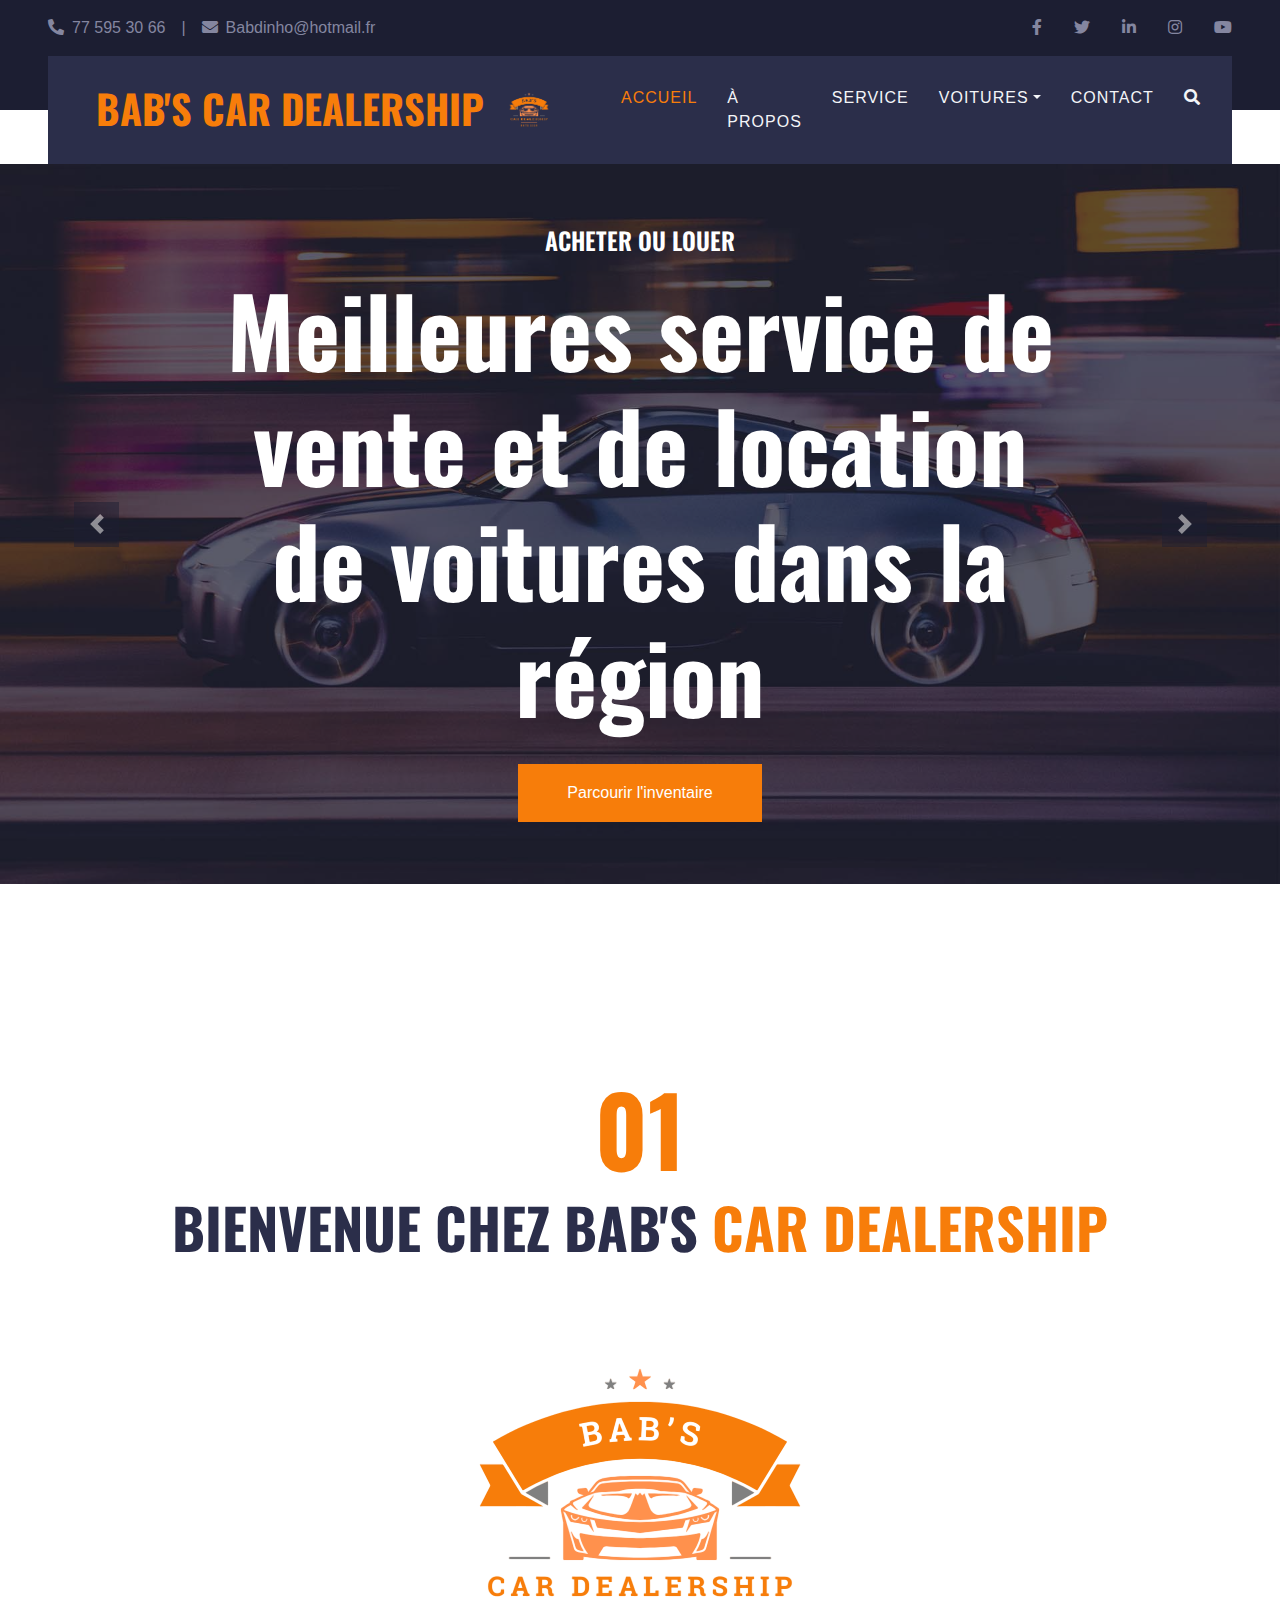
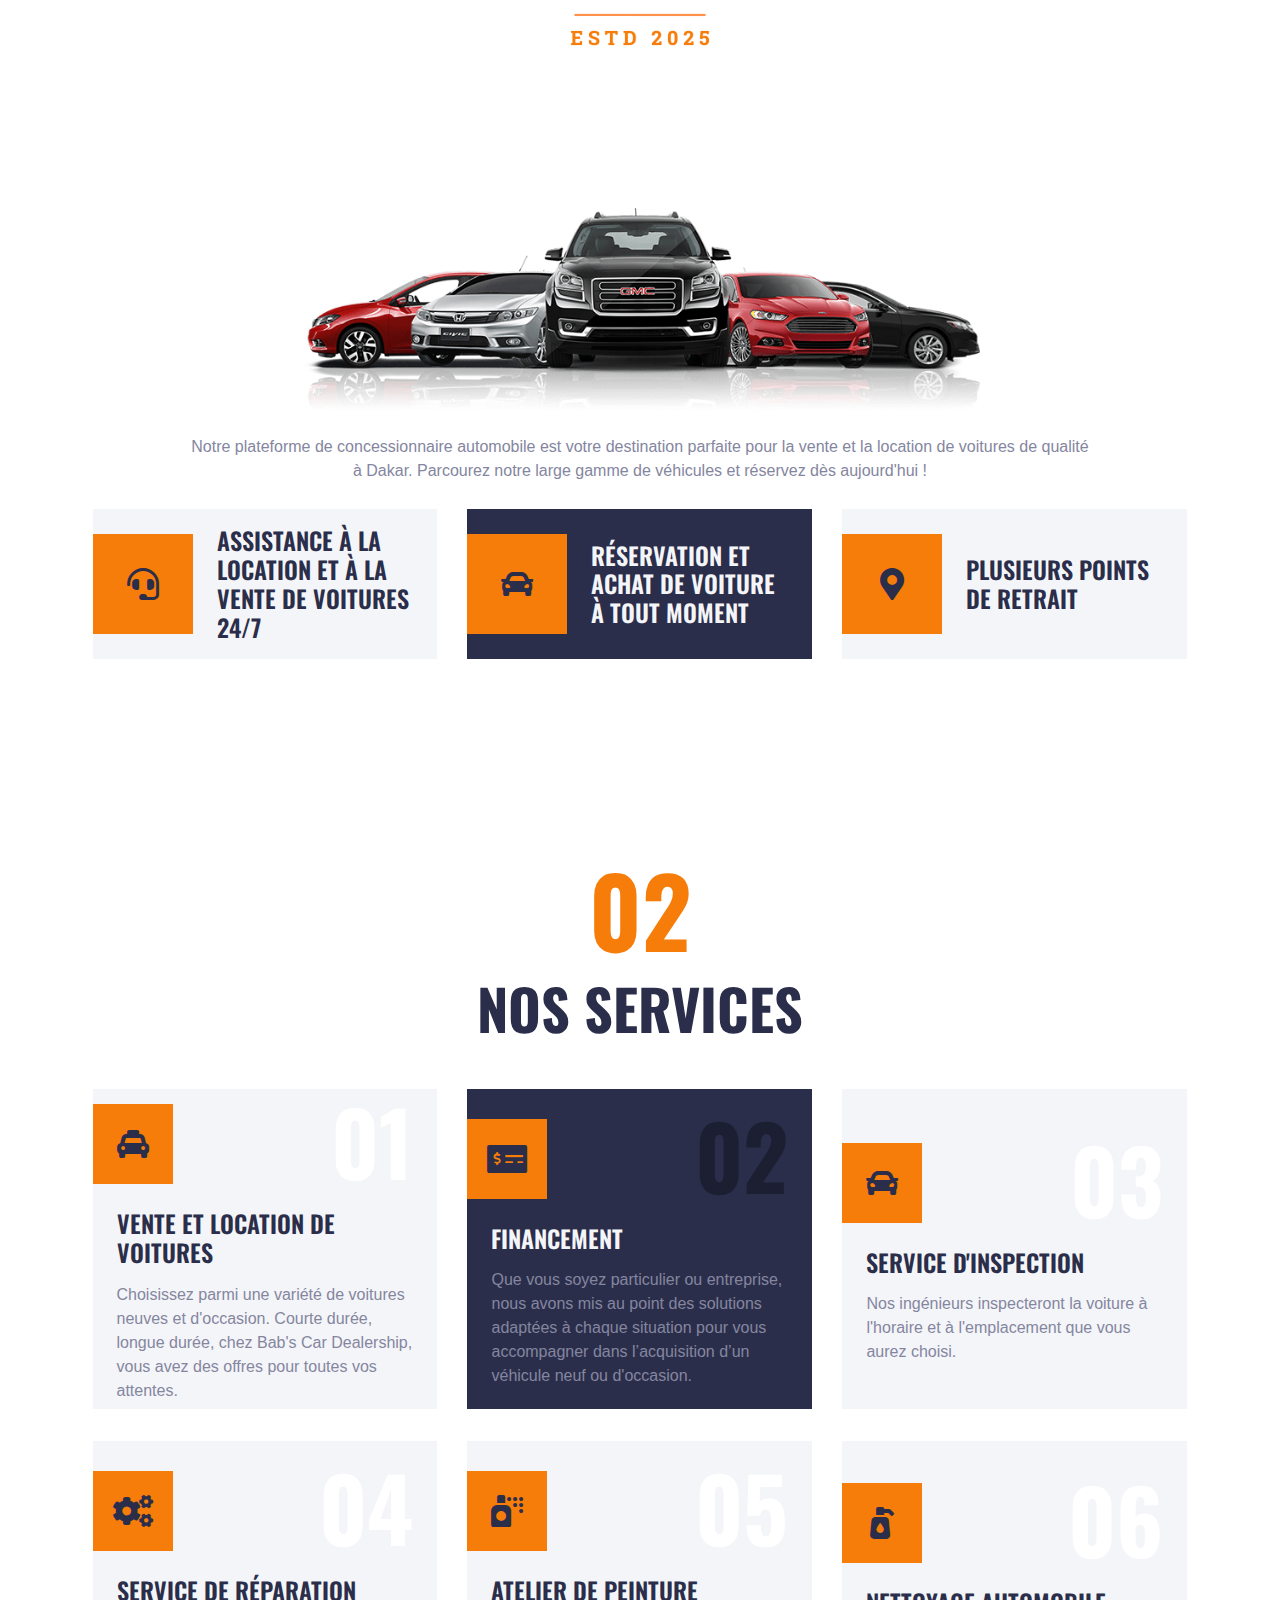
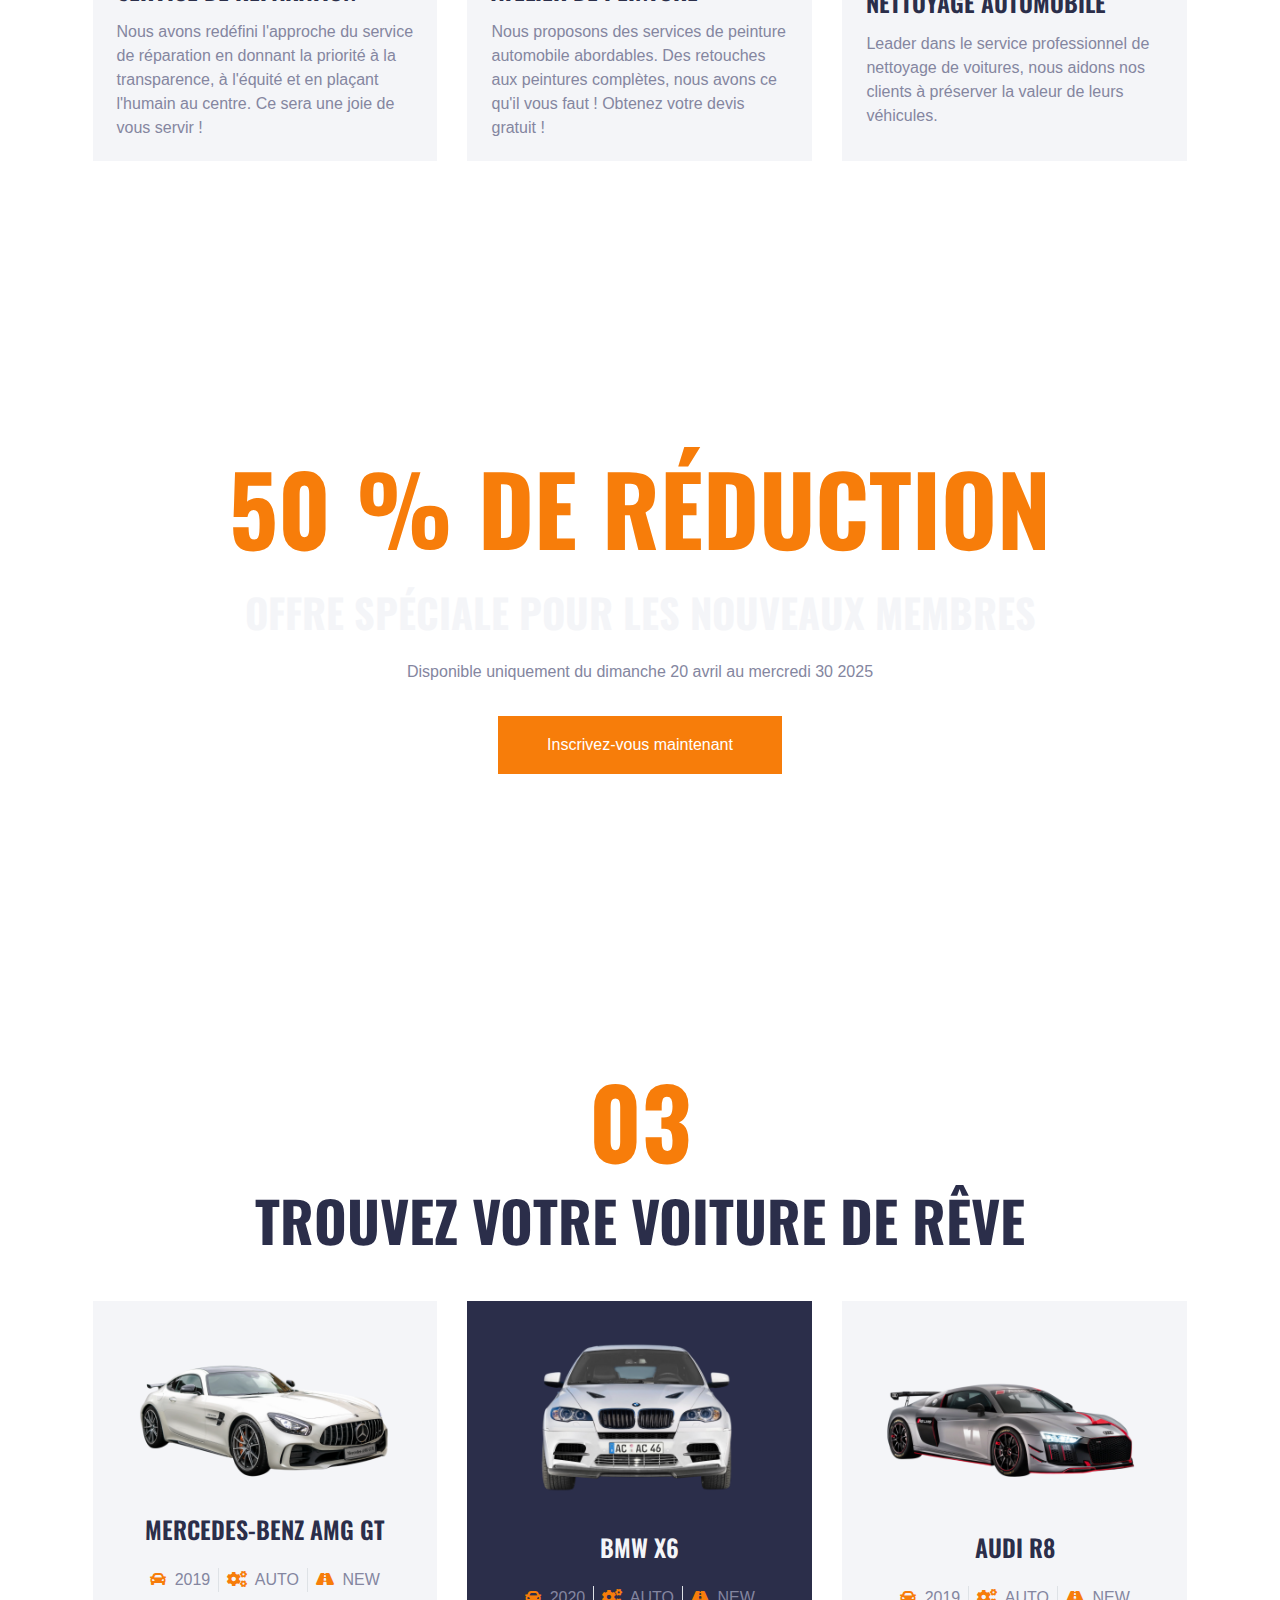
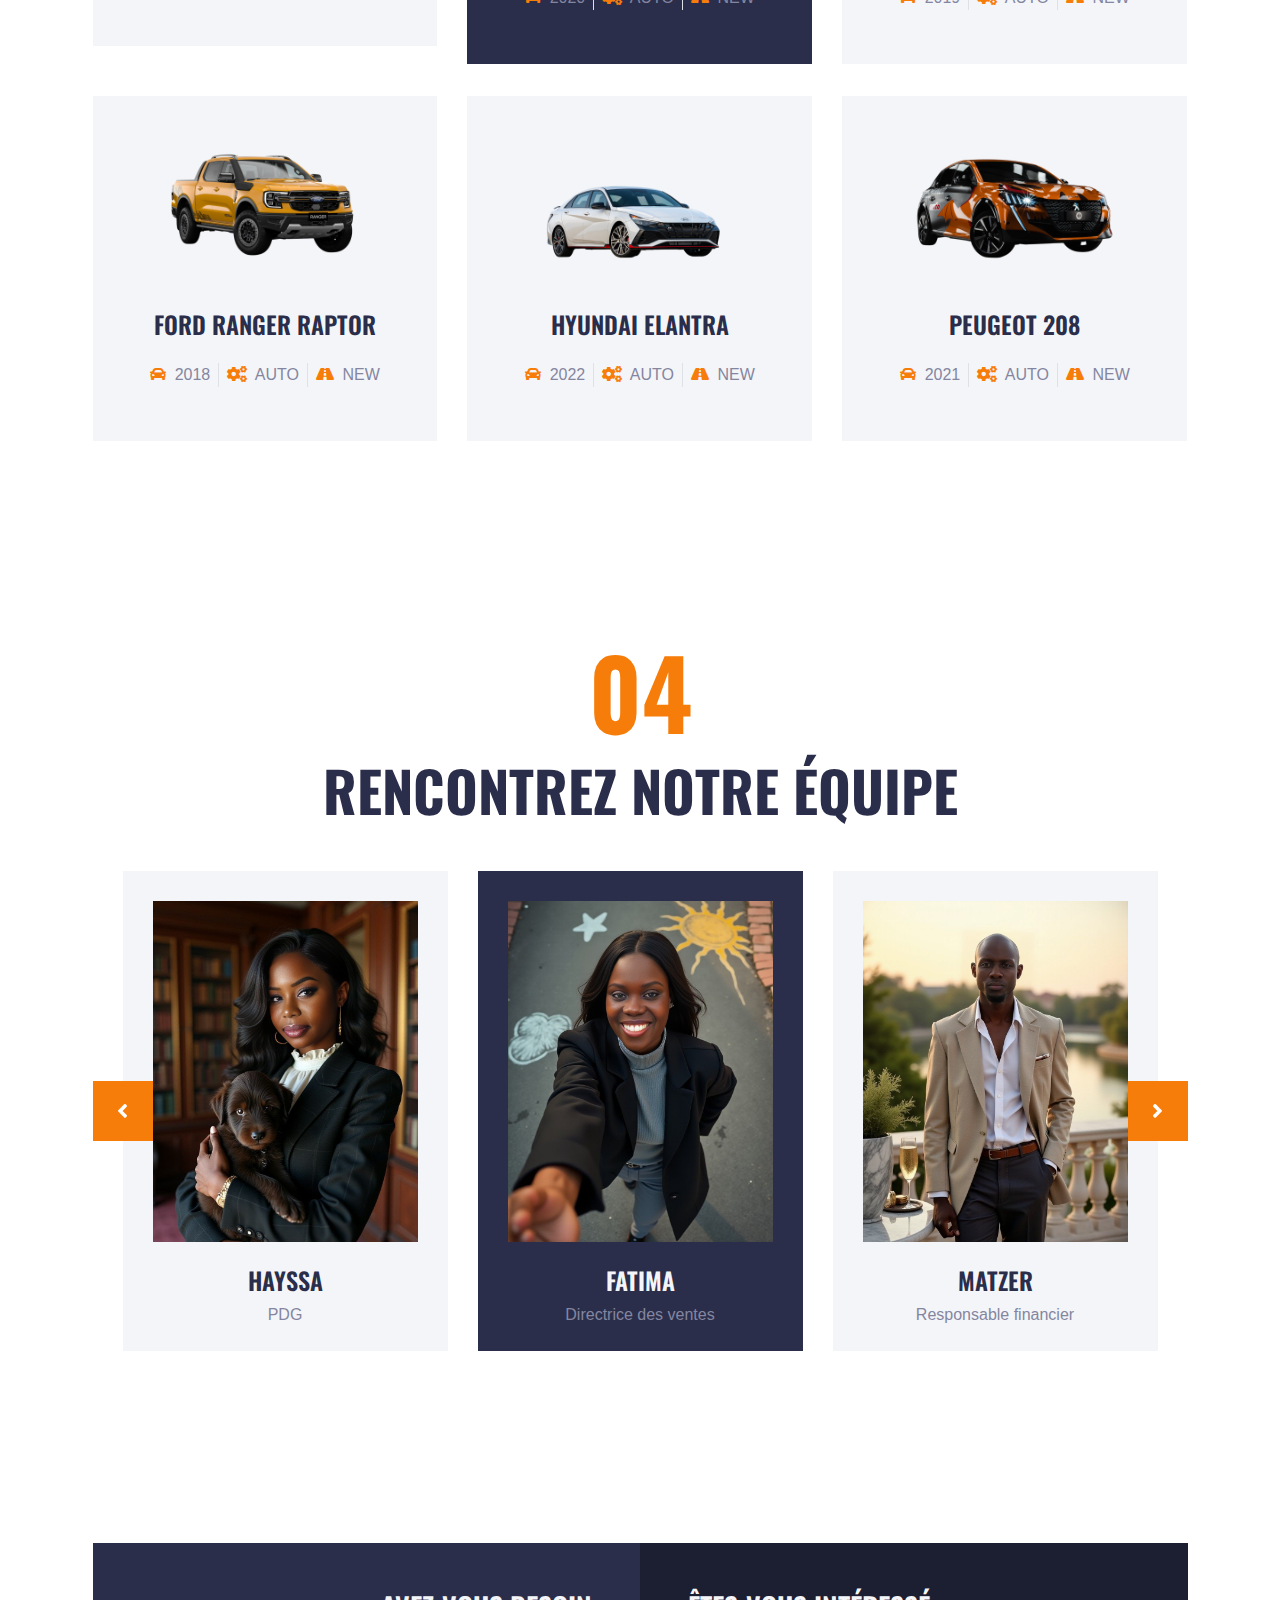
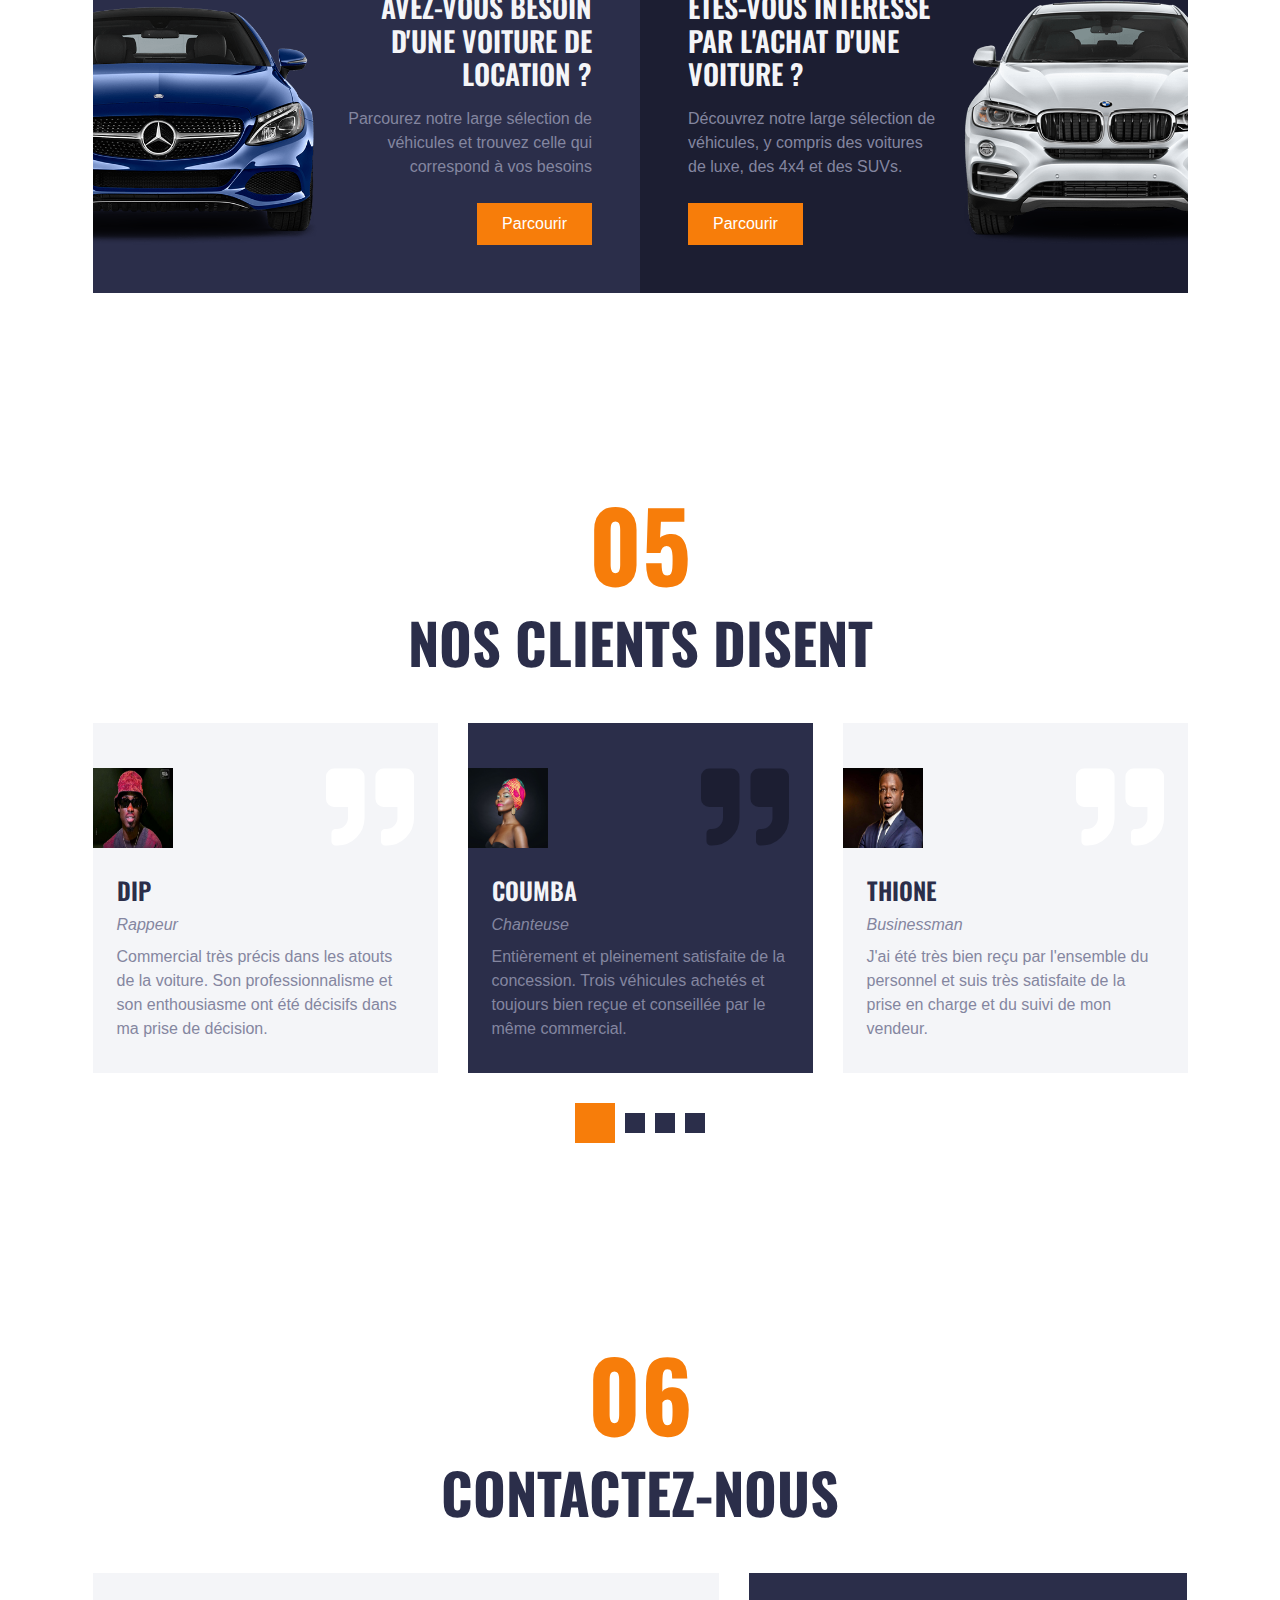
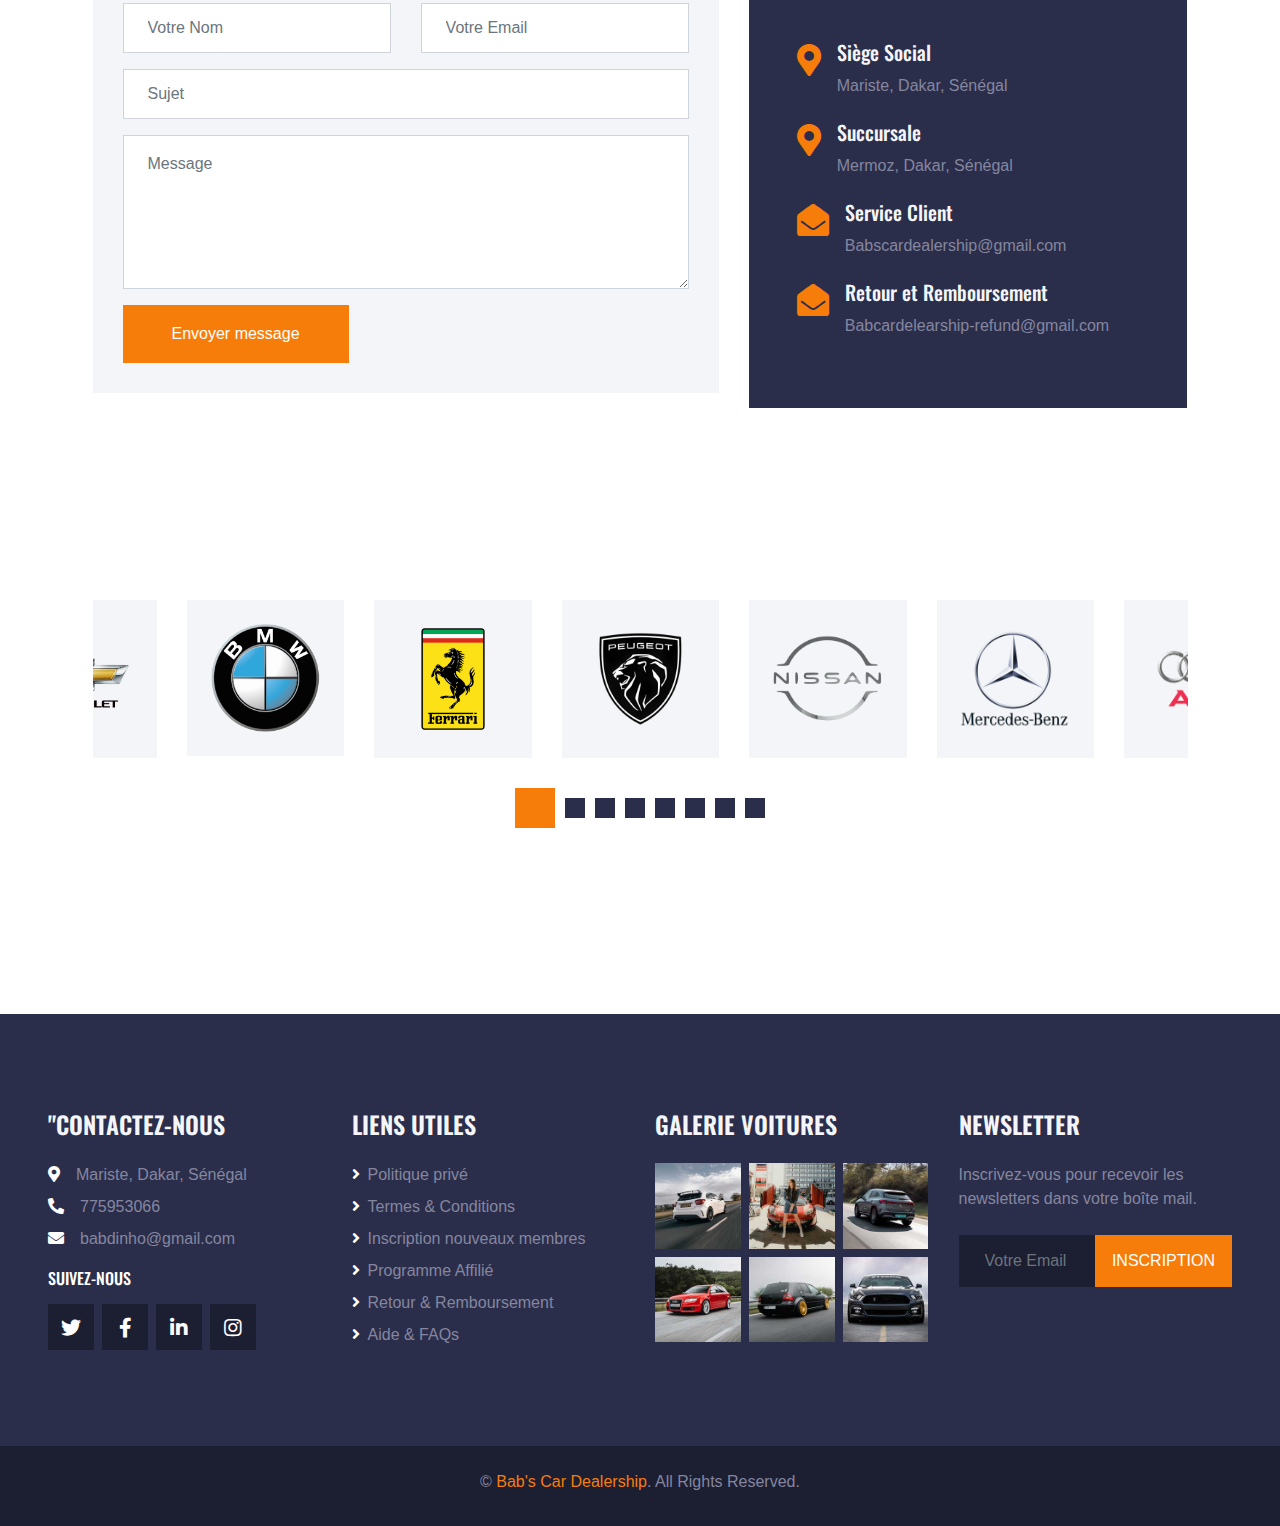
<file: src/main/resources/static/index.html>
<!DOCTYPE html>
<html lang="en">

<head>
    <meta charset="utf-8">
    <title>Bab's Car Dealership</title>
    <meta content="width=device-width, initial-scale=1.0" name="viewport">
    <meta content="Free HTML Templates" name="keywords">
    <meta content="Free HTML Templates" name="description">

    <!-- Favicon -->
    <link href="images/favicon.png" rel="icon">

    <!-- Google Web Fonts -->
    <link rel="preconnect" href="https://fonts.gstatic.com">
    <link href="https://fonts.googleapis.com/css2?family=Oswald:wght@400;500;600;700&family=Rubik&display=swap" rel="stylesheet"> 

    <!-- Font Awesome -->
    <link href="https://cdnjs.cloudflare.com/ajax/libs/font-awesome/5.15.0/css/all.min.css" rel="stylesheet">

    <!-- Libraries Stylesheet -->
    <link href="lib/owlcarousel/assets/owl.carousel.min.css" rel="stylesheet">
    <link href="lib/tempusdominus/css/tempusdominus-bootstrap-4.min.css" rel="stylesheet" />

    <!-- Customized Bootstrap Stylesheet -->
    <link href="css/bootstrap.min.css" rel="stylesheet">

    <!-- Template Stylesheet -->
    <link href="css/style.css" rel="stylesheet">
</head>

<body>
    <!-- Topbar Start -->
    <div class="container-fluid bg-dark py-3 px-lg-5 d-none d-lg-block">
        <div class="row">
            <div class="col-md-6 text-center text-lg-left mb-2 mb-lg-0">
                <div class="d-inline-flex align-items-center">
                    <a class="text-body pr-3" href=""><i class="fa fa-phone-alt mr-2"></i>77 595 30 66</a>
                    <span class="text-body">|</span>
                    <a class="text-body px-3" href=""><i class="fa fa-envelope mr-2"></i>Babdinho@hotmail.fr</a>
                </div>
            </div>
            <div class="col-md-6 text-center text-lg-right">
                <div class="d-inline-flex align-items-center">
                    <a class="text-body px-3" href="https://www.facebook.com/Babdinho/about">
                        <i class="fab fa-facebook-f"></i>
                    </a>
                    <a class="text-body px-3" href="https://x.com/babdinho?t=13I2G4j6tKeGU0a-EnBRMA&s=09">
                        <i class="fab fa-twitter"></i>
                    </a>
                    <a class="text-body px-3" href="https://sn.linkedin.com/in/babacar-mbaye-5043301b5">
                        <i class="fab fa-linkedin-in"></i>
                    </a>
                    <a class="text-body px-3" href="https://www.instagram.com/bab_mbaye/">
                        <i class="fab fa-instagram"></i>
                    </a>
                    <a class="text-body pl-3" href="https://youtube.com/@babdinhombaye">
                        <i class="fab fa-youtube"></i>
                    </a>
                </div>
            </div>
        </div>
    </div>
    <!-- Topbar End -->


    <!-- Navbar Start -->
    <div class="container-fluid position-relative nav-bar p-0">
        <div class="position-relative px-lg-5" style="z-index: 9;">
            <nav class="navbar navbar-expand-lg bg-secondary navbar-dark py-3 py-lg-0 pl-3 pl-lg-5">
                <a href="index.html" class="navbar-brand d-flex align-items-center">
                    <h1 class="text-uppercase text-primary mb-1">Bab's Car Dealership</h1>
                    <img id="logo" src="images/Car-Dealership-logo.png" alt="Car-Dealership-logo">
                </a>
                <button type="button" class="navbar-toggler" data-toggle="collapse" data-target="#navbarCollapse">
                    <span class="navbar-toggler-icon"></span>
                </button>
                <div class="collapse navbar-collapse justify-content-between px-3" id="navbarCollapse">
                    <div class="navbar-nav ml-auto py-0">
                        <a href="index.html" class="nav-item nav-link active">ACCUEIL</a>
                        <a href="about.html" class="nav-item nav-link">À PROPOS</a>
                        <a href="service.html" class="nav-item nav-link">SERVICE</a>
                        <div class="nav-item dropdown">
                            <a href="cars.html" class="nav-link dropdown-toggle" data-toggle="dropdown">VOITURES</a>
                            <div class="dropdown-menu rounded-0 m-0">
                                <a href="new-cars.html" class="dropdown-item">Voitures Neuves</a>
                                <a href="used-cars.html" class="dropdown-item">Voitures D'occasion</a>
                                <a href="rental-cars.html" class="dropdown-item">Voitures de Location</a>
                            </div>
                        </div>
                        <a href="contact.html" class="nav-item nav-link">Contact</a>
                        <!-- 🔍 Search Icon -->
                        <div class="nav-item">
                            <a href="#" class="nav-link" id="search-icon">
                                <i class="fas fa-search"></i>
                            </a>
                        </div>
                    </div>

                    <!-- 🔍 Hidden Search Form -->
                    <form id="search-form" class="search-form ml-3">
                        <input type="text" placeholder="Rechercher..." name="search">
                    </form>

                </div>
            </nav>
        </div>
    </div>
    <!-- Navbar End -->

    <!-- Carousel Start -->
    <div class="container-fluid p-0" style="margin-bottom: 90px;">
        <div id="header-carousel" class="carousel slide" data-ride="carousel">
            <div class="carousel-inner">
                <div class="carousel-item active">
                    <img class="w-100" src="images/carousel-1.jpg" alt="Image">
                    <div class="carousel-caption d-flex flex-column align-items-center justify-content-center">
                        <div class="p-3" style="max-width: 900px;">
                            <h4 class="text-white text-uppercase mb-md-3">Acheter ou louer</h4>
                            <h1 class="display-1 text-white mb-md-4">Meilleures service de vente et de location de voitures dans la région </h1>
                            <a href="new-cars.html" class="btn btn-primary py-md-3 px-md-5 mt-2">Parcourir l'inventaire</a>
                        </div>
                    </div>
                </div>
                <div class="carousel-item">
                    <img class="w-100" src="images/carousel-2.jpg" alt="Image">
                    <div class="carousel-caption d-flex flex-column align-items-center justify-content-center">
                        <div class="p-3" style="max-width: 900px;">
                            <h4 class="text-white text-uppercase mb-md-3">Acheter ou louer</h4>
                            <h1 class="display-1 text-white mb-md-4">Voitures de qualité avec kilométrage illimité</h1>
                            <a href="booking.html" class="btn btn-primary py-md-3 px-md-5 mt-2">Réserver maintenant</a>
                        </div>
                    </div>
                </div>
            </div>
            <a class="carousel-control-prev" href="#header-carousel" data-slide="prev">
                <div class="btn btn-dark" style="width: 45px; height: 45px;">
                    <span class="carousel-control-prev-icon mb-n2"></span>
                </div>
            </a>
            <a class="carousel-control-next" href="#header-carousel" data-slide="next">
                <div class="btn btn-dark" style="width: 45px; height: 45px;">
                    <span class="carousel-control-next-icon mb-n2"></span>
                </div>
            </a>
        </div>
    </div>
    <!-- Carousel End -->


    <!-- About Start -->
    <div class="container-fluid py-5">
        <div class="container pt-5 pb-3">
            <h1 class="display-1 text-primary text-center">01</h1>
            <h1 class="display-4 text-uppercase text-center mb-5">Bienvenue chez Bab's <span class="text-primary">Car Dealership</span><img src="images/Car-Dealership-logo.png" alt="Car-Dealership-logo"></h1>
            <div class="row justify-content-center">
                <div class="col-lg-10 text-center">
                    <img class="w-75 mb-4" src="images/about.png" alt="">
                    <p> Notre plateforme de concessionnaire automobile est votre destination parfaite pour la vente et la location de voitures de qualité à Dakar. Parcourez notre large gamme de véhicules et réservez dès aujourd'hui !</p>
                </div>
            </div>
            <div class="row mt-3">
                <div class="col-lg-4 mb-2">
                    <div class="d-flex align-items-center bg-light p-4 mb-4" style="height: 150px;">
                        <div class="d-flex align-items-center justify-content-center flex-shrink-0 bg-primary ml-n4 mr-4" style="width: 100px; height: 100px">
                            <i class="fa fa-2x fa-headset text-secondary"></i>
                        </div>
                        <h4 class="text-uppercase m-0">Assistance à la location et à la vente de voitures 24/7 </h4>
                    </div>
                </div>
                <div class="col-lg-4 mb-2">
                    <div class="d-flex align-items-center bg-secondary p-4 mb-4" style="height: 150px;">
                        <div class="d-flex align-items-center justify-content-center flex-shrink-0 bg-primary ml-n4 mr-4" style="width: 100px; height: 100px;">
                            <i class="fa fa-2x fa-car text-secondary"></i>
                        </div>
                        <h4 class="text-light text-uppercase m-0">Réservation et achat de voiture à tout moment</h4>
                    </div>
                </div>
                <div class="col-lg-4 mb-2">
                    <div class="d-flex align-items-center bg-light p-4 mb-4" style="height: 150px;">
                        <div class="d-flex align-items-center justify-content-center flex-shrink-0 bg-primary ml-n4 mr-4" style="width: 100px; height: 100px;">
                            <i class="fa fa-2x fa-map-marker-alt text-secondary"></i>
                        </div>
                        <h4 class="text-uppercase m-0">Plusieurs points de retrait</h4>
                    </div>
                </div>
            </div>
        </div>
    </div>
    <!-- About End -->
    

    <!-- Services Start -->
    <div class="container-fluid py-5">
        <div class="container pt-5 pb-3">
            <h1 class="display-1 text-primary text-center">02</h1>
            <h1 class="display-4 text-uppercase text-center mb-5">Nos services</h1>
            <div class="row">
                <div class="col-lg-4 col-md-6 mb-2">
                    <div class="service-item d-flex flex-column justify-content-center px-4 mb-4">
                        <div class="d-flex align-items-center justify-content-between mb-3">
                            <div class="d-flex align-items-center justify-content-center bg-primary ml-n4" style="width: 80px; height: 80px;">
                                <i class="fa fa-2x fa-taxi text-secondary"></i>
                            </div>
                            <h1 class="display-2 text-white mt-n2 m-0">01</h1>
                        </div>
                        <h4 class="text-uppercase mb-3">Vente et location de voitures</h4>
                        <p class="m-0">Choisissez parmi une variété de voitures neuves et d'occasion. Courte durée, longue durée, chez Bab's Car Dealership, vous avez des offres pour toutes vos attentes.</p>
                    </div>
                </div>
                <div class="col-lg-4 col-md-6 mb-2">
                    <div class="service-item active d-flex flex-column justify-content-center px-4 mb-4">
                        <div class="d-flex align-items-center justify-content-between mb-3">
                            <div class="d-flex align-items-center justify-content-center bg-primary ml-n4" style="width: 80px; height: 80px;">
                                <i class="fa fa-2x fa-money-check-alt text-secondary"></i>
                            </div>
                            <h1 class="display-2 text-white mt-n2 m-0">02</h1>
                        </div>
                        <h4 class="text-uppercase mb-3">Financement</h4>
                        <p class="m-0">Que vous soyez particulier ou entreprise, nous avons mis au point des solutions adaptées à chaque situation pour vous accompagner dans l’acquisition d’un véhicule neuf ou d'occasion.</p>
                    </div>
                </div>
                <div class="col-lg-4 col-md-6 mb-2">
                    <div class="service-item d-flex flex-column justify-content-center px-4 mb-4">
                        <div class="d-flex align-items-center justify-content-between mb-3">
                            <div class="d-flex align-items-center justify-content-center bg-primary ml-n4" style="width: 80px; height: 80px;">
                                <i class="fa fa-2x fa-car text-secondary"></i>
                            </div>
                            <h1 class="display-2 text-white mt-n2 m-0">03</h1>
                        </div>
                        <h4 class="text-uppercase mb-3">Service d'inspection</h4>
                        <p class="m-0">Nos ingénieurs inspecteront la voiture à l'horaire et à l'emplacement que vous aurez choisi.</p>
                    </div>
                </div>
                <div class="col-lg-4 col-md-6 mb-2">
                    <div class="service-item d-flex flex-column justify-content-center px-4 mb-4">
                        <div class="d-flex align-items-center justify-content-between mb-3">
                            <div class="d-flex align-items-center justify-content-center bg-primary ml-n4" style="width: 80px; height: 80px;">
                                <i class="fa fa-2x fa-cogs text-secondary"></i>
                            </div>
                            <h1 class="display-2 text-white mt-n2 m-0">04</h1>
                        </div>
                        <h4 class="text-uppercase mb-3">Service de réparation</h4>
                        <p class="m-0">Nous avons redéfini l'approche du service de réparation en donnant la priorité à la transparence, à l'équité et en plaçant l'humain au centre. Ce sera une joie de vous servir !</p>
                    </div>
                </div>
                <div class="col-lg-4 col-md-6 mb-2">
                    <div class="service-item d-flex flex-column justify-content-center px-4 mb-4">
                        <div class="d-flex align-items-center justify-content-between mb-3">
                            <div class="d-flex align-items-center justify-content-center bg-primary ml-n4" style="width: 80px; height: 80px;">
                                <i class="fa fa-2x fa-spray-can text-secondary"></i>
                            </div>
                            <h1 class="display-2 text-white mt-n2 m-0">05</h1>
                        </div>
                        <h4 class="text-uppercase mb-3">Atelier de peinture</h4>
                        <p class="m-0">Nous proposons des services de peinture automobile abordables. Des retouches aux peintures complètes, nous avons ce qu'il vous faut ! Obtenez votre devis gratuit !</p>
                    </div>
                </div>
                <div class="col-lg-4 col-md-6 mb-2">
                    <div class="service-item d-flex flex-column justify-content-center px-4 mb-4">
                        <div class="d-flex align-items-center justify-content-between mb-3">
                            <div class="d-flex align-items-center justify-content-center bg-primary ml-n4" style="width: 80px; height: 80px;">
                                <i class="fa fa-2x fa-pump-soap text-secondary"></i>
                            </div>
                            <h1 class="display-2 text-white mt-n2 m-0">06</h1>
                        </div>
                        <h4 class="text-uppercase mb-3">Nettoyage automobile</h4>
                        <p class="m-0">Leader dans le service professionnel de nettoyage de voitures, nous aidons nos clients à préserver la valeur de leurs véhicules.</p>
                    </div>
                </div>
            </div>
        </div>
    </div>
    <!-- Services End -->


    <!-- Banner Start -->
    <div class="container-fluid py-5">
        <div class="container py-5">
            <div class="bg-banner py-5 px-4 text-center">
                <div class="py-5">
                    <h1 class="display-1 text-uppercase text-primary mb-4">50 % de réduction</h1>
                    <h1 class="text-uppercase text-light mb-4">Offre spéciale pour les nouveaux membres</h1>
                    <p class="mb-4">Disponible uniquement du dimanche 20 avril au mercredi 30 2025</p>
                    <a class="btn btn-primary mt-2 py-3 px-5" href="#newsletter">Inscrivez-vous maintenant</a>
                </div>
            </div>
        </div>
    </div>
    <!-- Banner End -->


    <!-- Rent or buy a Car Start -->
    <div class="container-fluid py-5">
        <div class="container pt-5 pb-3">
            <h1 class="display-1 text-primary text-center">03</h1>
            <h1 class="display-4 text-uppercase text-center mb-5">Trouvez votre voiture de rêve</h1>
            <div class="row">
                <div class="col-lg-4 col-md-6 mb-2">
                    <div class="rent-item mb-4">
                        <img class="img-fluid mb-4" src="images/Mercedes-Benz AMG GT.png" alt="">
                        <h4 class="text-uppercase mb-4">Mercedes-Benz AMG GT</h4>
                        <div class="d-flex justify-content-center mb-4">
                            <div class="px-2">
                                <i class="fa fa-car text-primary mr-1"></i>
                                <span>2019</span>
                            </div>
                            <div class="px-2 border-left border-right">
                                <i class="fa fa-cogs text-primary mr-1"></i>
                                <span>AUTO</span>
                            </div>
                            <div class="px-2">
                                <i class="fa fa-road text-primary mr-1"></i>
                                <span>NEW</span>
                            </div>
                        </div>

                    </div>
                </div>
                <div class="col-lg-4 col-md-6 mb-2">
                    <div class="rent-item active mb-4">
                        <img class="img-fluid mb-4" src="images/BMW X6.png" alt="">
                        <h4 class="text-uppercase mb-4">BMW X6</h4>
                        <div class="d-flex justify-content-center mb-4">
                            <div class="px-2">
                                <i class="fa fa-car text-primary mr-1"></i>
                                <span>2020</span>
                            </div>
                            <div class="px-2 border-left border-right">
                                <i class="fa fa-cogs text-primary mr-1"></i>
                                <span>AUTO</span>
                            </div>
                            <div class="px-2">
                                <i class="fa fa-road text-primary mr-1"></i>
                                <span>NEW</span>
                            </div>
                        </div>

                    </div>
                </div>
                <div class="col-lg-4 col-md-6 mb-2">
                    <div class="rent-item mb-4">
                        <img class="img-fluid mb-4" src="images/Audi r8.png" alt="">
                        <h4 class="text-uppercase mb-4">Audi r8</h4>
                        <div class="d-flex justify-content-center mb-4">
                            <div class="px-2">
                                <i class="fa fa-car text-primary mr-1"></i>
                                <span>2019</span>
                            </div>
                            <div class="px-2 border-left border-right">
                                <i class="fa fa-cogs text-primary mr-1"></i>
                                <span>AUTO</span>
                            </div>
                            <div class="px-2">
                                <i class="fa fa-road text-primary mr-1"></i>
                                <span>NEW</span>
                            </div>
                        </div>

                    </div>
                </div>
                <div class="col-lg-4 col-md-6 mb-2">
                    <div class="rent-item mb-4">
                        <img class="img-fluid mb-4" src="images/Ford Ranger Raptor.png" alt="">
                        <h4 class="text-uppercase mb-4">Ford Ranger Raptor</h4>
                        <div class="d-flex justify-content-center mb-4">
                            <div class="px-2">
                                <i class="fa fa-car text-primary mr-1"></i>
                                <span>2018</span>
                            </div>
                            <div class="px-2 border-left border-right">
                                <i class="fa fa-cogs text-primary mr-1"></i>
                                <span>AUTO</span>
                            </div>
                            <div class="px-2">
                                <i class="fa fa-road text-primary mr-1"></i>
                                <span>NEW</span>
                            </div>
                        </div>

                    </div>
                </div>
                <div class="col-lg-4 col-md-6 mb-2">
                    <div class="rent-item mb-4">
                        <img class="img-fluid mb-4" src="images/Hyundai Elantra.png" alt="">
                        <h4 class="text-uppercase mb-4">Hyundai Elantra</h4>
                        <div class="d-flex justify-content-center mb-4">
                            <div class="px-2">
                                <i class="fa fa-car text-primary mr-1"></i>
                                <span>2022</span>
                            </div>
                            <div class="px-2 border-left border-right">
                                <i class="fa fa-cogs text-primary mr-1"></i>
                                <span>AUTO</span>
                            </div>
                            <div class="px-2">
                                <i class="fa fa-road text-primary mr-1"></i>
                                <span>NEW</span>
                            </div>
                        </div>

                    </div>
                </div>
                <div class="col-lg-4 col-md-6 mb-2">
                    <div class="rent-item mb-4">
                        <img class="img-fluid mb-4" src="images/Peugeot 208.png" alt="">
                        <h4 class="text-uppercase mb-4">Peugeot 208</h4>
                        <div class="d-flex justify-content-center mb-4">
                            <div class="px-2">
                                <i class="fa fa-car text-primary mr-1"></i>
                                <span>2021</span>
                            </div>
                            <div class="px-2 border-left border-right">
                                <i class="fa fa-cogs text-primary mr-1"></i>
                                <span>AUTO</span>
                            </div>
                            <div class="px-2">
                                <i class="fa fa-road text-primary mr-1"></i>
                                <span>NEW</span>
                            </div>
                        </div>

                    </div>
                </div>
            </div>
        </div>
    </div>
    <!-- Rent or buy a Car End -->


    <!-- Team Start -->
    <div class="container-fluid py-5">
        <div class="container py-5">
            <h1 class="display-1 text-primary text-center">04</h1>
            <h1 class="display-4 text-uppercase text-center mb-5">Rencontrez notre équipe</h1>
            <div class="owl-carousel team-carousel position-relative" style="padding: 0 30px;">
                <div class="team-item">
                    <img class="img-fluid w-100" src="images/team-1.jpg" alt="">
                    <div class="position-relative py-4">
                        <h4 class="text-uppercase">Fatima</h4>
                        <p class="m-0">Directrice des ventes</p>
                        <div class="team-social position-absolute w-100 h-100 d-flex align-items-center justify-content-center">
                            <a class="btn btn-lg btn-primary btn-lg-square mx-1" href="#"><i class="fab fa-twitter"></i></a>
                            <a class="btn btn-lg btn-primary btn-lg-square mx-1" href="#"><i class="fab fa-facebook-f"></i></a>
                            <a class="btn btn-lg btn-primary btn-lg-square mx-1" href="#"><i class="fab fa-linkedin-in"></i></a>
                        </div>
                    </div>
                </div>
                <div class="team-item">
                    <img class="img-fluid w-100" src="images/team-2.jpg" alt="">
                    <div class="position-relative py-4">
                        <h4 class="text-uppercase">Matzer</h4>
                        <p class="m-0">Responsable financier</p>
                        <div class="team-social position-absolute w-100 h-100 d-flex align-items-center justify-content-center">
                            <a class="btn btn-lg btn-primary btn-lg-square mx-1" href="#"><i class="fab fa-twitter"></i></a>
                            <a class="btn btn-lg btn-primary btn-lg-square mx-1" href="#"><i class="fab fa-facebook-f"></i></a>
                            <a class="btn btn-lg btn-primary btn-lg-square mx-1" href="#"><i class="fab fa-linkedin-in"></i></a>
                        </div>
                    </div>
                </div>
                <div class="team-item">
                    <img class="img-fluid w-100" src="images/team-3.jpg" alt="">
                    <div class="position-relative py-4">
                        <h4 class="text-uppercase">Zayn Zoubi</h4>
                        <p class="m-0">Responsable administratif</p>
                        <div class="team-social position-absolute w-100 h-100 d-flex align-items-center justify-content-center">
                            <a class="btn btn-lg btn-primary btn-lg-square mx-1" href="#"><i class="fab fa-twitter"></i></a>
                            <a class="btn btn-lg btn-primary btn-lg-square mx-1" href="#"><i class="fab fa-facebook-f"></i></a>
                            <a class="btn btn-lg btn-primary btn-lg-square mx-1" href="#"><i class="fab fa-linkedin-in"></i></a>
                        </div>
                    </div>
                </div>
                <div class="team-item">
                    <img class="img-fluid w-100" src="images/team-4.jpg" alt="">
                    <div class="position-relative py-4">
                        <h4 class="text-uppercase">Hayssa</h4>
                        <p class="m-0">PDG</p>
                        <div class="team-social position-absolute w-100 h-100 d-flex align-items-center justify-content-center">
                            <a class="btn btn-lg btn-primary btn-lg-square mx-1" href="#"><i class="fab fa-twitter"></i></a>
                            <a class="btn btn-lg btn-primary btn-lg-square mx-1" href="#"><i class="fab fa-facebook-f"></i></a>
                            <a class="btn btn-lg btn-primary btn-lg-square mx-1" href="#"><i class="fab fa-linkedin-in"></i></a>
                        </div>
                    </div>
                </div>
            </div>
        </div>
    </div>
    <!-- Team End -->


    <!-- Banner Start -->
    <div class="container-fluid py-5">
        <div class="container py-5">
            <div class="row mx-0">
                <div class="col-lg-6 px-0">
                    <div class="px-5 bg-secondary d-flex align-items-center justify-content-between" style="height: 350px;">
                        <img class="img-fluid flex-shrink-0 ml-n5 w-50 mr-4" src="images/banner-left.png" alt="">
                        <div class="text-right">
                            <h3 class="text-uppercase text-light mb-3">Avez-vous besoin d'une voiture de location ?</h3>
                            <p class="mb-4">Parcourez notre large sélection de véhicules et trouvez celle qui correspond à vos besoins </p>
                            <a class="btn btn-primary py-2 px-4" href="rental-cars.html">Parcourir</a>
                        </div>
                    </div>
                </div>
                <div class="col-lg-6 px-0">
                    <div class="px-5 bg-dark d-flex align-items-center justify-content-between" style="height: 350px;">
                        <div class="text-left">
                            <h3 class="text-uppercase text-light mb-3">Êtes-vous intéressé par l'achat d'une voiture ?</h3>
                            <p class="mb-4">Découvrez notre large sélection de véhicules, y compris des voitures de luxe, des 4x4 et des SUVs.</p>
                            <a class="btn btn-primary py-2 px-4" href="new-cars.html">Parcourir</a>
                        </div>
                        <img class="img-fluid flex-shrink-0 mr-n5 w-50 ml-4" src="images/banner-right.png" alt="">
                    </div>
                </div>
            </div>
        </div>
    </div>
    <!-- Banner End -->


    <!-- Testimonial Start -->
    <div class="container-fluid py-5">
        <div class="container py-5">
            <h1 class="display-1 text-primary text-center">05</h1>
            <h1 class="display-4 text-uppercase text-center mb-5">Nos clients disent</h1>
            <div class="owl-carousel testimonial-carousel">
                <div class="testimonial-item d-flex flex-column justify-content-center px-4">
                    <div class="d-flex align-items-center justify-content-between mb-3">
                        <img class="img-fluid ml-n4" src="images/testimonial-1.jpg" alt="">
                        <h1 class="display-2 text-white m-0 fa fa-quote-right"></h1>
                    </div>
                    <h4 class="text-uppercase mb-2">Coumba</h4>
                    <i class="mb-2">Chanteuse</i>
                    <p class="m-0">Entièrement et pleinement satisfaite de la concession. Trois véhicules achetés et toujours bien reçue et conseillée par le même commercial.</p>
                </div>
                <div class="testimonial-item d-flex flex-column justify-content-center px-4">
                    <div class="d-flex align-items-center justify-content-between mb-3">
                        <img class="img-fluid ml-n4" src="images/testimonial-2.jpg" alt="">
                        <h1 class="display-2 text-white m-0 fa fa-quote-right"></h1>
                    </div>
                    <h4 class="text-uppercase mb-2">Thione</h4>
                    <i class="mb-2">Businessman</i>
                    <p class="m-0">J'ai été très bien reçu par l'ensemble du personnel et suis très satisfaite de la prise en charge et du suivi de mon vendeur.</p>
                </div>
                <div class="testimonial-item d-flex flex-column justify-content-center px-4">
                    <div class="d-flex align-items-center justify-content-between mb-3">
                        <img class="img-fluid ml-n4" src="images/testimonial-3.jpg" alt="">
                        <h1 class="display-2 text-white m-0 fa fa-quote-right"></h1>
                    </div>
                    <h4 class="text-uppercase mb-2">Akon</h4>
                    <i class="mb-2">Chanteur</i>
                    <p class="m-0">J'ai attribué 5 étoiles, car cela est mérité à tout niveau. Je remercie le commercial pour sa cordialité, son accueil et surtout sa compétence.</p>
                </div>
                <div class="testimonial-item d-flex flex-column justify-content-center px-4">
                    <div class="d-flex align-items-center justify-content-between mb-3">
                        <img class="img-fluid ml-n4" src="images/testimonial-4.jpg" alt="">
                        <h1 class="display-2 text-white m-0 fa fa-quote-right"></h1>
                    </div>
                    <h4 class="text-uppercase mb-2">Dip</h4>
                    <i class="mb-2">Rappeur</i>
                    <p class="m-0">Commercial très précis dans les atouts de la voiture. Son professionnalisme et son enthousiasme ont été décisifs dans ma prise de décision.</p>
                </div>
            </div>
        </div>
    </div>
    <!-- Testimonial End -->


    <!-- Contact Start -->
    <div class="container-fluid py-5">
        <div class="container pt-5 pb-3">
            <h1 class="display-1 text-primary text-center">06</h1>
            <h1 class="display-4 text-uppercase text-center mb-5">Contactez-nous</h1>
            <div class="row">
                <div class="col-lg-7 mb-2">
                    <div class="contact-form bg-light mb-4" style="padding: 30px;">
                        <form>
                            <div class="row">
                                <div class="col-6 form-group">
                                    <input type="text" class="form-control p-4" placeholder="Votre Nom" required="required">
                                </div>
                                <div class="col-6 form-group">
                                    <input type="email" class="form-control p-4" placeholder="Votre Email" required="required">
                                </div>
                            </div>
                            <div class="form-group">
                                <input type="text" class="form-control p-4" placeholder="Sujet" required="required">
                            </div>
                            <div class="form-group">
                                <textarea class="form-control py-3 px-4" rows="5" placeholder="Message" required="required"></textarea>
                            </div>
                            <div>
                                <button class="btn btn-primary py-3 px-5" type="submit">Envoyer message</button>
                            </div>
                        </form>
                    </div>
                </div>
                <div class="col-lg-5 mb-2">
                    <div class="bg-secondary d-flex flex-column justify-content-center px-5 mb-4" style="height: 435px;">
                        <div class="d-flex mb-3">
                            <i class="fa fa-2x fa-map-marker-alt text-primary flex-shrink-0 mr-3"></i>
                            <div class="mt-n1">
                                <h5 class="text-light">Siège Social </h5>
                                <p>Mariste, Dakar, Sénégal</p>
                            </div>
                        </div>
                        <div class="d-flex mb-3">
                            <i class="fa fa-2x fa-map-marker-alt text-primary flex-shrink-0 mr-3"></i>
                            <div class="mt-n1">
                                <h5 class="text-light">Succursale</h5>
                                <p>Mermoz, Dakar, Sénégal</p>
                            </div>
                        </div>
                        <div class="d-flex mb-3">
                            <i class="fa fa-2x fa-envelope-open text-primary flex-shrink-0 mr-3"></i>
                            <div class="mt-n1">
                                <h5 class="text-light">Service Client</h5>
                                <p>Babscardealership@gmail.com</p>
                            </div>
                        </div>
                        <div class="d-flex">
                            <i class="fa fa-2x fa-envelope-open text-primary flex-shrink-0 mr-3"></i>
                            <div class="mt-n1">
                                <h5 class="text-light">Retour et Remboursement</h5>
                                <p class="m-0">Babcardelearship-refund@gmail.com</p>
                            </div>
                        </div>
                    </div>
                </div>
            </div>
        </div>
    </div>
    <!-- Contact End -->


    <!-- Vendor Start -->
    <div class="container-fluid py-5">
        <div class="container py-5">
            <div class="owl-carousel vendor-carousel">
                <div class="bg-light p-4">
                    <img src="images/vendor-1.png" alt="">
                </div>
                <div class="bg-light p-4">
                    <img src="images/vendor-2.png" alt="">
                </div>
                <div class="bg-light p-4">
                    <img src="images/vendor-3.png" alt="">
                </div>
                <div class="bg-light p-4">
                    <img src="images/vendor-4.png" alt="">
                </div>
                <div class="bg-light p-4">
                    <img src="images/vendor-5.png" alt="">
                </div>
                <div class="bg-light p-4">
                    <img src="images/vendor-6.png" alt="">
                </div>
                <div class="bg-light p-4">
                    <img src="images/vendor-7.png" alt="">
                </div>
                <div class="bg-light p-4">
                    <img src="images/vendor-8.png" alt="">
                </div>
            </div>
        </div>
    </div>
    <!-- Vendor End -->


    <!-- Footer Start -->
    <div class="container-fluid bg-secondary py-5 px-sm-3 px-md-5" style="margin-top: 90px;">
        <div class="row pt-5">
            <div class="col-lg-3 col-md-6 mb-5">
                <h4 class="text-uppercase text-light mb-4">"Contactez-nous</h4>
                <p class="mb-2"><i class="fa fa-map-marker-alt text-white mr-3"></i>Mariste, Dakar, Sénégal</p>
                <p class="mb-2"><i class="fa fa-phone-alt text-white mr-3"></i>775953066</p>
                <p><i class="fa fa-envelope text-white mr-3"></i>babdinho@gmail.com</p>
                <h6 class="text-uppercase text-white py-2">Suivez-nous</h6>
                <div class="d-flex justify-content-start">
                    <a class="btn btn-lg btn-dark btn-lg-square mr-2" href="#"><i class="fab fa-twitter"></i></a>
                    <a class="btn btn-lg btn-dark btn-lg-square mr-2" href="#"><i class="fab fa-facebook-f"></i></a>
                    <a class="btn btn-lg btn-dark btn-lg-square mr-2" href="#"><i class="fab fa-linkedin-in"></i></a>
                    <a class="btn btn-lg btn-dark btn-lg-square" href="#"><i class="fab fa-instagram"></i></a>
                </div>
            </div>
            <div class="col-lg-3 col-md-6 mb-5">
                <h4 class="text-uppercase text-light mb-4">Liens utiles</h4>
                <div class="d-flex flex-column justify-content-start">
                    <a class="text-body mb-2" href="#"><i class="fa fa-angle-right text-white mr-2"></i>Politique privé</a>
                    <a class="text-body mb-2" href="#"><i class="fa fa-angle-right text-white mr-2"></i>Termes & Conditions</a>
                    <a class="text-body mb-2" href="#"><i class="fa fa-angle-right text-white mr-2"></i>Inscription nouveaux membres</a>
                    <a class="text-body mb-2" href="#"><i class="fa fa-angle-right text-white mr-2"></i>Programme Affilié</a>
                    <a class="text-body mb-2" href="#"><i class="fa fa-angle-right text-white mr-2"></i>Retour & Remboursement</a>
                    <a class="text-body" href="#"><i class="fa fa-angle-right text-white mr-2"></i>Aide & FAQs</a>
                </div>
            </div>
            <div class="col-lg-3 col-md-6 mb-5">
                <h4 class="text-uppercase text-light mb-4">Galerie Voitures</h4>
                <div class="row mx-n1">
                    <div class="col-4 px-1 mb-2">
                        <a href=""><img class="w-100" src="images/gallery-1.jpg" alt=""></a>
                    </div>
                    <div class="col-4 px-1 mb-2">
                        <a href=""><img class="w-100" src="images/gallery-2.jpg" alt=""></a>
                    </div>
                    <div class="col-4 px-1 mb-2">
                        <a href=""><img class="w-100" src="images/gallery-3.jpg" alt=""></a>
                    </div>
                    <div class="col-4 px-1 mb-2">
                        <a href=""><img class="w-100" src="images/gallery-4.jpg" alt=""></a>
                    </div>
                    <div class="col-4 px-1 mb-2">
                        <a href=""><img class="w-100" src="images/gallery-5.jpg" alt=""></a>
                    </div>
                    <div class="col-4 px-1 mb-2">
                        <a href=""><img class="w-100" src="images/gallery-6.jpg" alt=""></a>
                    </div>
                </div>
            </div>
            <div class="col-lg-3 col-md-6 mb-5" id="newsletter">
                <h4 class="text-uppercase text-light mb-4">Newsletter</h4>
                <p class="mb-4">Inscrivez-vous pour recevoir les newsletters dans votre boîte mail.</p>
                <div class="w-100 mb-3">
                    <div class="input-group">
                        <input type="text" class="form-control bg-dark border-dark" style="padding: 25px;" placeholder="Votre Email">
                        <div class="input-group-append">
                            <button class="btn btn-primary text-uppercase px-3">Inscription</button>
                        </div>
                    </div>
                </div>
            </div>
        </div>
    </div>
    <div class="container-fluid bg-dark py-4 px-sm-3 px-md-5">
        <p class="mb-2 text-center text-body">&copy; <a href="#">Bab's Car Dealership</a>. All Rights Reserved.</p>
    </div>
    <!-- Footer End -->


    <!-- Back to Top -->
    <a href="#" class="btn btn-lg btn-primary btn-lg-square back-to-top"><i class="fa fa-angle-double-up"></i></a>


    <!-- JavaScript Libraries -->
    <script src="https://code.jquery.com/jquery-3.4.1.min.js"></script>
    <script src="https://stackpath.bootstrapcdn.com/bootstrap/4.4.1/js/bootstrap.bundle.min.js"></script>
    <script src="lib/easing/easing.min.js"></script>
    <script src="lib/waypoints/waypoints.min.js"></script>
    <script src="lib/owlcarousel/owl.carousel.min.js"></script>
    <script src="lib/tempusdominus/js/moment.min.js"></script>
    <script src="lib/tempusdominus/js/moment-timezone.min.js"></script>
    <script src="lib/tempusdominus/js/tempusdominus-bootstrap-4.min.js"></script>

    <!-- Template Javascript -->
    <script src="js/main.js"></script>
</body>

</html>
</file>
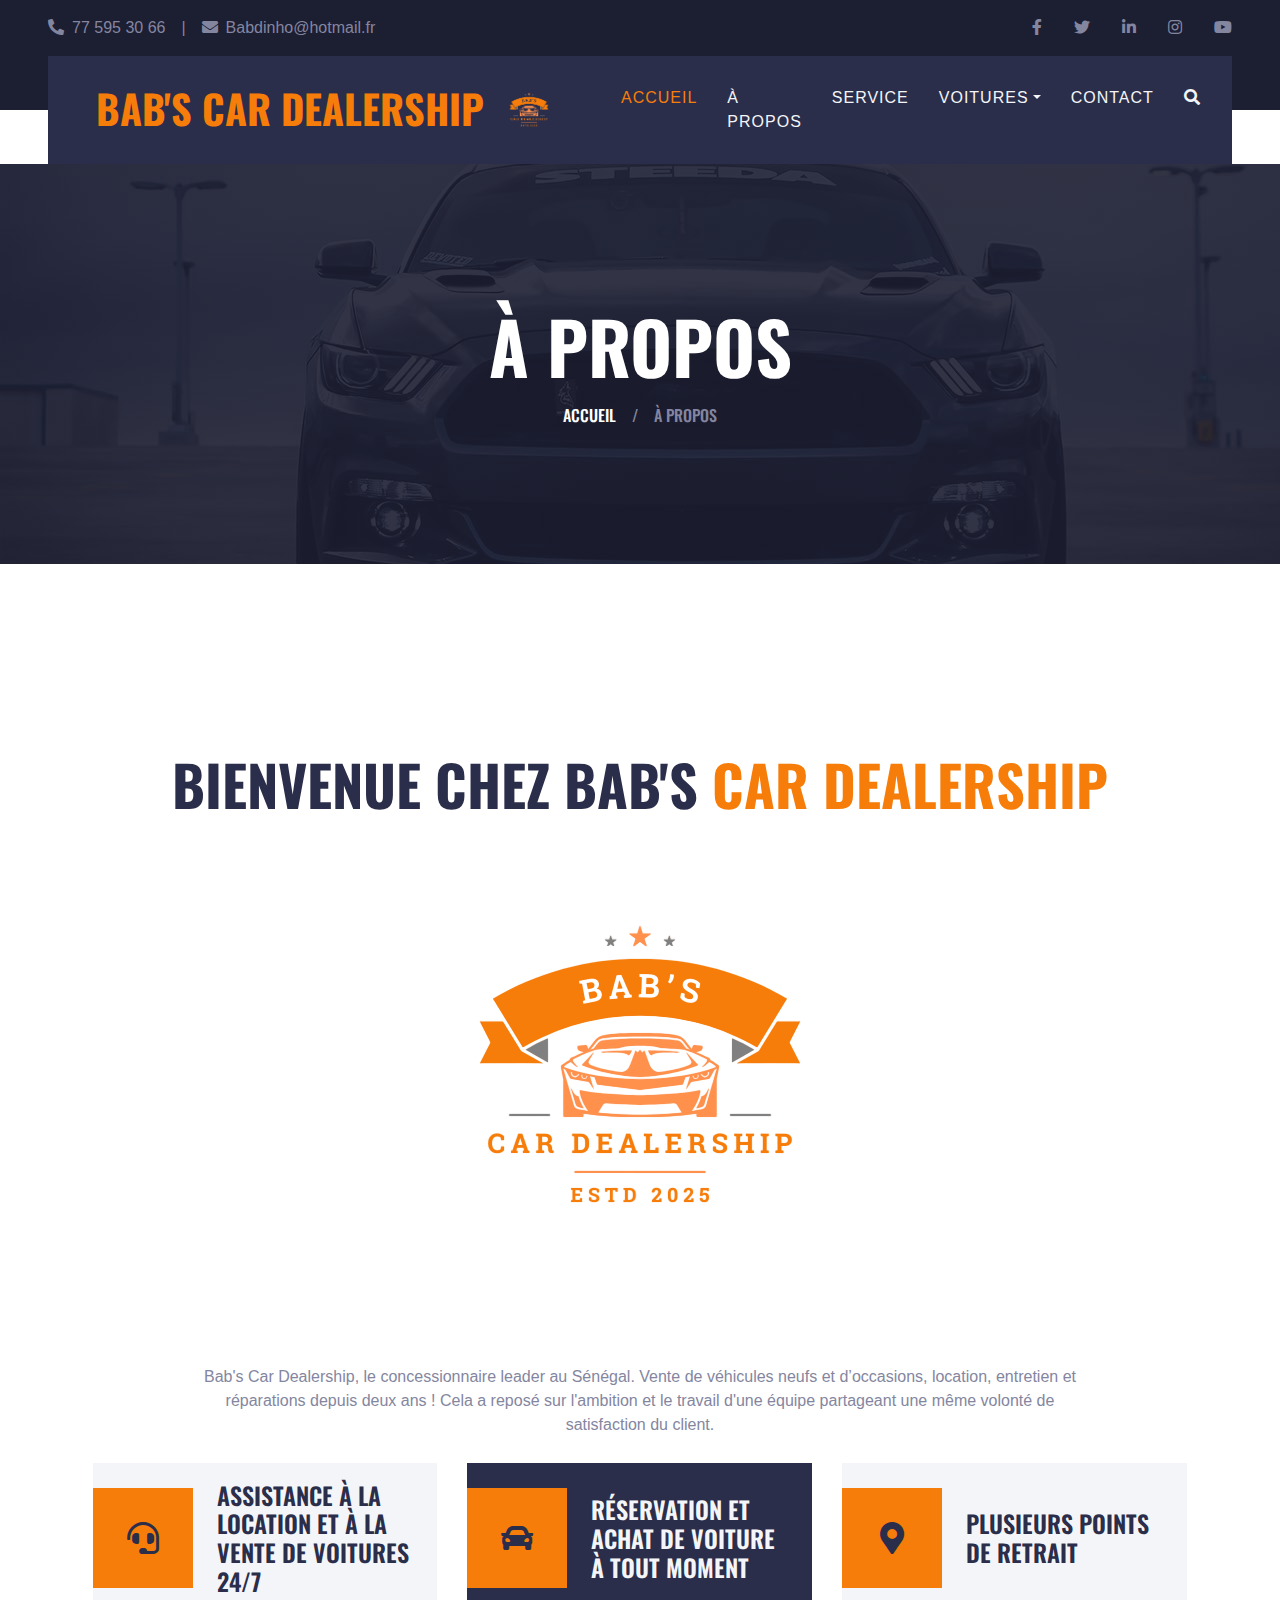
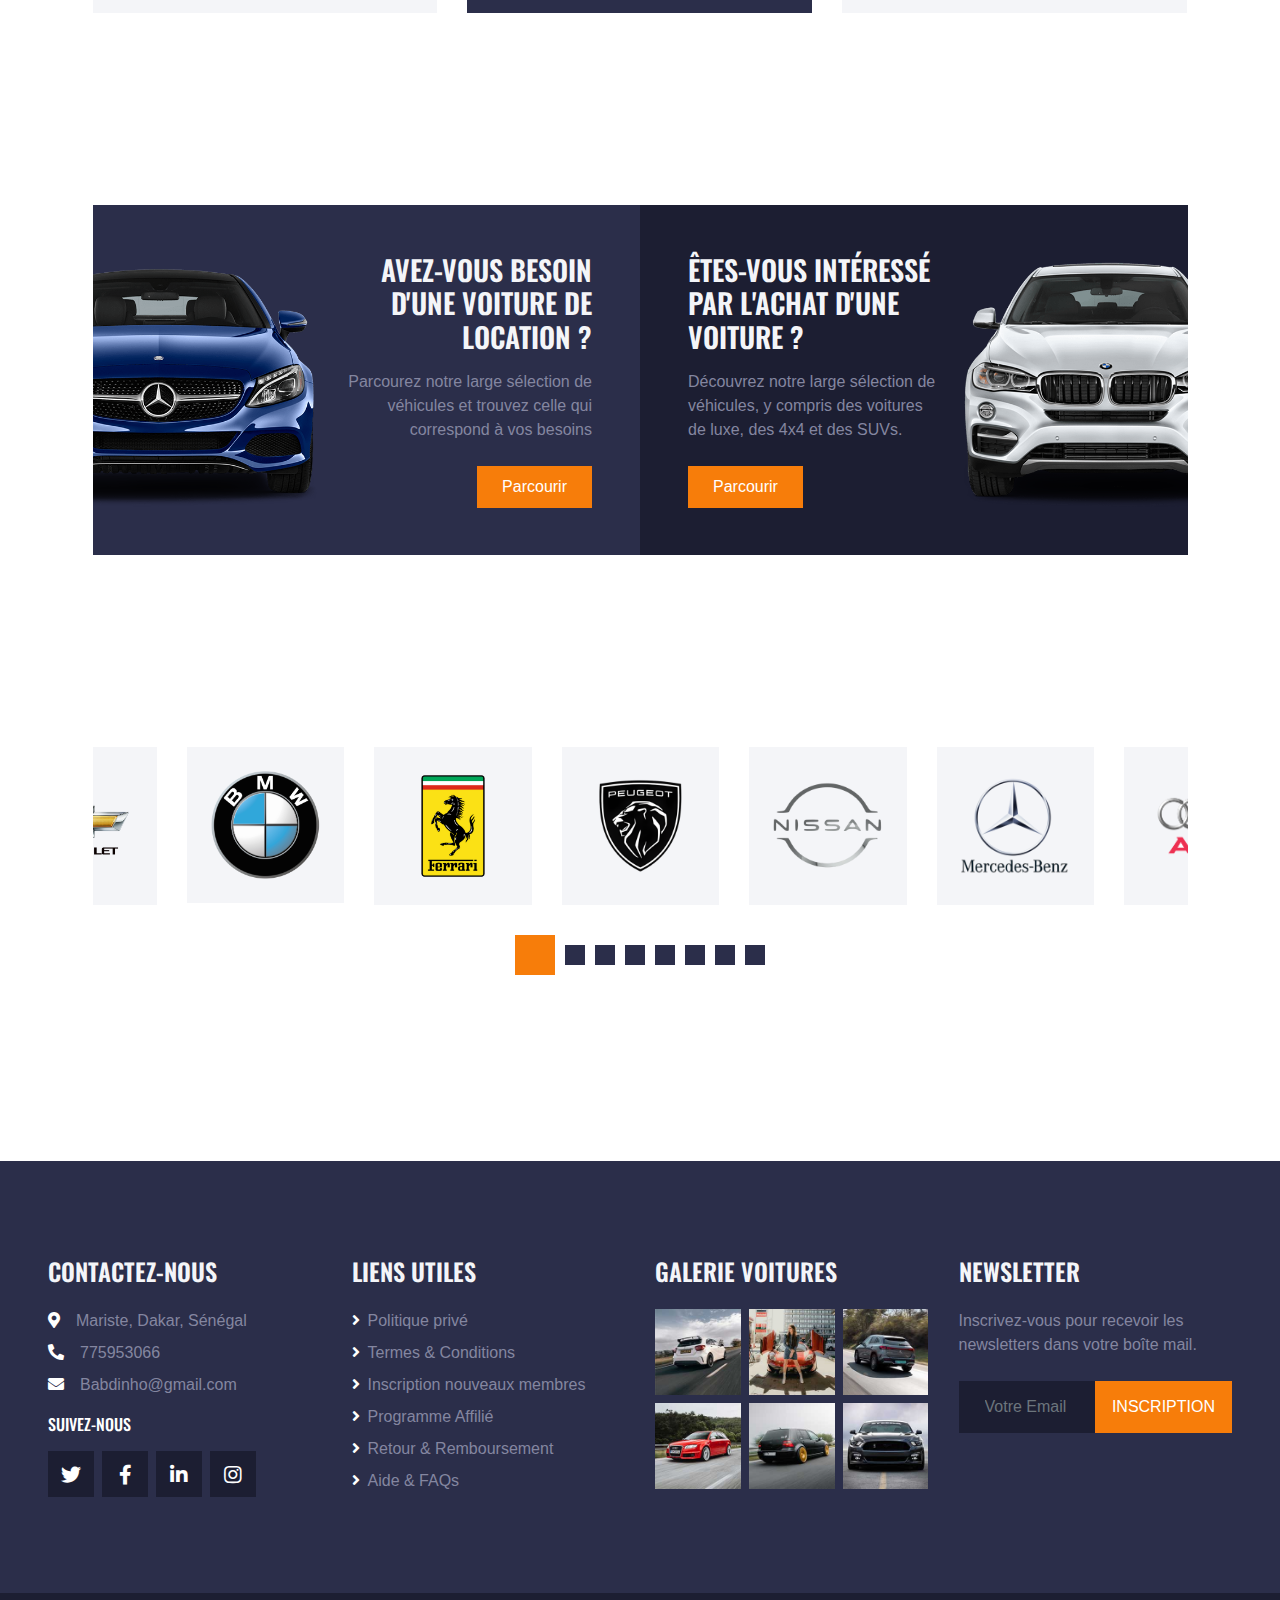
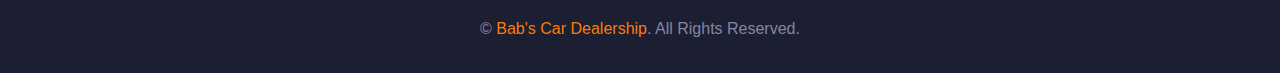
<file: src/main/resources/static/about.html>
<!DOCTYPE html>
<html lang="en">

<head>
    <meta charset="utf-8">
    <title>Bab's Car Dealership</title>
    <meta content="width=device-width, initial-scale=1.0" name="viewport">
    <meta content="Free HTML Templates" name="keywords">
    <meta content="Free HTML Templates" name="description">

    <!-- Favicon -->
    <link href="images/favicon.png" rel="icon">

    <!-- Google Web Fonts -->
    <link rel="preconnect" href="https://fonts.gstatic.com">
    <link href="https://fonts.googleapis.com/css2?family=Oswald:wght@400;500;600;700&family=Rubik&display=swap" rel="stylesheet"> 

    <!-- Font Awesome -->
    <link href="https://cdnjs.cloudflare.com/ajax/libs/font-awesome/5.15.0/css/all.min.css" rel="stylesheet">

    <!-- Libraries Stylesheet -->
    <link href="lib/owlcarousel/assets/owl.carousel.min.css" rel="stylesheet">
    <link href="lib/tempusdominus/css/tempusdominus-bootstrap-4.min.css" rel="stylesheet" />

    <!-- Customized Bootstrap Stylesheet -->
    <link href="css/bootstrap.min.css" rel="stylesheet">

    <!-- Template Stylesheet -->
    <link href="css/style.css" rel="stylesheet">
</head>

<body>
<!-- Topbar Start -->
<div class="container-fluid bg-dark py-3 px-lg-5 d-none d-lg-block">
    <div class="row">
        <div class="col-md-6 text-center text-lg-left mb-2 mb-lg-0">
            <div class="d-inline-flex align-items-center">
                <a class="text-body pr-3" href=""><i class="fa fa-phone-alt mr-2"></i>77 595 30 66</a>
                <span class="text-body">|</span>
                <a class="text-body px-3" href=""><i class="fa fa-envelope mr-2"></i>Babdinho@hotmail.fr</a>
            </div>
        </div>
        <div class="col-md-6 text-center text-lg-right">
            <div class="d-inline-flex align-items-center">
                <a class="text-body px-3" href="https://www.facebook.com/Babdinho/about">
                    <i class="fab fa-facebook-f"></i>
                </a>
                <a class="text-body px-3" href="https://x.com/babdinho?t=13I2G4j6tKeGU0a-EnBRMA&s=09">
                    <i class="fab fa-twitter"></i>
                </a>
                <a class="text-body px-3" href="https://sn.linkedin.com/in/babacar-mbaye-5043301b5">
                    <i class="fab fa-linkedin-in"></i>
                </a>
                <a class="text-body px-3" href="https://www.instagram.com/bab_mbaye/">
                    <i class="fab fa-instagram"></i>
                </a>
                <a class="text-body pl-3" href="https://youtube.com/@babdinhombaye">
                    <i class="fab fa-youtube"></i>
                </a>
            </div>
        </div>
    </div>
</div>
<!-- Topbar End -->


<!-- Navbar Start -->
<div class="container-fluid position-relative nav-bar p-0">
    <div class="position-relative px-lg-5" style="z-index: 9;">
        <nav class="navbar navbar-expand-lg bg-secondary navbar-dark py-3 py-lg-0 pl-3 pl-lg-5">
            <a href="index.html" class="navbar-brand d-flex align-items-center">
                <h1 class="text-uppercase text-primary mb-1">Bab's Car Dealership</h1>
                <img id="logo" src="images/Car-Dealership-logo.png" alt="Car-Dealership-logo">
            </a>
            <button type="button" class="navbar-toggler" data-toggle="collapse" data-target="#navbarCollapse">
                <span class="navbar-toggler-icon"></span>
            </button>
            <div class="collapse navbar-collapse justify-content-between px-3" id="navbarCollapse">
                <div class="navbar-nav ml-auto py-0">
                    <a href="index.html" class="nav-item nav-link active">ACCUEIL</a>
                    <a href="about.html" class="nav-item nav-link">À PROPOS</a>
                    <a href="service.html" class="nav-item nav-link">SERVICE</a>
                    <div class="nav-item dropdown">
                        <a href="cars.html" class="nav-link dropdown-toggle" data-toggle="dropdown">VOITURES</a>
                        <div class="dropdown-menu rounded-0 m-0">
                            <a href="new-cars.html" class="dropdown-item">Voitures Neuves</a>
                            <a href="used-cars.html" class="dropdown-item">Voitures D'occasion</a>
                            <a href="rental-cars.html" class="dropdown-item">Voitures de Location</a>
                        </div>
                    </div>
                    <a href="contact.html" class="nav-item nav-link">Contact</a>
                    <!-- 🔍 Search Icon -->
                    <div class="nav-item">
                        <a href="#" class="nav-link" id="search-icon">
                            <i class="fas fa-search"></i>
                        </a>
                    </div>
                </div>

                <!-- 🔍 Hidden Search Form -->
                <form id="search-form" class="search-form ml-3">
                    <input type="text" placeholder="Rechercher..." name="search">
                </form>

            </div>
        </nav>
    </div>
</div>
<!-- Navbar End -->

    <!-- Page Header Start -->
    <div class="container-fluid page-header">
        <h1 class="display-3 text-uppercase text-white mb-3">À Propos</h1>
        <div class="d-inline-flex text-white">
            <h6 class="text-uppercase m-0"><a class="text-white" href="index.html">Accueil</a></h6>
            <h6 class="text-body m-0 px-3">/</h6>
            <h6 class="text-uppercase text-body m-0">À Propos</h6>
        </div>
    </div>
    <!-- Page Header Start -->


    <!-- About Start -->
    <div class="container-fluid py-5">
        <div class="container pt-5 pb-3">
            <h1 class="display-4 text-uppercase text-center mb-5">Bienvenue chez Bab's <span class="text-primary">Car Dealership</span><img src="images/Car-Dealership-logo.png" alt="Car-Dealership-logo"></h1>
            <div class="row justify-content-center">
                <div class="col-lg-10 text-center">
                    <p> Bab's Car Dealership, le concessionnaire leader au Sénégal. Vente de véhicules neufs et d’occasions, location, entretien et réparations depuis deux ans ! Cela a reposé sur l'ambition et le travail d'une équipe partageant une même volonté de satisfaction du client.</p>
                </div>
            </div>
            <div class="row mt-3">
                <div class="col-lg-4 mb-2">
                    <div class="d-flex align-items-center bg-light p-4 mb-4" style="height: 150px;">
                        <div class="d-flex align-items-center justify-content-center flex-shrink-0 bg-primary ml-n4 mr-4" style="width: 100px; height: 100px;">
                            <i class="fa fa-2x fa-headset text-secondary"></i>
                        </div>
                        <h4 class="text-uppercase m-0">Assistance à la location et à la vente de voitures 24/7</h4>
                    </div>
                </div>
                <div class="col-lg-4 mb-2">
                    <div class="d-flex align-items-center bg-secondary p-4 mb-4" style="height: 150px;">
                        <div class="d-flex align-items-center justify-content-center flex-shrink-0 bg-primary ml-n4 mr-4" style="width: 100px; height: 100px;">
                            <i class="fa fa-2x fa-car text-secondary"></i>
                        </div>
                        <h4 class="text-light text-uppercase m-0">Réservation et achat de voiture à tout moment</h4>
                    </div>
                </div>
                <div class="col-lg-4 mb-2">
                    <div class="d-flex align-items-center bg-light p-4 mb-4" style="height: 150px;">
                        <div class="d-flex align-items-center justify-content-center flex-shrink-0 bg-primary ml-n4 mr-4" style="width: 100px; height: 100px;">
                            <i class="fa fa-2x fa-map-marker-alt text-secondary"></i>
                        </div>
                        <h4 class="text-uppercase m-0">Plusieurs points de retrait</h4>
                    </div>
                </div>
            </div>
        </div>
    </div>
    <!-- About End -->


<!-- Banner Start -->
<div class="container-fluid py-5">
    <div class="container py-5">
        <div class="row mx-0">
            <div class="col-lg-6 px-0">
                <div class="px-5 bg-secondary d-flex align-items-center justify-content-between" style="height: 350px;">
                    <img class="img-fluid flex-shrink-0 ml-n5 w-50 mr-4" src="images/banner-left.png" alt="">
                    <div class="text-right">
                        <h3 class="text-uppercase text-light mb-3">Avez-vous besoin d'une voiture de location ?</h3>
                        <p class="mb-4">Parcourez notre large sélection de véhicules et trouvez celle qui correspond à vos besoins </p>
                        <a class="btn btn-primary py-2 px-4" href="rental-cars.html">Parcourir</a>
                    </div>
                </div>
            </div>
            <div class="col-lg-6 px-0">
                <div class="px-5 bg-dark d-flex align-items-center justify-content-between" style="height: 350px;">
                    <div class="text-left">
                        <h3 class="text-uppercase text-light mb-3">Êtes-vous intéressé par l'achat d'une voiture ?</h3>
                        <p class="mb-4">Découvrez notre large sélection de véhicules, y compris des voitures de luxe, des 4x4 et des SUVs.</p>
                        <a class="btn btn-primary py-2 px-4" href="new-cars.html">Parcourir</a>
                    </div>
                    <img class="img-fluid flex-shrink-0 mr-n5 w-50 ml-4" src="images/banner-right.png" alt="">
                </div>
            </div>
        </div>
    </div>
</div>
<!-- Banner End -->

<!-- Vendor Start -->
<div class="container-fluid py-5">
    <div class="container py-5">
        <div class="owl-carousel vendor-carousel">
            <div class="bg-light p-4">
                <img src="images/vendor-1.png" alt="">
            </div>
            <div class="bg-light p-4">
                <img src="images/vendor-2.png" alt="">
            </div>
            <div class="bg-light p-4">
                <img src="images/vendor-3.png" alt="">
            </div>
            <div class="bg-light p-4">
                <img src="images/vendor-4.png" alt="">
            </div>
            <div class="bg-light p-4">
                <img src="images/vendor-5.png" alt="">
            </div>
            <div class="bg-light p-4">
                <img src="images/vendor-6.png" alt="">
            </div>
            <div class="bg-light p-4">
                <img src="images/vendor-7.png" alt="">
            </div>
            <div class="bg-light p-4">
                <img src="images/vendor-8.png" alt="">
            </div>
        </div>
    </div>
</div>
<!-- Vendor End -->


<!-- Footer Start -->
<div class="container-fluid bg-secondary py-5 px-sm-3 px-md-5" style="margin-top: 90px;">
    <div class="row pt-5">
        <div class="col-lg-3 col-md-6 mb-5">
            <h4 class="text-uppercase text-light mb-4">Contactez-nous</h4>
            <p class="mb-2"><i class="fa fa-map-marker-alt text-white mr-3"></i>Mariste, Dakar, Sénégal</p>
            <p class="mb-2"><i class="fa fa-phone-alt text-white mr-3"></i>775953066</p>
            <p><i class="fa fa-envelope text-white mr-3"></i>Babdinho@gmail.com</p>
            <h6 class="text-uppercase text-white py-2">Suivez-nous</h6>
            <div class="d-flex justify-content-start">
                <a class="btn btn-lg btn-dark btn-lg-square mr-2" href="#"><i class="fab fa-twitter"></i></a>
                <a class="btn btn-lg btn-dark btn-lg-square mr-2" href="#"><i class="fab fa-facebook-f"></i></a>
                <a class="btn btn-lg btn-dark btn-lg-square mr-2" href="#"><i class="fab fa-linkedin-in"></i></a>
                <a class="btn btn-lg btn-dark btn-lg-square" href="#"><i class="fab fa-instagram"></i></a>
            </div>
        </div>
        <div class="col-lg-3 col-md-6 mb-5">
            <h4 class="text-uppercase text-light mb-4">Liens utiles</h4>
            <div class="d-flex flex-column justify-content-start">
                <a class="text-body mb-2" href="#"><i class="fa fa-angle-right text-white mr-2"></i>Politique privé</a>
                <a class="text-body mb-2" href="#"><i class="fa fa-angle-right text-white mr-2"></i>Termes & Conditions</a>
                <a class="text-body mb-2" href="#"><i class="fa fa-angle-right text-white mr-2"></i>Inscription nouveaux membres</a>
                <a class="text-body mb-2" href="#"><i class="fa fa-angle-right text-white mr-2"></i>Programme Affilié</a>
                <a class="text-body mb-2" href="#"><i class="fa fa-angle-right text-white mr-2"></i>Retour & Remboursement</a>
                <a class="text-body" href="#"><i class="fa fa-angle-right text-white mr-2"></i>Aide & FAQs</a>
            </div>
        </div>
        <div class="col-lg-3 col-md-6 mb-5">
            <h4 class="text-uppercase text-light mb-4">Galerie Voitures</h4>
            <div class="row mx-n1">
                <div class="col-4 px-1 mb-2">
                    <a href=""><img class="w-100" src="images/gallery-1.jpg" alt=""></a>
                </div>
                <div class="col-4 px-1 mb-2">
                    <a href=""><img class="w-100" src="images/gallery-2.jpg" alt=""></a>
                </div>
                <div class="col-4 px-1 mb-2">
                    <a href=""><img class="w-100" src="images/gallery-3.jpg" alt=""></a>
                </div>
                <div class="col-4 px-1 mb-2">
                    <a href=""><img class="w-100" src="images/gallery-4.jpg" alt=""></a>
                </div>
                <div class="col-4 px-1 mb-2">
                    <a href=""><img class="w-100" src="images/gallery-5.jpg" alt=""></a>
                </div>
                <div class="col-4 px-1 mb-2">
                    <a href=""><img class="w-100" src="images/gallery-6.jpg" alt=""></a>
                </div>
            </div>
        </div>
        <div class="col-lg-3 col-md-6 mb-5">
            <h4 class="text-uppercase text-light mb-4">Newsletter</h4>
            <p class="mb-4">Inscrivez-vous pour recevoir les newsletters dans votre boîte mail.</p>
            <div class="w-100 mb-3">
                <div class="input-group">
                    <input type="text" class="form-control bg-dark border-dark" style="padding: 25px;" placeholder="Votre Email">
                    <div class="input-group-append">
                        <button class="btn btn-primary text-uppercase px-3">Inscription</button>
                    </div>
                </div>
            </div>
        </div>
    </div>
</div>
<div class="container-fluid bg-dark py-4 px-sm-3 px-md-5">
    <p class="mb-2 text-center text-body">&copy; <a href="#">Bab's Car Dealership</a>. All Rights Reserved.</p>
</div>
<!-- Footer End -->


<!-- Back to Top -->
    <a href="#" class="btn btn-lg btn-primary btn-lg-square back-to-top"><i class="fa fa-angle-double-up"></i></a>


    <!-- JavaScript Libraries -->
    <script src="https://code.jquery.com/jquery-3.4.1.min.js"></script>
    <script src="https://stackpath.bootstrapcdn.com/bootstrap/4.4.1/js/bootstrap.bundle.min.js"></script>
    <script src="lib/easing/easing.min.js"></script>
    <script src="lib/waypoints/waypoints.min.js"></script>
    <script src="lib/owlcarousel/owl.carousel.min.js"></script>
    <script src="lib/tempusdominus/js/moment.min.js"></script>
    <script src="lib/tempusdominus/js/moment-timezone.min.js"></script>
    <script src="lib/tempusdominus/js/tempusdominus-bootstrap-4.min.js"></script>

    <!-- Template Javascript -->
    <script src="js/main.js"></script>
</body>

</html>
</file>
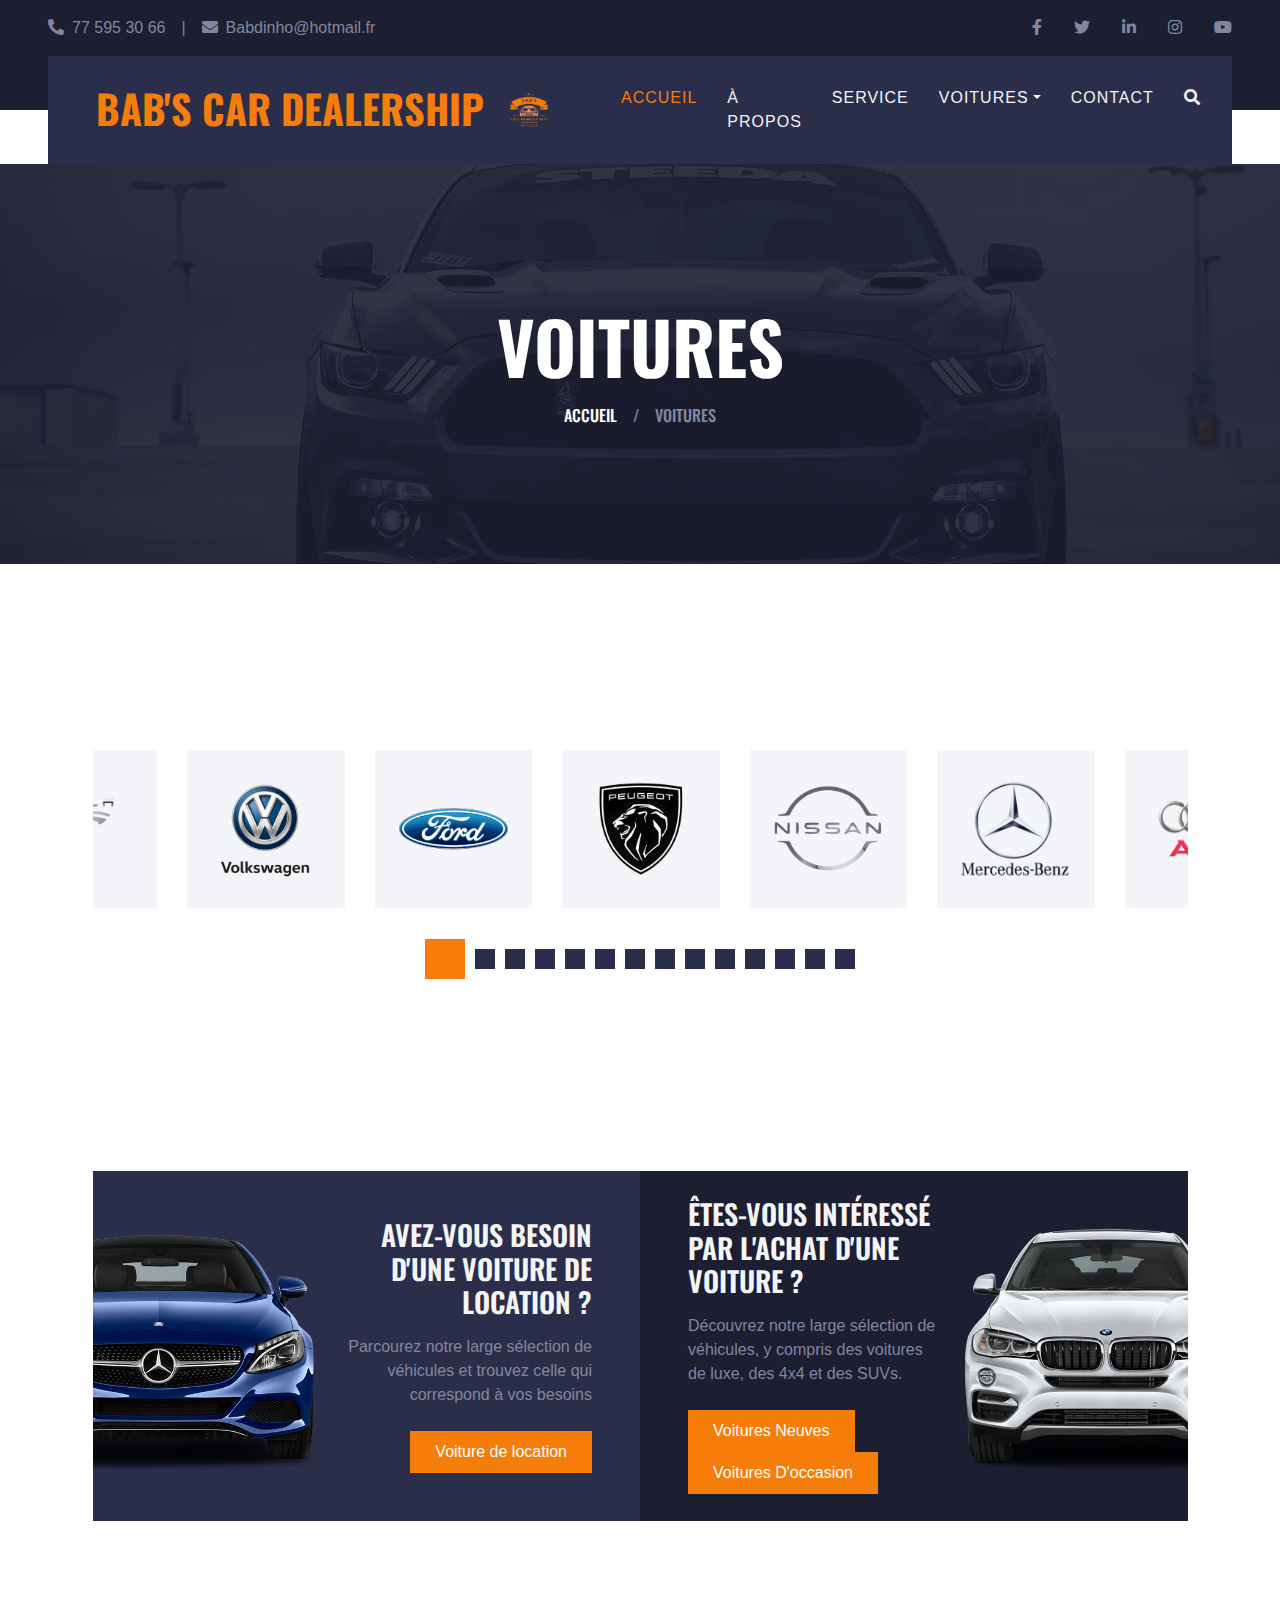
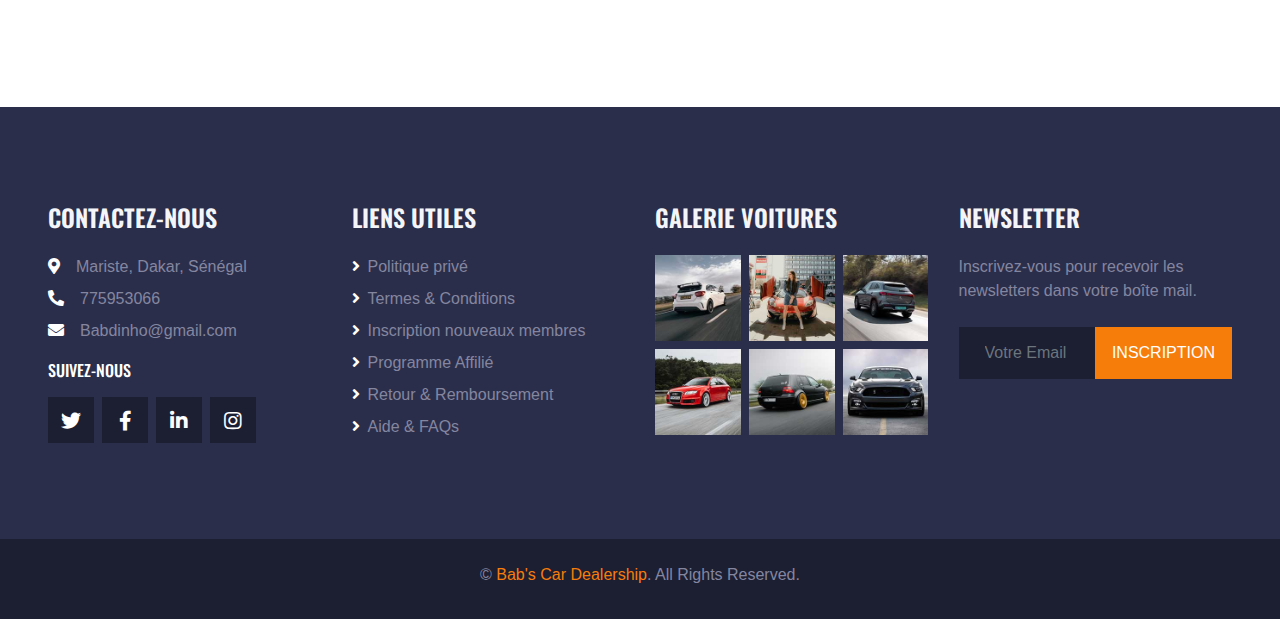
<file: src/main/resources/static/cars.html>
<!DOCTYPE html>
<html lang="en">

<head>
    <meta charset="utf-8">
    <title>Bab's Car Dealership</title>
    <meta content="width=device-width, initial-scale=1.0" name="viewport">
    <meta content="Free HTML Templates" name="keywords">
    <meta content="Free HTML Templates" name="description">

    <!-- Favicon -->
    <link href="images/favicon.png" rel="icon">

    <!-- Google Web Fonts -->
    <link rel="preconnect" href="https://fonts.gstatic.com">
    <link href="https://fonts.googleapis.com/css2?family=Oswald:wght@400;500;600;700&family=Rubik&display=swap" rel="stylesheet">

    <!-- Font Awesome -->
    <link href="https://cdnjs.cloudflare.com/ajax/libs/font-awesome/5.15.0/css/all.min.css" rel="stylesheet">

    <!-- Libraries Stylesheet -->
    <link href="lib/owlcarousel/assets/owl.carousel.min.css" rel="stylesheet">
    <link href="lib/tempusdominus/css/tempusdominus-bootstrap-4.min.css" rel="stylesheet" />

    <!-- Customized Bootstrap Stylesheet -->
    <link href="css/bootstrap.min.css" rel="stylesheet">

    <!-- Template Stylesheet -->
    <link href="css/style.css" rel="stylesheet">
</head>

<body>
<!-- Topbar Start -->
<div class="container-fluid bg-dark py-3 px-lg-5 d-none d-lg-block">
    <div class="row">
        <div class="col-md-6 text-center text-lg-left mb-2 mb-lg-0">
            <div class="d-inline-flex align-items-center">
                <a class="text-body pr-3" href=""><i class="fa fa-phone-alt mr-2"></i>77 595 30 66</a>
                <span class="text-body">|</span>
                <a class="text-body px-3" href=""><i class="fa fa-envelope mr-2"></i>Babdinho@hotmail.fr</a>
            </div>
        </div>
        <div class="col-md-6 text-center text-lg-right">
            <div class="d-inline-flex align-items-center">
                <a class="text-body px-3" href="https://www.facebook.com/Babdinho/about">
                    <i class="fab fa-facebook-f"></i>
                </a>
                <a class="text-body px-3" href="https://x.com/babdinho?t=13I2G4j6tKeGU0a-EnBRMA&s=09">
                    <i class="fab fa-twitter"></i>
                </a>
                <a class="text-body px-3" href="https://sn.linkedin.com/in/babacar-mbaye-5043301b5">
                    <i class="fab fa-linkedin-in"></i>
                </a>
                <a class="text-body px-3" href="https://www.instagram.com/bab_mbaye/">
                    <i class="fab fa-instagram"></i>
                </a>
                <a class="text-body pl-3" href="https://youtube.com/@babdinhombaye">
                    <i class="fab fa-youtube"></i>
                </a>
            </div>
        </div>
    </div>
</div>
<!-- Topbar End -->


<!-- Navbar Start -->
<div class="container-fluid position-relative nav-bar p-0">
    <div class="position-relative px-lg-5" style="z-index: 9;">
        <nav class="navbar navbar-expand-lg bg-secondary navbar-dark py-3 py-lg-0 pl-3 pl-lg-5">
            <a href="index.html" class="navbar-brand d-flex align-items-center">
                <h1 class="text-uppercase text-primary mb-1">Bab's Car Dealership</h1>
                <img id="logo" src="images/Car-Dealership-logo.png" alt="Car-Dealership-logo">
            </a>
            <button type="button" class="navbar-toggler" data-toggle="collapse" data-target="#navbarCollapse">
                <span class="navbar-toggler-icon"></span>
            </button>
            <div class="collapse navbar-collapse justify-content-between px-3" id="navbarCollapse">
                <div class="navbar-nav ml-auto py-0">
                    <a href="index.html" class="nav-item nav-link active">ACCUEIL</a>
                    <a href="about.html" class="nav-item nav-link">À PROPOS</a>
                    <a href="service.html" class="nav-item nav-link">SERVICE</a>
                    <div class="nav-item dropdown">
                        <a href="cars.html" class="nav-link dropdown-toggle" data-toggle="dropdown">VOITURES</a>
                        <div class="dropdown-menu rounded-0 m-0">
                            <a href="new-cars.html" class="dropdown-item">Voitures Neuves</a>
                            <a href="detail.html" class="dropdown-item">Détail voitures</a>
                            <a href="booking.html" class="dropdown-item">Réservation de voitures</a>
                        </div>
                    </div>
                    <a href="contact.html" class="nav-item nav-link">Contact</a>
                    <!-- 🔍 Search Icon -->
                    <div class="nav-item">
                        <a href="#" class="nav-link" id="search-icon">
                            <i class="fas fa-search"></i>
                        </a>
                    </div>
                </div>

                <!-- 🔍 Hidden Search Form -->
                <form id="search-form" class="search-form ml-3">
                    <input type="text" placeholder="Rechercher..." name="search">
                </form>

            </div>
        </nav>
    </div>
</div>
<!-- Navbar End -->



<!-- Page Header Start -->
    <div class="container-fluid page-header">
        <h1 class="display-3 text-uppercase text-white mb-3">Voitures</h1>
        <div class="d-inline-flex text-white">
            <h6 class="text-uppercase m-0"><a class="text-white" href="index.html">Accueil</a></h6>
            <h6 class="text-body m-0 px-3">/</h6>
            <h6 class="text-uppercase text-body m-0">Voitures</h6>
        </div>
    </div>
    <!-- Page Header Start -->

<!-- Vendor Start -->
<div class="container-fluid py-5">
    <div class="container py-5">
        <div class="owl-carousel vendor-carousel">
            <div class="bg-light p-4 vendor-logo" data-brand="peugeot">
                <img src="images/vendor-1.png" alt="Peugeot">
            </div>
            <div class="bg-light p-4 vendor-logo" data-brand="nissan">
                <img src="images/vendor-2.png" alt="Nissan">
            </div>
            <div class="bg-light p-4 vendor-logo" data-brand="mercedes">
                <img src="images/vendor-3.png" alt="Mercedes">
            </div>
            <div class="bg-light p-4 vendor-logo" data-brand="audi">
                <img src="images/vendor-4.png" alt="Audi">
            </div>
            <div class="bg-light p-4 vendor-logo" data-brand="porsche">
                <img src="images/vendor-5.png" alt="Porsche">
            </div>
            <div class="bg-light p-4 vendor-logo" data-brand="chevrolet">
                <img src="images/vendor-6.png" alt="Chevrolet">
            </div>
            <div class="bg-light p-4 vendor-logo" data-brand="bmw">
                <img src="images/vendor-7.png" alt="BMW">
            </div>
            <div class="bg-light p-4 vendor-logo" data-brand="ferrari">
                <img src="images/vendor-8.png" alt="Ferrari">
            </div>
            <div class="bg-light p-4 vendor-logo" data-brand="renault">
                <img src="images/vendor-9.png" alt="Renault">
            </div>
            <div class="bg-light p-4 vendor-logo" data-brand="hyundai">
                <img src="images/vendor-10.png" alt="Hyundai">
            </div>
            <div class="bg-light p-4 vendor-logo" data-brand="toyota">
                <img src="images/vendor-11.png" alt="Toyota">
            </div>
            <div class="bg-light p-4 vendor-logo" data-brand="tesla">
                <img src="images/vendor-12.png" alt="Tesla">
            </div>
            <div class="bg-light p-4 vendor-logo" data-brand="volkswagen">
                <img src="images/vendor-13.png" alt="Volkswagen">
            </div>
            <div class="bg-light p-4 vendor-logo" data-brand="ford">
                <img src="images/vendor-14.png" alt="Ford">
            </div>
        </div>
    </div>
</div>
<!-- Vendor End -->

<div id="car-list" class="row">
    <!-- Les voitures viendront ici via JS -->
</div>


<!-- Banner Start -->
<div class="container-fluid py-5">
    <div class="container py-5">
        <div class="row mx-0">
            <div class="col-lg-6 px-0">
                <div class="px-5 bg-secondary d-flex align-items-center justify-content-between" style="height: 350px;">
                    <img class="img-fluid flex-shrink-0 ml-n5 w-50 mr-4" src="images/banner-left.png" alt="">
                    <div class="text-right">
                        <h3 class="text-uppercase text-light mb-3">Avez-vous besoin d'une voiture de location ?</h3>
                        <p class="mb-4">Parcourez notre large sélection de véhicules et trouvez celle qui correspond à vos besoins </p>
                        <a class="btn btn-primary py-2 px-4" href="">Voiture de location</a>
                    </div>
                </div>
            </div>
            <div class="col-lg-6 px-0">
                <div class="px-5 bg-dark d-flex align-items-center justify-content-between" style="height: 350px;">
                    <div class="text-left">
                        <h3 class="text-uppercase text-light mb-3">Êtes-vous intéressé par l'achat d'une voiture ?</h3>
                        <p class="mb-4">Découvrez notre large sélection de véhicules, y compris des voitures de luxe, des 4x4 et des SUVs.</p>
                        <a class="btn btn-primary py-2 px-4" href="new-cars.html">Voitures Neuves</a>
                        <a class="btn btn-primary py-2 px-4" href="new-cars.html">Voitures D'occasion</a>
                    </div>
                    <img class="img-fluid flex-shrink-0 mr-n5 w-50 ml-4" src="images/banner-right.png" alt="">
                </div>
            </div>
        </div>
    </div>
</div>
<!-- Banner End -->


<!-- Footer Start -->
<div class="container-fluid bg-secondary py-5 px-sm-3 px-md-5" style="margin-top: 90px;">
    <div class="row pt-5">
        <div class="col-lg-3 col-md-6 mb-5">
            <h4 class="text-uppercase text-light mb-4">Contactez-nous</h4>
            <p class="mb-2"><i class="fa fa-map-marker-alt text-white mr-3"></i>Mariste, Dakar, Sénégal</p>
            <p class="mb-2"><i class="fa fa-phone-alt text-white mr-3"></i>775953066</p>
            <p><i class="fa fa-envelope text-white mr-3"></i>Babdinho@gmail.com</p>
            <h6 class="text-uppercase text-white py-2">Suivez-nous</h6>
            <div class="d-flex justify-content-start">
                <a class="btn btn-lg btn-dark btn-lg-square mr-2" href="#"><i class="fab fa-twitter"></i></a>
                <a class="btn btn-lg btn-dark btn-lg-square mr-2" href="#"><i class="fab fa-facebook-f"></i></a>
                <a class="btn btn-lg btn-dark btn-lg-square mr-2" href="#"><i class="fab fa-linkedin-in"></i></a>
                <a class="btn btn-lg btn-dark btn-lg-square" href="#"><i class="fab fa-instagram"></i></a>
            </div>
        </div>
        <div class="col-lg-3 col-md-6 mb-5">
            <h4 class="text-uppercase text-light mb-4">Liens utiles</h4>
            <div class="d-flex flex-column justify-content-start">
                <a class="text-body mb-2" href="#"><i class="fa fa-angle-right text-white mr-2"></i>Politique privé</a>
                <a class="text-body mb-2" href="#"><i class="fa fa-angle-right text-white mr-2"></i>Termes & Conditions</a>
                <a class="text-body mb-2" href="#"><i class="fa fa-angle-right text-white mr-2"></i>Inscription nouveaux membres</a>
                <a class="text-body mb-2" href="#"><i class="fa fa-angle-right text-white mr-2"></i>Programme Affilié</a>
                <a class="text-body mb-2" href="#"><i class="fa fa-angle-right text-white mr-2"></i>Retour & Remboursement</a>
                <a class="text-body" href="#"><i class="fa fa-angle-right text-white mr-2"></i>Aide & FAQs</a>
            </div>
        </div>
        <div class="col-lg-3 col-md-6 mb-5">
            <h4 class="text-uppercase text-light mb-4">Galerie Voitures</h4>
            <div class="row mx-n1">
                <div class="col-4 px-1 mb-2">
                    <a href=""><img class="w-100" src="images/gallery-1.jpg" alt=""></a>
                </div>
                <div class="col-4 px-1 mb-2">
                    <a href=""><img class="w-100" src="images/gallery-2.jpg" alt=""></a>
                </div>
                <div class="col-4 px-1 mb-2">
                    <a href=""><img class="w-100" src="images/gallery-3.jpg" alt=""></a>
                </div>
                <div class="col-4 px-1 mb-2">
                    <a href=""><img class="w-100" src="images/gallery-4.jpg" alt=""></a>
                </div>
                <div class="col-4 px-1 mb-2">
                    <a href=""><img class="w-100" src="images/gallery-5.jpg" alt=""></a>
                </div>
                <div class="col-4 px-1 mb-2">
                    <a href=""><img class="w-100" src="images/gallery-6.jpg" alt=""></a>
                </div>
            </div>
        </div>
        <div class="col-lg-3 col-md-6 mb-5">
            <h4 class="text-uppercase text-light mb-4">Newsletter</h4>
            <p class="mb-4">Inscrivez-vous pour recevoir les newsletters dans votre boîte mail.</p>
            <div class="w-100 mb-3">
                <div class="input-group">
                    <input type="text" class="form-control bg-dark border-dark" style="padding: 25px;" placeholder="Votre Email">
                    <div class="input-group-append">
                        <button class="btn btn-primary text-uppercase px-3">Inscription</button>
                    </div>
                </div>
            </div>
        </div>
    </div>
</div>
<div class="container-fluid bg-dark py-4 px-sm-3 px-md-5">
    <p class="mb-2 text-center text-body">&copy; <a href="#">Bab's Car Dealership</a>. All Rights Reserved.</p>
</div>
<!-- Footer End -->

    <!-- Back to Top -->
    <a href="#" class="btn btn-lg btn-primary btn-lg-square back-to-top"><i class="fa fa-angle-double-up"></i></a>


    <!-- JavaScript Libraries -->
    <script src="https://code.jquery.com/jquery-3.4.1.min.js"></script>
    <script src="https://stackpath.bootstrapcdn.com/bootstrap/4.4.1/js/bootstrap.bundle.min.js"></script>
    <script src="lib/easing/easing.min.js"></script>
    <script src="lib/waypoints/waypoints.min.js"></script>
    <script src="lib/owlcarousel/owl.carousel.min.js"></script>
    <script src="lib/tempusdominus/js/moment.min.js"></script>
    <script src="lib/tempusdominus/js/moment-timezone.min.js"></script>
    <script src="lib/tempusdominus/js/tempusdominus-bootstrap-4.min.js"></script>

    <!-- Template Javascript -->
    <script src="js/main.js"></script>
<script src="js/fetch-cars.js"></script>
</body>

</html>
</file>
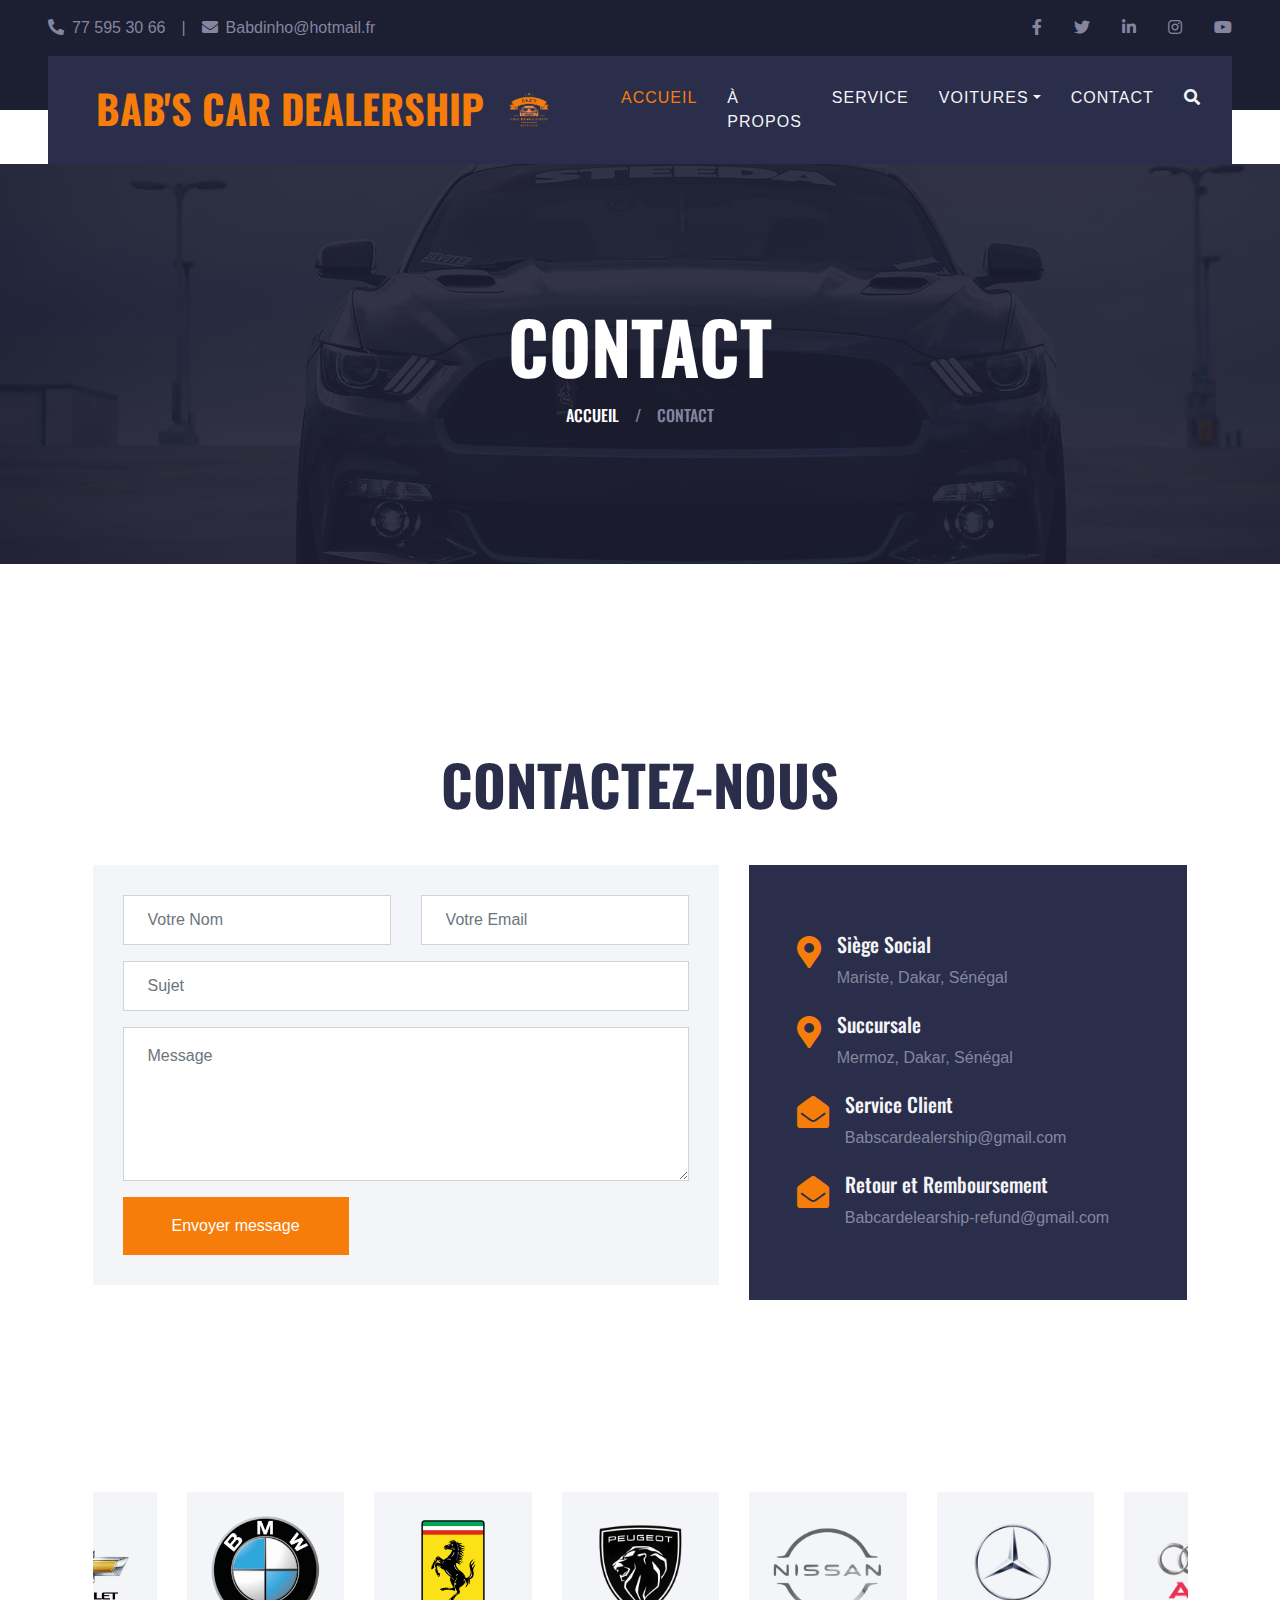
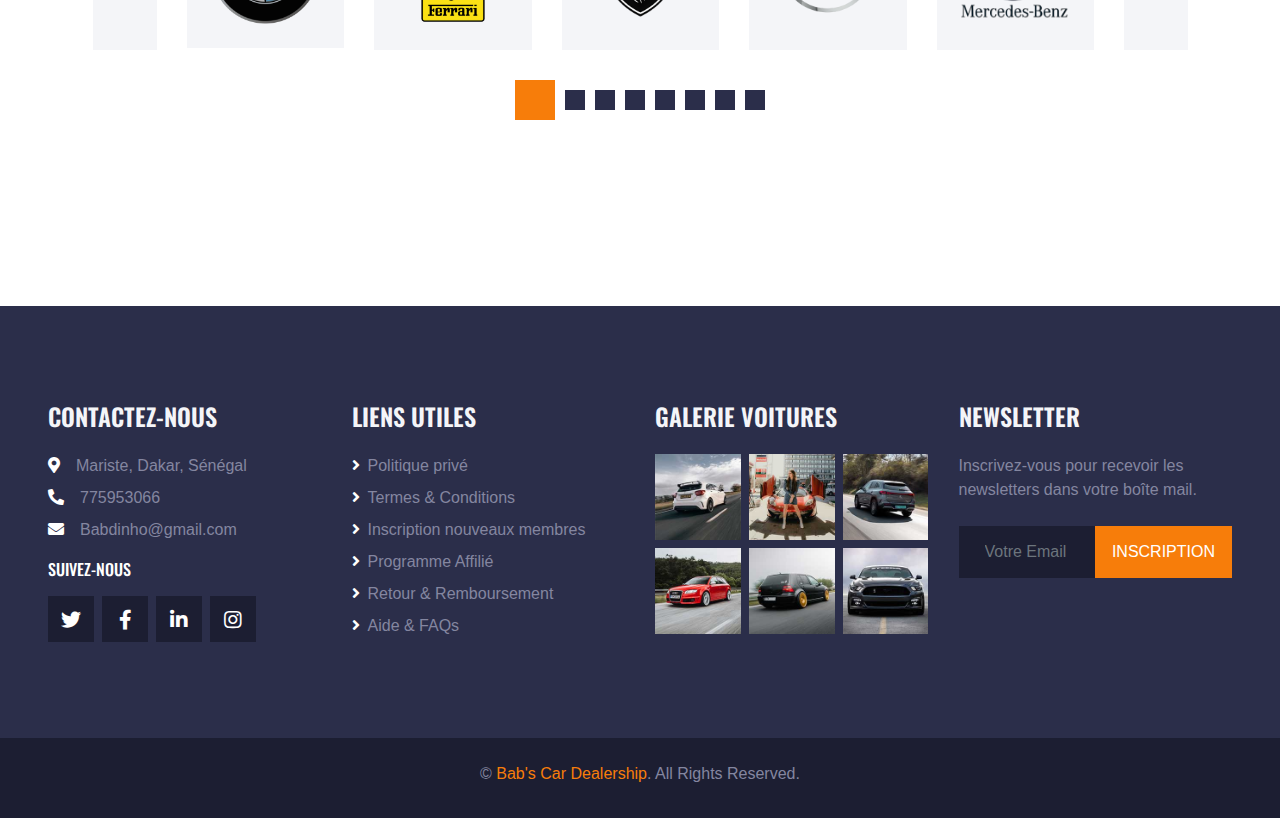
<file: src/main/resources/static/contact.html>
<!DOCTYPE html>
<html lang="en">

<head>
    <meta charset="utf-8">
    <title>Bab's Car Dealership</title>
    <meta content="width=device-width, initial-scale=1.0" name="viewport">
    <meta content="Free HTML Templates" name="keywords">
    <meta content="Free HTML Templates" name="description">

    <!-- Favicon -->
    <link href="images/favicon.png" rel="icon">

    <!-- Google Web Fonts -->
    <link rel="preconnect" href="https://fonts.gstatic.com">
    <link href="https://fonts.googleapis.com/css2?family=Oswald:wght@400;500;600;700&family=Rubik&display=swap" rel="stylesheet"> 

    <!-- Font Awesome -->
    <link href="https://cdnjs.cloudflare.com/ajax/libs/font-awesome/5.15.0/css/all.min.css" rel="stylesheet">

    <!-- Libraries Stylesheet -->
    <link href="lib/owlcarousel/assets/owl.carousel.min.css" rel="stylesheet">
    <link href="lib/tempusdominus/css/tempusdominus-bootstrap-4.min.css" rel="stylesheet" />

    <!-- Customized Bootstrap Stylesheet -->
    <link href="css/bootstrap.min.css" rel="stylesheet">

    <!-- Template Stylesheet -->
    <link href="css/style.css" rel="stylesheet">
</head>

<body>
<!-- Topbar Start -->
<div class="container-fluid bg-dark py-3 px-lg-5 d-none d-lg-block">
    <div class="row">
        <div class="col-md-6 text-center text-lg-left mb-2 mb-lg-0">
            <div class="d-inline-flex align-items-center">
                <a class="text-body pr-3" href=""><i class="fa fa-phone-alt mr-2"></i>77 595 30 66</a>
                <span class="text-body">|</span>
                <a class="text-body px-3" href=""><i class="fa fa-envelope mr-2"></i>Babdinho@hotmail.fr</a>
            </div>
        </div>
        <div class="col-md-6 text-center text-lg-right">
            <div class="d-inline-flex align-items-center">
                <a class="text-body px-3" href="https://www.facebook.com/Babdinho/about">
                    <i class="fab fa-facebook-f"></i>
                </a>
                <a class="text-body px-3" href="https://x.com/babdinho?t=13I2G4j6tKeGU0a-EnBRMA&s=09">
                    <i class="fab fa-twitter"></i>
                </a>
                <a class="text-body px-3" href="https://sn.linkedin.com/in/babacar-mbaye-5043301b5">
                    <i class="fab fa-linkedin-in"></i>
                </a>
                <a class="text-body px-3" href="https://www.instagram.com/bab_mbaye/">
                    <i class="fab fa-instagram"></i>
                </a>
                <a class="text-body pl-3" href="https://youtube.com/@babdinhombaye">
                    <i class="fab fa-youtube"></i>
                </a>
            </div>
        </div>
    </div>
</div>
<!-- Topbar End -->


<!-- Navbar Start -->
<div class="container-fluid position-relative nav-bar p-0">
    <div class="position-relative px-lg-5" style="z-index: 9;">
        <nav class="navbar navbar-expand-lg bg-secondary navbar-dark py-3 py-lg-0 pl-3 pl-lg-5">
            <a href="index.html" class="navbar-brand d-flex align-items-center">
                <h1 class="text-uppercase text-primary mb-1">Bab's Car Dealership</h1>
                <img id="logo" src="images/Car-Dealership-logo.png" alt="Car-Dealership-logo">
            </a>
            <button type="button" class="navbar-toggler" data-toggle="collapse" data-target="#navbarCollapse">
                <span class="navbar-toggler-icon"></span>
            </button>
            <div class="collapse navbar-collapse justify-content-between px-3" id="navbarCollapse">
                <div class="navbar-nav ml-auto py-0">
                    <a href="index.html" class="nav-item nav-link active">ACCUEIL</a>
                    <a href="about.html" class="nav-item nav-link">À PROPOS</a>
                    <a href="service.html" class="nav-item nav-link">SERVICE</a>
                    <div class="nav-item dropdown">
                        <a href="cars.html" class="nav-link dropdown-toggle" data-toggle="dropdown">VOITURES</a>
                        <div class="dropdown-menu rounded-0 m-0">
                            <a href="new-cars.html" class="dropdown-item">Voitures Neuves</a>
                            <a href="used-cars.html" class="dropdown-item">Voitures D'occasion</a>
                            <a href="rental-cars.html" class="dropdown-item">Voitures de Location</a>
                        </div>
                    </div>
                    <a href="contact.html" class="nav-item nav-link">Contact</a>
                    <!-- 🔍 Search Icon -->
                    <div class="nav-item">
                        <a href="#" class="nav-link" id="search-icon">
                            <i class="fas fa-search"></i>
                        </a>
                    </div>
                </div>

                <!-- 🔍 Hidden Search Form -->
                <form id="search-form" class="search-form ml-3">
                    <input type="text" placeholder="Rechercher..." name="search">
                </form>

            </div>
        </nav>
    </div>
</div>
<!-- Navbar End -->

    <!-- Page Header Start -->
    <div class="container-fluid page-header">
        <h1 class="display-3 text-uppercase text-white mb-3">Contact</h1>
        <div class="d-inline-flex text-white">
            <h6 class="text-uppercase m-0"><a class="text-white" href="index.html">Accueil</a></h6>
            <h6 class="text-body m-0 px-3">/</h6>
            <h6 class="text-uppercase text-body m-0">Contact</h6>
        </div>
    </div>
    <!-- Page Header Start -->


<!-- Contact Start -->
<div class="container-fluid py-5">
    <div class="container pt-5 pb-3">
        <h1 class="display-4 text-uppercase text-center mb-5">Contactez-nous</h1>
        <div class="row">
            <div class="col-lg-7 mb-2">
                <div class="contact-form bg-light mb-4" style="padding: 30px;">
                    <form>
                        <div class="row">
                            <div class="col-6 form-group">
                                <input type="text" class="form-control p-4" placeholder="Votre Nom" required="required">
                            </div>
                            <div class="col-6 form-group">
                                <input type="email" class="form-control p-4" placeholder="Votre Email" required="required">
                            </div>
                        </div>
                        <div class="form-group">
                            <input type="text" class="form-control p-4" placeholder="Sujet" required="required">
                        </div>
                        <div class="form-group">
                            <textarea class="form-control py-3 px-4" rows="5" placeholder="Message" required="required"></textarea>
                        </div>
                        <div>
                            <button class="btn btn-primary py-3 px-5" type="submit">Envoyer message</button>
                        </div>
                    </form>
                </div>
            </div>
            <div class="col-lg-5 mb-2">
                <div class="bg-secondary d-flex flex-column justify-content-center px-5 mb-4" style="height: 435px;">
                    <div class="d-flex mb-3">
                        <i class="fa fa-2x fa-map-marker-alt text-primary flex-shrink-0 mr-3"></i>
                        <div class="mt-n1">
                            <h5 class="text-light">Siège Social </h5>
                            <p>Mariste, Dakar, Sénégal</p>
                        </div>
                    </div>
                    <div class="d-flex mb-3">
                        <i class="fa fa-2x fa-map-marker-alt text-primary flex-shrink-0 mr-3"></i>
                        <div class="mt-n1">
                            <h5 class="text-light">Succursale</h5>
                            <p>Mermoz, Dakar, Sénégal</p>
                        </div>
                    </div>
                    <div class="d-flex mb-3">
                        <i class="fa fa-2x fa-envelope-open text-primary flex-shrink-0 mr-3"></i>
                        <div class="mt-n1">
                            <h5 class="text-light">Service Client</h5>
                            <p>Babscardealership@gmail.com</p>
                        </div>
                    </div>
                    <div class="d-flex">
                        <i class="fa fa-2x fa-envelope-open text-primary flex-shrink-0 mr-3"></i>
                        <div class="mt-n1">
                            <h5 class="text-light">Retour et Remboursement</h5>
                            <p class="m-0">Babcardelearship-refund@gmail.com</p>
                        </div>
                    </div>
                </div>
            </div>
        </div>
    </div>
</div>
<!-- Contact End -->


<!-- Vendor Start -->
<div class="container-fluid py-5">
    <div class="container py-5">
        <div class="owl-carousel vendor-carousel">
            <div class="bg-light p-4">
                <img src="images/vendor-1.png" alt="">
            </div>
            <div class="bg-light p-4">
                <img src="images/vendor-2.png" alt="">
            </div>
            <div class="bg-light p-4">
                <img src="images/vendor-3.png" alt="">
            </div>
            <div class="bg-light p-4">
                <img src="images/vendor-4.png" alt="">
            </div>
            <div class="bg-light p-4">
                <img src="images/vendor-5.png" alt="">
            </div>
            <div class="bg-light p-4">
                <img src="images/vendor-6.png" alt="">
            </div>
            <div class="bg-light p-4">
                <img src="images/vendor-7.png" alt="">
            </div>
            <div class="bg-light p-4">
                <img src="images/vendor-8.png" alt="">
            </div>
        </div>
    </div>
</div>
<!-- Vendor End -->


<!-- Footer Start -->
<div class="container-fluid bg-secondary py-5 px-sm-3 px-md-5" style="margin-top: 90px;">
    <div class="row pt-5">
        <div class="col-lg-3 col-md-6 mb-5">
            <h4 class="text-uppercase text-light mb-4">Contactez-nous</h4>
            <p class="mb-2"><i class="fa fa-map-marker-alt text-white mr-3"></i>Mariste, Dakar, Sénégal</p>
            <p class="mb-2"><i class="fa fa-phone-alt text-white mr-3"></i>775953066</p>
            <p><i class="fa fa-envelope text-white mr-3"></i>Babdinho@gmail.com</p>
            <h6 class="text-uppercase text-white py-2">Suivez-nous</h6>
            <div class="d-flex justify-content-start">
                <a class="btn btn-lg btn-dark btn-lg-square mr-2" href="#"><i class="fab fa-twitter"></i></a>
                <a class="btn btn-lg btn-dark btn-lg-square mr-2" href="#"><i class="fab fa-facebook-f"></i></a>
                <a class="btn btn-lg btn-dark btn-lg-square mr-2" href="#"><i class="fab fa-linkedin-in"></i></a>
                <a class="btn btn-lg btn-dark btn-lg-square" href="#"><i class="fab fa-instagram"></i></a>
            </div>
        </div>
        <div class="col-lg-3 col-md-6 mb-5">
            <h4 class="text-uppercase text-light mb-4">Liens utiles</h4>
            <div class="d-flex flex-column justify-content-start">
                <a class="text-body mb-2" href="#"><i class="fa fa-angle-right text-white mr-2"></i>Politique privé</a>
                <a class="text-body mb-2" href="#"><i class="fa fa-angle-right text-white mr-2"></i>Termes & Conditions</a>
                <a class="text-body mb-2" href="#"><i class="fa fa-angle-right text-white mr-2"></i>Inscription nouveaux membres</a>
                <a class="text-body mb-2" href="#"><i class="fa fa-angle-right text-white mr-2"></i>Programme Affilié</a>
                <a class="text-body mb-2" href="#"><i class="fa fa-angle-right text-white mr-2"></i>Retour & Remboursement</a>
                <a class="text-body" href="#"><i class="fa fa-angle-right text-white mr-2"></i>Aide & FAQs</a>
            </div>
        </div>
        <div class="col-lg-3 col-md-6 mb-5">
            <h4 class="text-uppercase text-light mb-4">Galerie Voitures</h4>
            <div class="row mx-n1">
                <div class="col-4 px-1 mb-2">
                    <a href=""><img class="w-100" src="images/gallery-1.jpg" alt=""></a>
                </div>
                <div class="col-4 px-1 mb-2">
                    <a href=""><img class="w-100" src="images/gallery-2.jpg" alt=""></a>
                </div>
                <div class="col-4 px-1 mb-2">
                    <a href=""><img class="w-100" src="images/gallery-3.jpg" alt=""></a>
                </div>
                <div class="col-4 px-1 mb-2">
                    <a href=""><img class="w-100" src="images/gallery-4.jpg" alt=""></a>
                </div>
                <div class="col-4 px-1 mb-2">
                    <a href=""><img class="w-100" src="images/gallery-5.jpg" alt=""></a>
                </div>
                <div class="col-4 px-1 mb-2">
                    <a href=""><img class="w-100" src="images/gallery-6.jpg" alt=""></a>
                </div>
            </div>
        </div>
        <div class="col-lg-3 col-md-6 mb-5">
            <h4 class="text-uppercase text-light mb-4">Newsletter</h4>
            <p class="mb-4">Inscrivez-vous pour recevoir les newsletters dans votre boîte mail.</p>
            <div class="w-100 mb-3">
                <div class="input-group">
                    <input type="text" class="form-control bg-dark border-dark" style="padding: 25px;" placeholder="Votre Email">
                    <div class="input-group-append">
                        <button class="btn btn-primary text-uppercase px-3">Inscription</button>
                    </div>
                </div>
            </div>
        </div>
    </div>
</div>
<div class="container-fluid bg-dark py-4 px-sm-3 px-md-5">
    <p class="mb-2 text-center text-body">&copy; <a href="#">Bab's Car Dealership</a>. All Rights Reserved.</p>
</div>
<!-- Footer End -->


    <!-- Back to Top -->
    <a href="#" class="btn btn-lg btn-primary btn-lg-square back-to-top"><i class="fa fa-angle-double-up"></i></a>


    <!-- JavaScript Libraries -->
    <script src="https://code.jquery.com/jquery-3.4.1.min.js"></script>
    <script src="https://stackpath.bootstrapcdn.com/bootstrap/4.4.1/js/bootstrap.bundle.min.js"></script>
    <script src="lib/easing/easing.min.js"></script>
    <script src="lib/waypoints/waypoints.min.js"></script>
    <script src="lib/owlcarousel/owl.carousel.min.js"></script>
    <script src="lib/tempusdominus/js/moment.min.js"></script>
    <script src="lib/tempusdominus/js/moment-timezone.min.js"></script>
    <script src="lib/tempusdominus/js/tempusdominus-bootstrap-4.min.js"></script>

    <!-- Template Javascript -->
    <script src="js/main.js"></script>
</body>

</html>
</file>
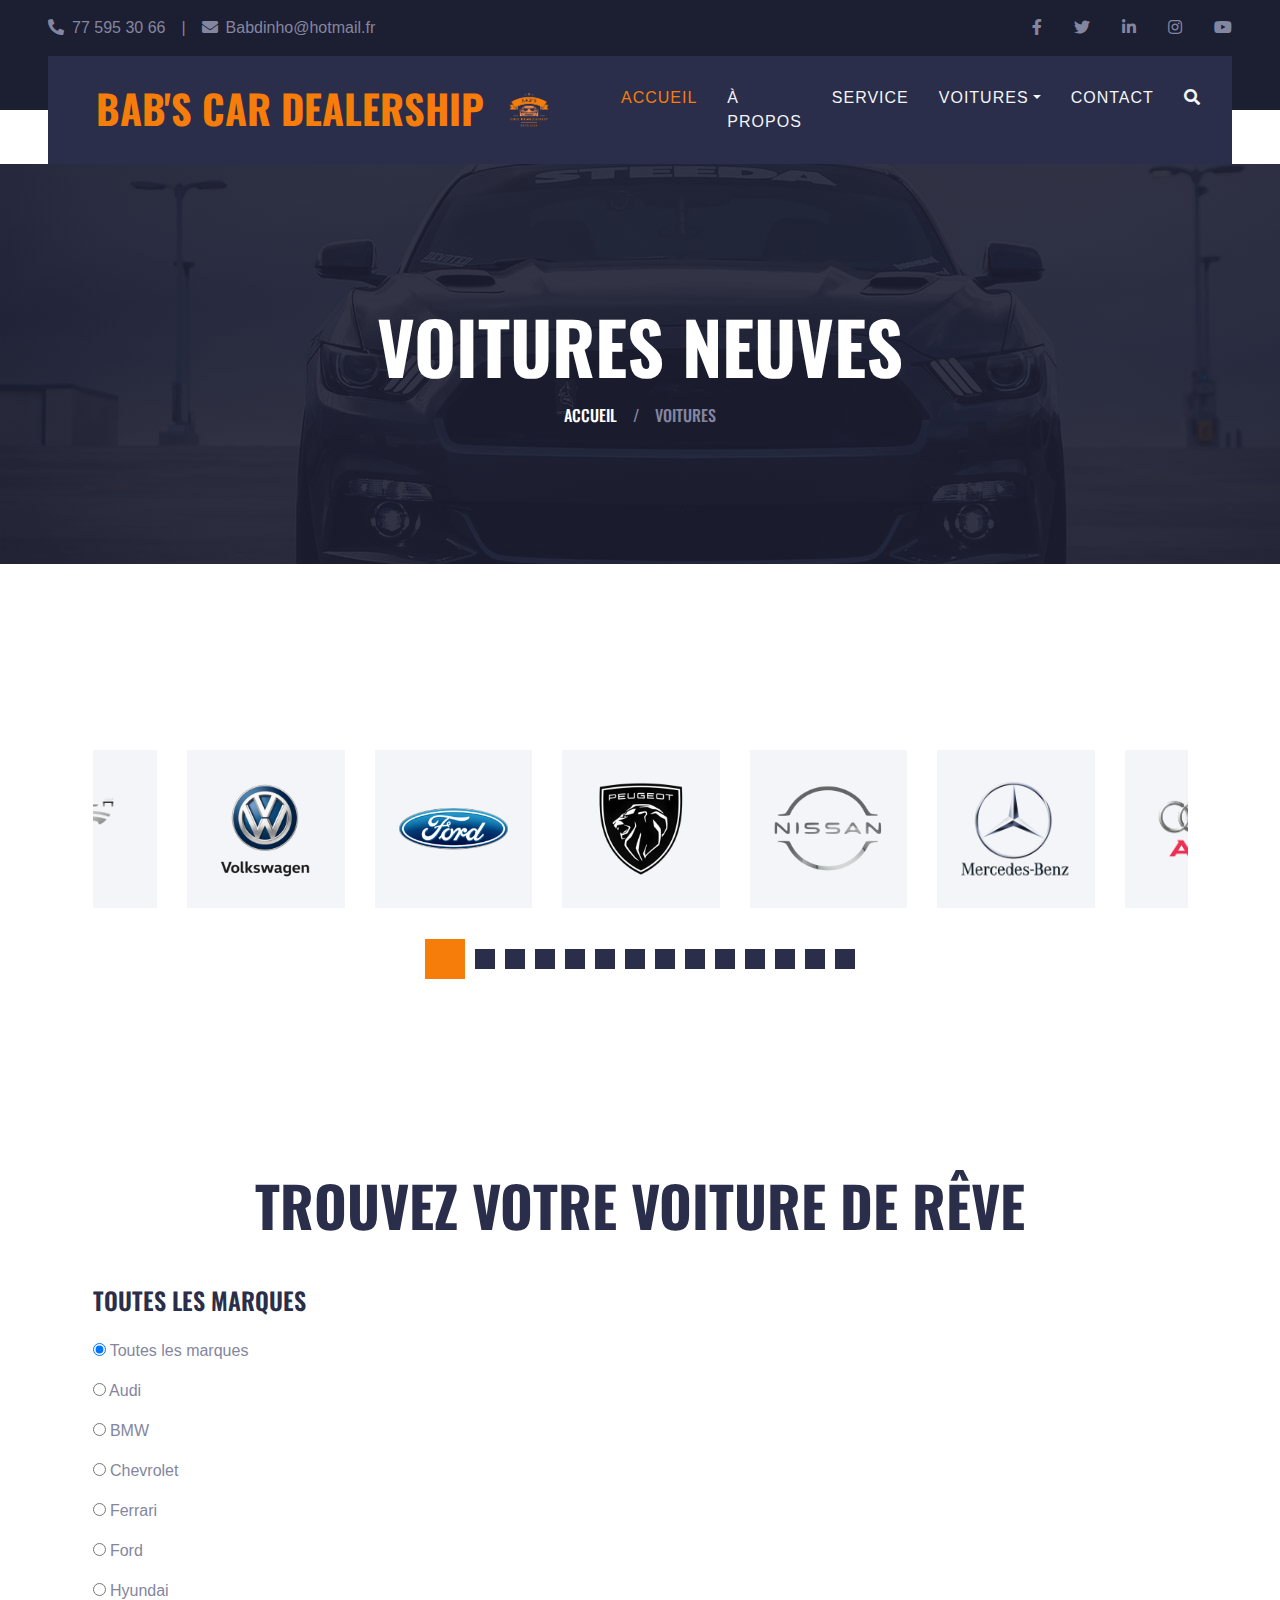
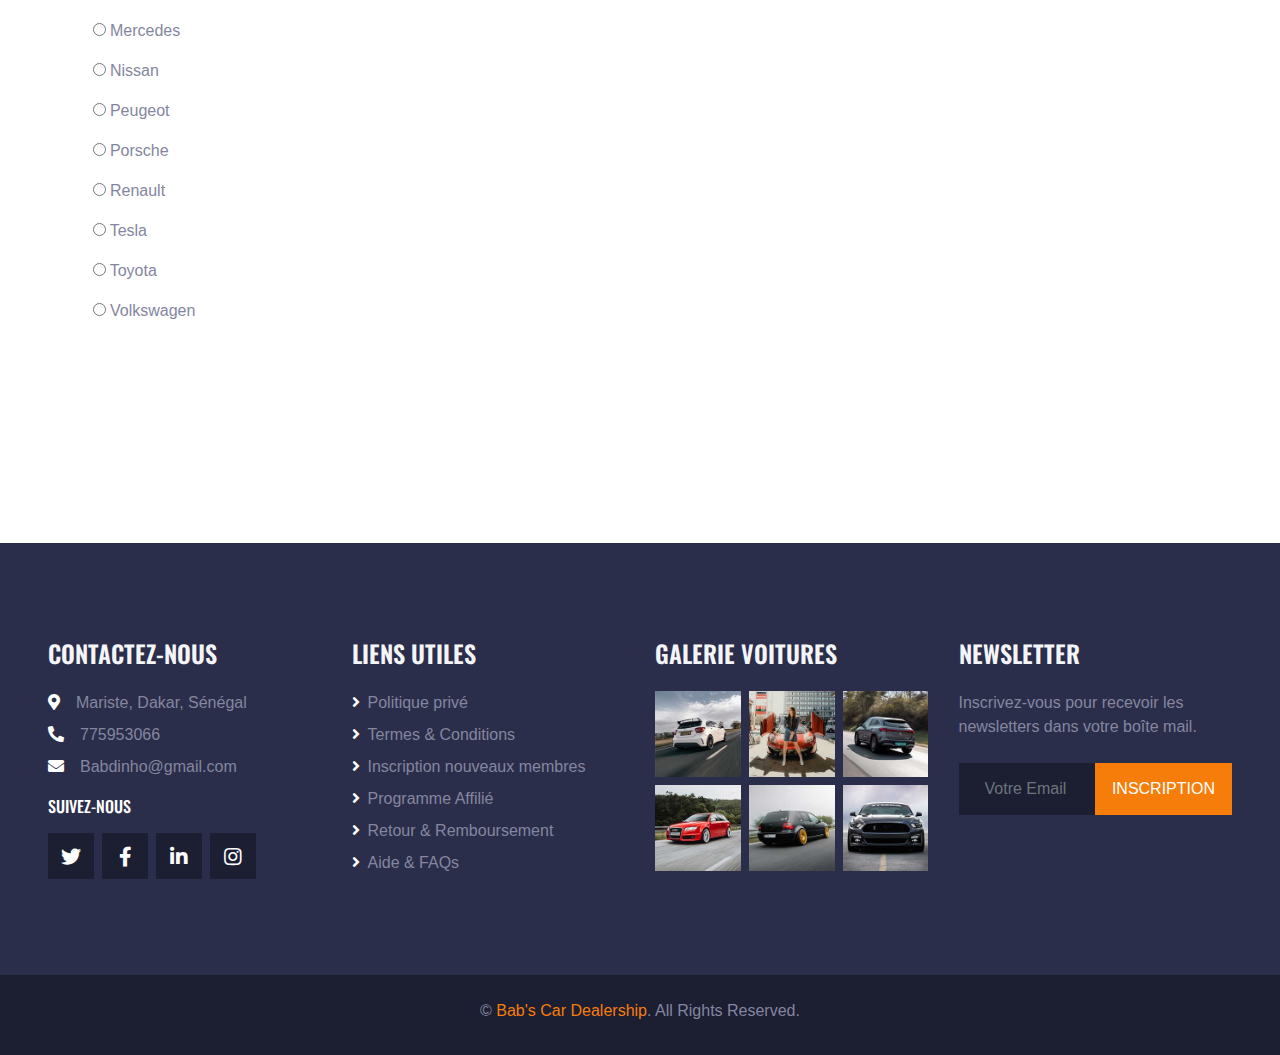
<file: src/main/resources/static/new-cars.html>
<!DOCTYPE html>
<html lang="en">

<head>
    <meta charset="utf-8">
    <title>Bab's Car Dealership</title>
    <meta content="width=device-width, initial-scale=1.0" name="viewport">
    <meta content="Free HTML Templates" name="keywords">
    <meta content="Free HTML Templates" name="description">

    <!-- Favicon -->
    <link href="images/favicon.png" rel="icon">

    <!-- Google Web Fonts -->
    <link rel="preconnect" href="https://fonts.gstatic.com">
    <link href="https://fonts.googleapis.com/css2?family=Oswald:wght@400;500;600;700&family=Rubik&display=swap" rel="stylesheet">

    <!-- Font Awesome -->
    <link href="https://cdnjs.cloudflare.com/ajax/libs/font-awesome/5.15.0/css/all.min.css" rel="stylesheet">

    <!-- Libraries Stylesheet -->
    <link href="lib/owlcarousel/assets/owl.carousel.min.css" rel="stylesheet">
    <link href="lib/tempusdominus/css/tempusdominus-bootstrap-4.min.css" rel="stylesheet" />

    <!-- Customized Bootstrap Stylesheet -->
    <link href="css/bootstrap.min.css" rel="stylesheet">

    <!-- Template Stylesheet -->
    <link href="css/style.css" rel="stylesheet">
</head>

<body>
    <!-- Topbar Start -->
    <div class="container-fluid bg-dark py-3 px-lg-5 d-none d-lg-block">
        <div class="row">
            <div class="col-md-6 text-center text-lg-left mb-2 mb-lg-0">
                <div class="d-inline-flex align-items-center">
                    <a class="text-body pr-3" href=""><i class="fa fa-phone-alt mr-2"></i>77 595 30 66</a>
                    <span class="text-body">|</span>
                    <a class="text-body px-3" href=""><i class="fa fa-envelope mr-2"></i>Babdinho@hotmail.fr</a>
                </div>
            </div>
            <div class="col-md-6 text-center text-lg-right">
                <div class="d-inline-flex align-items-center">
                    <a class="text-body px-3" href="https://www.facebook.com/Babdinho/about">
                        <i class="fab fa-facebook-f"></i>
                    </a>
                    <a class="text-body px-3" href="https://x.com/babdinho?t=13I2G4j6tKeGU0a-EnBRMA&s=09">
                        <i class="fab fa-twitter"></i>
                    </a>
                    <a class="text-body px-3" href="https://sn.linkedin.com/in/babacar-mbaye-5043301b5">
                        <i class="fab fa-linkedin-in"></i>
                    </a>
                    <a class="text-body px-3" href="https://www.instagram.com/bab_mbaye/">
                        <i class="fab fa-instagram"></i>
                    </a>
                    <a class="text-body pl-3" href="https://youtube.com/@babdinhombaye">
                        <i class="fab fa-youtube"></i>
                    </a>
                </div>
            </div>
        </div>
    </div>
    <!-- Topbar End -->


    <!-- Navbar Start -->
    <div class="container-fluid position-relative nav-bar p-0">
        <div class="position-relative px-lg-5" style="z-index: 9;">
            <nav class="navbar navbar-expand-lg bg-secondary navbar-dark py-3 py-lg-0 pl-3 pl-lg-5">
                <a href="index.html" class="navbar-brand d-flex align-items-center">
                    <h1 class="text-uppercase text-primary mb-1">Bab's Car Dealership</h1>
                    <img id="logo" src="images/Car-Dealership-logo.png" alt="Car-Dealership-logo">
                </a>
                <button type="button" class="navbar-toggler" data-toggle="collapse" data-target="#navbarCollapse">
                    <span class="navbar-toggler-icon"></span>
                </button>
                <div class="collapse navbar-collapse justify-content-between px-3" id="navbarCollapse">
                    <div class="navbar-nav ml-auto py-0">
                        <a href="index.html" class="nav-item nav-link active">ACCUEIL</a>
                        <a href="about.html" class="nav-item nav-link">À PROPOS</a>
                        <a href="service.html" class="nav-item nav-link">SERVICE</a>
                        <div class="nav-item dropdown">
                            <a href="#" class="nav-link dropdown-toggle" data-toggle="dropdown">VOITURES</a>
                            <div class="dropdown-menu rounded-0 m-0">
                                <a href="new-cars.html" class="dropdown-item">Voitures Neuves</a>
                                <a href="used-cars.html" class="dropdown-item">Voitures D'occasion</a>
                                <a href="rental-cars.html" class="dropdown-item">Voitures de Location</a>
                            </div>
                        </div>
                        <a href="contact.html" class="nav-item nav-link">Contact</a>
                        <!-- 🔍 Search Icon -->
                        <div class="nav-item">
                            <a href="#" class="nav-link" id="search-icon">
                                <i class="fas fa-search"></i>
                            </a>
                        </div>
                    </div>

                    <!-- 🔍 Hidden Search Form -->
                    <form id="search-form" class="search-form ml-3">
                        <input type="text" placeholder="Rechercher..." name="search">
                    </form>

                </div>
            </nav>
        </div>
    </div>
    <!-- Navbar End -->


    <!-- Page Header Start -->
    <div class="container-fluid page-header">
        <h1 class="display-3 text-uppercase text-white mb-3">Voitures neuves</h1>
        <div class="d-inline-flex text-white">
            <h6 class="text-uppercase m-0"><a class="text-white" href="index.html">Accueil</a></h6>
            <h6 class="text-body m-0 px-3">/</h6>
            <h6 class="text-uppercase text-body m-0">Voitures</h6>
        </div>
    </div>
    <!-- Page Header Start -->

    <!-- Vendor Start -->
    <div class="container-fluid py-5">
        <div class="container py-5">
            <div class="owl-carousel vendor-carousel">
                <div class="bg-light p-4 vendor-logo" data-brand="peugeot">
                    <img src="images/vendor-1.png" alt="Peugeot">
                </div>
                <div class="bg-light p-4 vendor-logo" data-brand="nissan">
                    <img src="images/vendor-2.png" alt="Nissan">
                </div>
                <div class="bg-light p-4 vendor-logo" data-brand="mercedes">
                    <img src="images/vendor-3.png" alt="Mercedes">
                </div>
                <div class="bg-light p-4 vendor-logo" data-brand="audi">
                    <img src="images/vendor-4.png" alt="Audi">
                </div>
                <div class="bg-light p-4 vendor-logo" data-brand="porsche">
                    <img src="images/vendor-5.png" alt="Porsche">
                </div>
                <div class="bg-light p-4 vendor-logo" data-brand="chevrolet">
                    <img src="images/vendor-6.png" alt="Chevrolet">
                </div>
                <div class="bg-light p-4 vendor-logo" data-brand="bmw">
                    <img src="images/vendor-7.png" alt="BMW">
                </div>
                <div class="bg-light p-4 vendor-logo" data-brand="ferrari">
                    <img src="images/vendor-8.png" alt="Ferrari">
                </div>
                <div class="bg-light p-4 vendor-logo" data-brand="renault">
                    <img src="images/vendor-9.png" alt="Renault">
                </div>
                <div class="bg-light p-4 vendor-logo" data-brand="hyundai">
                    <img src="images/vendor-10.png" alt="Hyundai">
                </div>
                <div class="bg-light p-4 vendor-logo" data-brand="toyota">
                    <img src="images/vendor-11.png" alt="Toyota">
                </div>
                <div class="bg-light p-4 vendor-logo" data-brand="tesla">
                    <img src="images/vendor-12.png" alt="Tesla">
                </div>
                <div class="bg-light p-4 vendor-logo" data-brand="volkswagen">
                    <img src="images/vendor-13.png" alt="Volkswagen">
                </div>
                <div class="bg-light p-4 vendor-logo" data-brand="ford">
                    <img src="images/vendor-14.png" alt="Ford">
                </div>
            </div>
        </div>
    </div>
    <!-- Vendor End -->

    <!-- Buy A Car Start -->
    <div class="container-fluid py-5">
        <div class="container pt-5 pb-3">
            <h1 class="display-4 text-uppercase text-center mb-5">Trouvez votre voiture de rêve</h1>
            <div class="row">

                <!-- Colonne Filtres -->
                <div class="col-lg-3 mb-5">
                    <h4 class="text-uppercase mb-4">Toutes les marques</h4>
                    <ul class="list-unstyled">

                        <!-- Bouton Toutes les marques -->
                        <li class="mb-2">
                            <label style="cursor: pointer;">
                                <input type="radio" name="brand" value="all" checked> Toutes les marques
                            </label>
                        </li>

                        <!-- Marques individuelles -->

                        <li class="mb-2">
                            <label style="cursor: pointer;">
                                <input type="radio" name="brand" value="audi"> Audi
                            </label>
                        </li>
                        <li class="mb-2">
                            <label style="cursor: pointer;">
                                <input type="radio" name="brand" value="bmw"> BMW
                            </label>
                        </li>
                        <li class="mb-2">
                            <label style="cursor: pointer;">
                                <input type="radio" name="brand" value="chevrolet"> Chevrolet
                            </label>
                        </li>
                        <li class="mb-2">
                            <label style="cursor: pointer;">
                                <input type="radio" name="brand" value="ferrari"> Ferrari
                            </label>
                        </li>
                        <li class="mb-2">
                            <label style="cursor: pointer;">
                                <input type="radio" name="brand" value="ford"> Ford
                            </label>
                        </li>
                        <li class="mb-2">
                            <label style="cursor: pointer;">
                                <input type="radio" name="brand" value="hyundai"> Hyundai
                            </label>
                        </li>
                        <li class="mb-2">
                            <label style="cursor: pointer;">
                                <input type="radio" name="brand" value="mercedes"> Mercedes
                            </label>
                        </li>
                        <li class="mb-2">
                            <label style="cursor: pointer;">
                                <input type="radio" name="brand" value="nissan"> Nissan
                            </label>
                        </li>
                        <li class="mb-2">
                            <label style="cursor: pointer;">
                                <input type="radio" name="brand" value="peugeot"> Peugeot
                            </label>
                        </li>
                        <li class="mb-2">
                            <label style="cursor: pointer;">
                                <input type="radio" name="brand" value="porsche"> Porsche
                            </label>
                        </li>
                        <li class="mb-2">
                            <label style="cursor: pointer;">
                                <input type="radio" name="brand" value="renault"> Renault
                            </label>
                        </li>
                        <li class="mb-2">
                            <label style="cursor: pointer;">
                                <input type="radio" name="brand" value="tesla"> Tesla
                            </label>
                        </li>
                        <li class="mb-2">
                            <label style="cursor: pointer;">
                                <input type="radio" name="brand" value="toyota"> Toyota
                            </label>
                        </li>
                        <li class="mb-2">
                            <label style="cursor: pointer;">
                                <input type="radio" name="brand" value="volkswagen"> Volkswagen
                            </label>
                        </li>
                    </ul>
                </div>

                <div class="col-lg-9">
                    <div class="row" id="car-list">
                    </div>
                </div>
            </div>
        </div>
    </div>
    <!-- Buy A Car End -->

    <!-- Footer Start -->
    <div class="container-fluid bg-secondary py-5 px-sm-3 px-md-5" style="margin-top: 90px;">
        <div class="row pt-5">
            <div class="col-lg-3 col-md-6 mb-5">
                <h4 class="text-uppercase text-light mb-4">Contactez-nous</h4>
                <p class="mb-2"><i class="fa fa-map-marker-alt text-white mr-3"></i>Mariste, Dakar, Sénégal</p>
                <p class="mb-2"><i class="fa fa-phone-alt text-white mr-3"></i>775953066</p>
                <p><i class="fa fa-envelope text-white mr-3"></i>Babdinho@gmail.com</p>
                <h6 class="text-uppercase text-white py-2">Suivez-nous</h6>
                <div class="d-flex justify-content-start">
                    <a class="btn btn-lg btn-dark btn-lg-square mr-2" href="#"><i class="fab fa-twitter"></i></a>
                    <a class="btn btn-lg btn-dark btn-lg-square mr-2" href="#"><i class="fab fa-facebook-f"></i></a>
                    <a class="btn btn-lg btn-dark btn-lg-square mr-2" href="#"><i class="fab fa-linkedin-in"></i></a>
                    <a class="btn btn-lg btn-dark btn-lg-square" href="#"><i class="fab fa-instagram"></i></a>
                </div>
            </div>
            <div class="col-lg-3 col-md-6 mb-5">
                <h4 class="text-uppercase text-light mb-4">Liens utiles</h4>
                <div class="d-flex flex-column justify-content-start">
                    <a class="text-body mb-2" href="#"><i class="fa fa-angle-right text-white mr-2"></i>Politique privé</a>
                    <a class="text-body mb-2" href="#"><i class="fa fa-angle-right text-white mr-2"></i>Termes & Conditions</a>
                    <a class="text-body mb-2" href="#"><i class="fa fa-angle-right text-white mr-2"></i>Inscription nouveaux membres</a>
                    <a class="text-body mb-2" href="#"><i class="fa fa-angle-right text-white mr-2"></i>Programme Affilié</a>
                    <a class="text-body mb-2" href="#"><i class="fa fa-angle-right text-white mr-2"></i>Retour & Remboursement</a>
                    <a class="text-body" href="#"><i class="fa fa-angle-right text-white mr-2"></i>Aide & FAQs</a>
                </div>
            </div>
            <div class="col-lg-3 col-md-6 mb-5">
                <h4 class="text-uppercase text-light mb-4">Galerie Voitures</h4>
                <div class="row mx-n1">
                    <div class="col-4 px-1 mb-2">
                        <a href=""><img class="w-100" src="images/gallery-1.jpg" alt=""></a>
                    </div>
                    <div class="col-4 px-1 mb-2">
                        <a href=""><img class="w-100" src="images/gallery-2.jpg" alt=""></a>
                    </div>
                    <div class="col-4 px-1 mb-2">
                        <a href=""><img class="w-100" src="images/gallery-3.jpg" alt=""></a>
                    </div>
                    <div class="col-4 px-1 mb-2">
                        <a href=""><img class="w-100" src="images/gallery-4.jpg" alt=""></a>
                    </div>
                    <div class="col-4 px-1 mb-2">
                        <a href=""><img class="w-100" src="images/gallery-5.jpg" alt=""></a>
                    </div>
                    <div class="col-4 px-1 mb-2">
                        <a href=""><img class="w-100" src="images/gallery-6.jpg" alt=""></a>
                    </div>
                </div>
            </div>
            <div class="col-lg-3 col-md-6 mb-5">
                <h4 class="text-uppercase text-light mb-4">Newsletter</h4>
                <p class="mb-4">Inscrivez-vous pour recevoir les newsletters dans votre boîte mail.</p>
                <div class="w-100 mb-3">
                    <div class="input-group">
                        <input type="text" class="form-control bg-dark border-dark" style="padding: 25px;" placeholder="Votre Email">
                        <div class="input-group-append">
                            <button class="btn btn-primary text-uppercase px-3">Inscription</button>
                        </div>
                    </div>
                </div>
            </div>
        </div>
    </div>
    <div class="container-fluid bg-dark py-4 px-sm-3 px-md-5">
        <p class="mb-2 text-center text-body">&copy; <a href="#">Bab's Car Dealership</a>. All Rights Reserved.</p>
    </div>
    <!-- Footer End -->


    <!-- Back to the Top -->
    <a href="#" class="btn btn-lg btn-primary btn-lg-square back-to-top"><i class="fa fa-angle-double-up"></i></a>


    <!-- JavaScript Libraries -->
    <script src="https://code.jquery.com/jquery-3.4.1.min.js"></script>
    <script src="https://stackpath.bootstrapcdn.com/bootstrap/4.4.1/js/bootstrap.bundle.min.js"></script>
    <script src="lib/easing/easing.min.js"></script>
    <script src="lib/waypoints/waypoints.min.js"></script>
    <script src="lib/owlcarousel/owl.carousel.min.js"></script>
    <script src="lib/tempusdominus/js/moment.min.js"></script>
    <script src="lib/tempusdominus/js/moment-timezone.min.js"></script>
    <script src="lib/tempusdominus/js/tempusdominus-bootstrap-4.min.js"></script>

    <!-- Template Javascript -->
    <script src="js/main.js"></script>
    <script src="js/fetch-new-cars.js"></script>

</body>

</html>
</file>
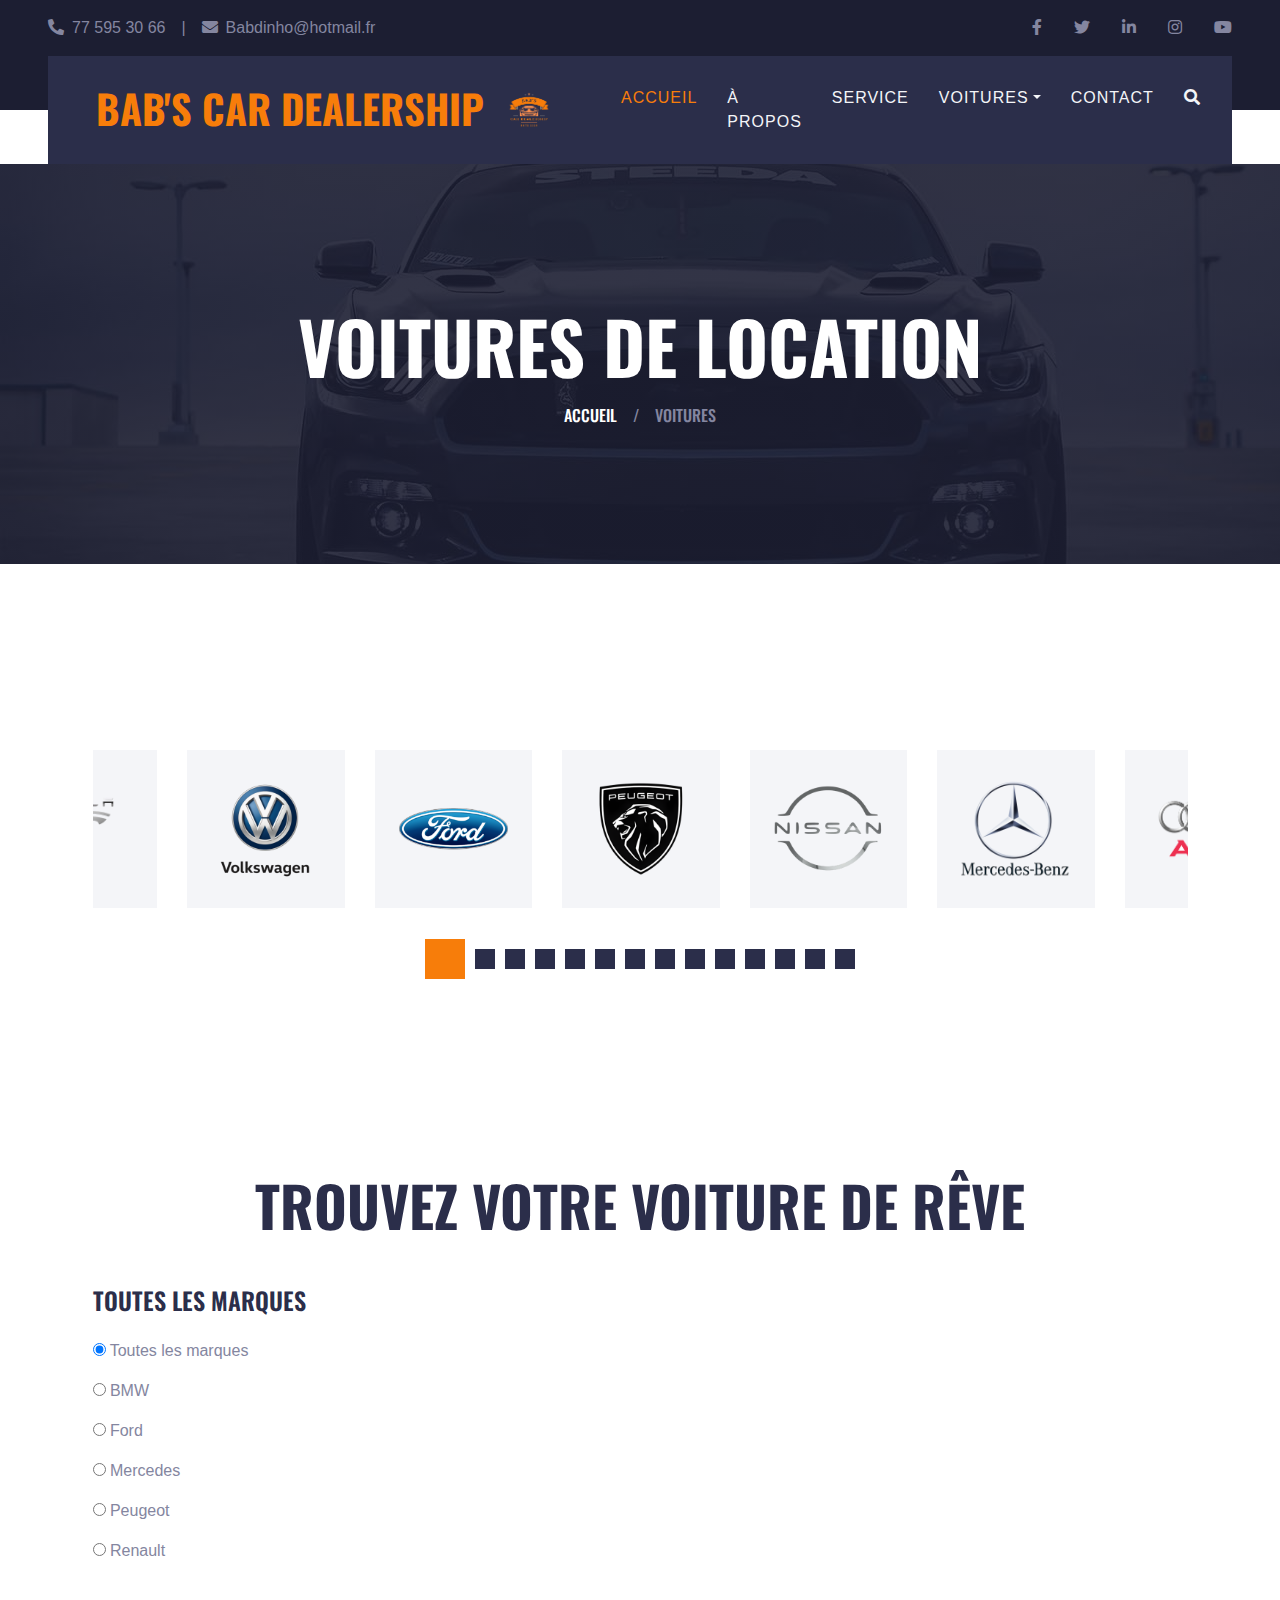
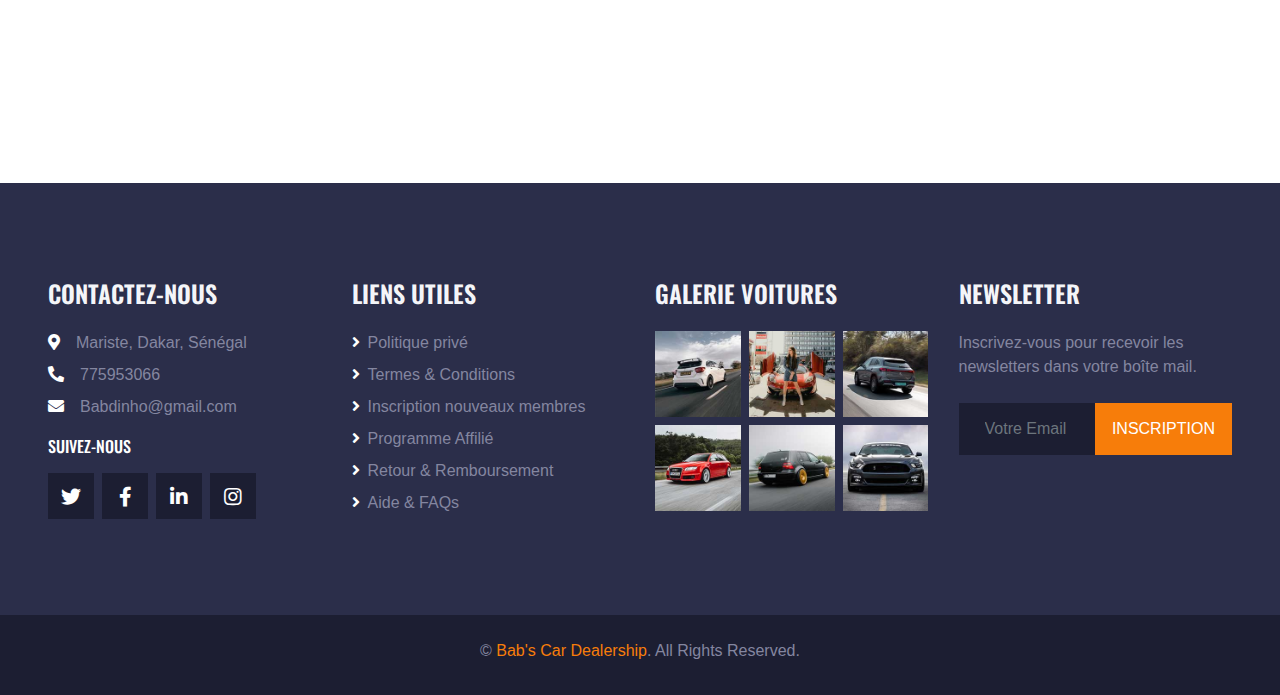
<file: src/main/resources/static/rental-cars.html>
<!DOCTYPE html>
<html lang="en">

<head>
    <meta charset="utf-8">
    <title>Bab's Car Dealership</title>
    <meta content="width=device-width, initial-scale=1.0" name="viewport">
    <meta content="Free HTML Templates" name="keywords">
    <meta content="Free HTML Templates" name="description">

    <!-- Favicon -->
    <link href="images/favicon.png" rel="icon">

    <!-- Google Web Fonts -->
    <link rel="preconnect" href="https://fonts.gstatic.com">
    <link href="https://fonts.googleapis.com/css2?family=Oswald:wght@400;500;600;700&family=Rubik&display=swap" rel="stylesheet">

    <!-- Font Awesome -->
    <link href="https://cdnjs.cloudflare.com/ajax/libs/font-awesome/5.15.0/css/all.min.css" rel="stylesheet">

    <!-- Libraries Stylesheet -->
    <link href="lib/owlcarousel/assets/owl.carousel.min.css" rel="stylesheet">
    <link href="lib/tempusdominus/css/tempusdominus-bootstrap-4.min.css" rel="stylesheet" />

    <!-- Customized Bootstrap Stylesheet -->
    <link href="css/bootstrap.min.css" rel="stylesheet">

    <!-- Template Stylesheet -->
    <link href="css/style.css" rel="stylesheet">
</head>

<body>
<!-- Topbar Start -->
<div class="container-fluid bg-dark py-3 px-lg-5 d-none d-lg-block">
    <div class="row">
        <div class="col-md-6 text-center text-lg-left mb-2 mb-lg-0">
            <div class="d-inline-flex align-items-center">
                <a class="text-body pr-3" href=""><i class="fa fa-phone-alt mr-2"></i>77 595 30 66</a>
                <span class="text-body">|</span>
                <a class="text-body px-3" href=""><i class="fa fa-envelope mr-2"></i>Babdinho@hotmail.fr</a>
            </div>
        </div>
        <div class="col-md-6 text-center text-lg-right">
            <div class="d-inline-flex align-items-center">
                <a class="text-body px-3" href="https://www.facebook.com/Babdinho/about">
                    <i class="fab fa-facebook-f"></i>
                </a>
                <a class="text-body px-3" href="https://x.com/babdinho?t=13I2G4j6tKeGU0a-EnBRMA&s=09">
                    <i class="fab fa-twitter"></i>
                </a>
                <a class="text-body px-3" href="https://sn.linkedin.com/in/babacar-mbaye-5043301b5">
                    <i class="fab fa-linkedin-in"></i>
                </a>
                <a class="text-body px-3" href="https://www.instagram.com/bab_mbaye/">
                    <i class="fab fa-instagram"></i>
                </a>
                <a class="text-body pl-3" href="https://youtube.com/@babdinhombaye">
                    <i class="fab fa-youtube"></i>
                </a>
            </div>
        </div>
    </div>
</div>
<!-- Topbar End -->


<!-- Navbar Start -->
<div class="container-fluid position-relative nav-bar p-0">
    <div class="position-relative px-lg-5" style="z-index: 9;">
        <nav class="navbar navbar-expand-lg bg-secondary navbar-dark py-3 py-lg-0 pl-3 pl-lg-5">
            <a href="index.html" class="navbar-brand d-flex align-items-center">
                <h1 class="text-uppercase text-primary mb-1">Bab's Car Dealership</h1>
                <img id="logo" src="images/Car-Dealership-logo.png" alt="Car-Dealership-logo">
            </a>
            <button type="button" class="navbar-toggler" data-toggle="collapse" data-target="#navbarCollapse">
                <span class="navbar-toggler-icon"></span>
            </button>
            <div class="collapse navbar-collapse justify-content-between px-3" id="navbarCollapse">
                <div class="navbar-nav ml-auto py-0">
                    <a href="index.html" class="nav-item nav-link active">ACCUEIL</a>
                    <a href="about.html" class="nav-item nav-link">À PROPOS</a>
                    <a href="service.html" class="nav-item nav-link">SERVICE</a>
                    <div class="nav-item dropdown">
                        <a href="#" class="nav-link dropdown-toggle" data-toggle="dropdown">VOITURES</a>
                        <div class="dropdown-menu rounded-0 m-0">
                            <a href="new-cars.html" class="dropdown-item">Voitures Neuves</a>
                            <a href="used-cars.html" class="dropdown-item">Voitures D'occasion</a>
                            <a href="rental-cars.html" class="dropdown-item">Voitures de Location</a>
                        </div>
                    </div>
                    <a href="contact.html" class="nav-item nav-link">Contact</a>
                    <!-- 🔍 Search Icon -->
                    <div class="nav-item">
                        <a href="#" class="nav-link" id="search-icon">
                            <i class="fas fa-search"></i>
                        </a>
                    </div>
                </div>

                <!-- 🔍 Hidden Search Form -->
                <form id="search-form" class="search-form ml-3">
                    <input type="text" placeholder="Rechercher..." name="search">
                </form>

            </div>
        </nav>
    </div>
</div>
<!-- Navbar End -->


<!-- Page Header Start -->
<div class="container-fluid page-header">
    <h1 class="display-3 text-uppercase text-white mb-3">Voitures de location</h1>
    <div class="d-inline-flex text-white">
        <h6 class="text-uppercase m-0"><a class="text-white" href="index.html">Accueil</a></h6>
        <h6 class="text-body m-0 px-3">/</h6>
        <h6 class="text-uppercase text-body m-0">Voitures</h6>
    </div>
</div>
<!-- Page Header Start -->

<!-- Vendor Start -->
<div class="container-fluid py-5">
    <div class="container py-5">
        <div class="owl-carousel vendor-carousel">
            <div class="bg-light p-4 vendor-logo" data-brand="peugeot">
                <img src="images/vendor-1.png" alt="Peugeot">
            </div>
            <div class="bg-light p-4 vendor-logo" data-brand="nissan">
                <img src="images/vendor-2.png" alt="Nissan">
            </div>
            <div class="bg-light p-4 vendor-logo" data-brand="mercedes">
                <img src="images/vendor-3.png" alt="Mercedes">
            </div>
            <div class="bg-light p-4 vendor-logo" data-brand="audi">
                <img src="images/vendor-4.png" alt="Audi">
            </div>
            <div class="bg-light p-4 vendor-logo" data-brand="porsche">
                <img src="images/vendor-5.png" alt="Porsche">
            </div>
            <div class="bg-light p-4 vendor-logo" data-brand="chevrolet">
                <img src="images/vendor-6.png" alt="Chevrolet">
            </div>
            <div class="bg-light p-4 vendor-logo" data-brand="bmw">
                <img src="images/vendor-7.png" alt="BMW">
            </div>
            <div class="bg-light p-4 vendor-logo" data-brand="ferrari">
                <img src="images/vendor-8.png" alt="Ferrari">
            </div>
            <div class="bg-light p-4 vendor-logo" data-brand="renault">
                <img src="images/vendor-9.png" alt="Renault">
            </div>
            <div class="bg-light p-4 vendor-logo" data-brand="hyundai">
                <img src="images/vendor-10.png" alt="Hyundai">
            </div>
            <div class="bg-light p-4 vendor-logo" data-brand="toyota">
                <img src="images/vendor-11.png" alt="Toyota">
            </div>
            <div class="bg-light p-4 vendor-logo" data-brand="tesla">
                <img src="images/vendor-12.png" alt="Tesla">
            </div>
            <div class="bg-light p-4 vendor-logo" data-brand="volkswagen">
                <img src="images/vendor-13.png" alt="Volkswagen">
            </div>
            <div class="bg-light p-4 vendor-logo" data-brand="ford">
                <img src="images/vendor-14.png" alt="Ford">
            </div>
        </div>
    </div>
</div>
<!-- Vendor End -->

<!-- Buy A Car Start -->
<div class="container-fluid py-5">
    <div class="container pt-5 pb-3">
        <h1 class="display-4 text-uppercase text-center mb-5">Trouvez votre voiture de rêve</h1>
        <div class="row">

            <!-- Colonne Filtres -->
            <div class="col-lg-3 mb-5">
                <h4 class="text-uppercase mb-4">Toutes les marques</h4>
                <ul class="list-unstyled">

                    <!-- Bouton Toutes les marques -->
                    <li class="mb-2">
                        <label style="cursor: pointer;">
                            <input type="radio" name="brand" value="all" checked> Toutes les marques
                        </label>
                    </li>

                    <!-- Marques individuelles -->

                    <li class="mb-2">
                        <label style="cursor: pointer;">
                            <input type="radio" name="brand" value="bmw"> BMW
                        </label>
                    </li>
                    <li class="mb-2">
                        <label style="cursor: pointer;">
                            <input type="radio" name="brand" value="ford"> Ford
                        </label>
                    </li>
                    <li class="mb-2">
                        <label style="cursor: pointer;">
                            <input type="radio" name="brand" value="mercedes"> Mercedes
                        </label>
                    </li>
                    <li class="mb-2">
                        <label style="cursor: pointer;">
                            <input type="radio" name="brand" value="peugeot"> Peugeot
                        </label>
                    </li>
                    <li class="mb-2">
                        <label style="cursor: pointer;">
                            <input type="radio" name="brand" value="renault"> Renault
                        </label>
                    </li>
                </ul>
            </div>

            <div class="col-lg-9">
                <div class="row" id="car-list">


                        <!-- Les voitures viendront ici via JS -->
                    </div>
                </div>
            </div>
        </div>
    </div>

<!-- Buy A Car End -->

<!-- Footer Start -->
<div class="container-fluid bg-secondary py-5 px-sm-3 px-md-5" style="margin-top: 90px;">
    <div class="row pt-5">
        <div class="col-lg-3 col-md-6 mb-5">
            <h4 class="text-uppercase text-light mb-4">Contactez-nous</h4>
            <p class="mb-2"><i class="fa fa-map-marker-alt text-white mr-3"></i>Mariste, Dakar, Sénégal</p>
            <p class="mb-2"><i class="fa fa-phone-alt text-white mr-3"></i>775953066</p>
            <p><i class="fa fa-envelope text-white mr-3"></i>Babdinho@gmail.com</p>
            <h6 class="text-uppercase text-white py-2">Suivez-nous</h6>
            <div class="d-flex justify-content-start">
                <a class="btn btn-lg btn-dark btn-lg-square mr-2" href="#"><i class="fab fa-twitter"></i></a>
                <a class="btn btn-lg btn-dark btn-lg-square mr-2" href="#"><i class="fab fa-facebook-f"></i></a>
                <a class="btn btn-lg btn-dark btn-lg-square mr-2" href="#"><i class="fab fa-linkedin-in"></i></a>
                <a class="btn btn-lg btn-dark btn-lg-square" href="#"><i class="fab fa-instagram"></i></a>
            </div>
        </div>
        <div class="col-lg-3 col-md-6 mb-5">
            <h4 class="text-uppercase text-light mb-4">Liens utiles</h4>
            <div class="d-flex flex-column justify-content-start">
                <a class="text-body mb-2" href="#"><i class="fa fa-angle-right text-white mr-2"></i>Politique privé</a>
                <a class="text-body mb-2" href="#"><i class="fa fa-angle-right text-white mr-2"></i>Termes & Conditions</a>
                <a class="text-body mb-2" href="#"><i class="fa fa-angle-right text-white mr-2"></i>Inscription nouveaux membres</a>
                <a class="text-body mb-2" href="#"><i class="fa fa-angle-right text-white mr-2"></i>Programme Affilié</a>
                <a class="text-body mb-2" href="#"><i class="fa fa-angle-right text-white mr-2"></i>Retour & Remboursement</a>
                <a class="text-body" href="#"><i class="fa fa-angle-right text-white mr-2"></i>Aide & FAQs</a>
            </div>
        </div>
        <div class="col-lg-3 col-md-6 mb-5">
            <h4 class="text-uppercase text-light mb-4">Galerie Voitures</h4>
            <div class="row mx-n1">
                <div class="col-4 px-1 mb-2">
                    <a href=""><img class="w-100" src="images/gallery-1.jpg" alt=""></a>
                </div>
                <div class="col-4 px-1 mb-2">
                    <a href=""><img class="w-100" src="images/gallery-2.jpg" alt=""></a>
                </div>
                <div class="col-4 px-1 mb-2">
                    <a href=""><img class="w-100" src="images/gallery-3.jpg" alt=""></a>
                </div>
                <div class="col-4 px-1 mb-2">
                    <a href=""><img class="w-100" src="images/gallery-4.jpg" alt=""></a>
                </div>
                <div class="col-4 px-1 mb-2">
                    <a href=""><img class="w-100" src="images/gallery-5.jpg" alt=""></a>
                </div>
                <div class="col-4 px-1 mb-2">
                    <a href=""><img class="w-100" src="images/gallery-6.jpg" alt=""></a>
                </div>
            </div>
        </div>
        <div class="col-lg-3 col-md-6 mb-5">
            <h4 class="text-uppercase text-light mb-4">Newsletter</h4>
            <p class="mb-4">Inscrivez-vous pour recevoir les newsletters dans votre boîte mail.</p>
            <div class="w-100 mb-3">
                <div class="input-group">
                    <input type="text" class="form-control bg-dark border-dark" style="padding: 25px;" placeholder="Votre Email">
                    <div class="input-group-append">
                        <button class="btn btn-primary text-uppercase px-3">Inscription</button>
                    </div>
                </div>
            </div>
        </div>
    </div>
</div>
<div class="container-fluid bg-dark py-4 px-sm-3 px-md-5">
    <p class="mb-2 text-center text-body">&copy; <a href="#">Bab's Car Dealership</a>. All Rights Reserved.</p>
</div>
<!-- Footer End -->


<!-- Back to the Top -->
<a href="#" class="btn btn-lg btn-primary btn-lg-square back-to-top"><i class="fa fa-angle-double-up"></i></a>


<!-- JavaScript Libraries -->
<script src="https://code.jquery.com/jquery-3.4.1.min.js"></script>
<script src="https://stackpath.bootstrapcdn.com/bootstrap/4.4.1/js/bootstrap.bundle.min.js"></script>
<script src="lib/easing/easing.min.js"></script>
<script src="lib/waypoints/waypoints.min.js"></script>
<script src="lib/owlcarousel/owl.carousel.min.js"></script>
<script src="lib/tempusdominus/js/moment.min.js"></script>
<script src="lib/tempusdominus/js/moment-timezone.min.js"></script>
<script src="lib/tempusdominus/js/tempusdominus-bootstrap-4.min.js"></script>

<!-- Template Javascript -->
<script src="js/main.js"></script>
<script src="js/fetch-rental-cars.js"></script>

</body>

</html>
</file>
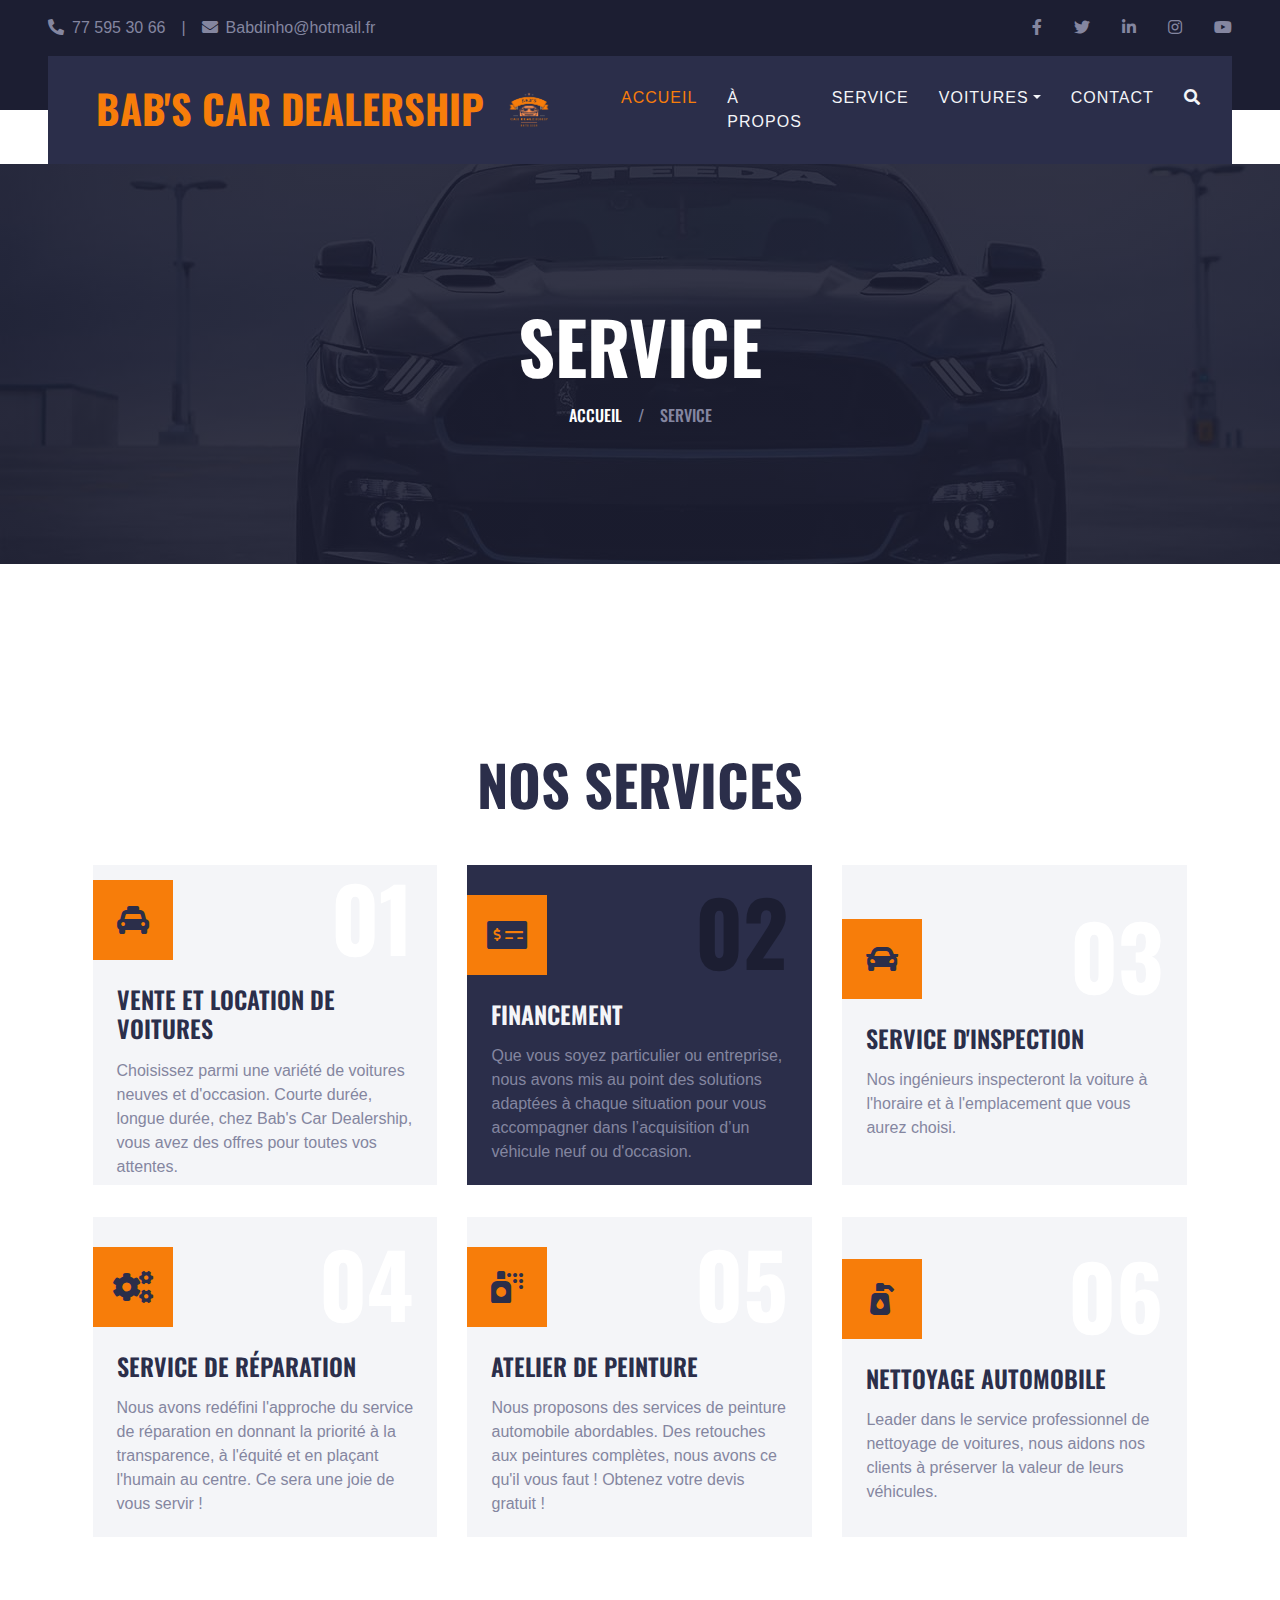
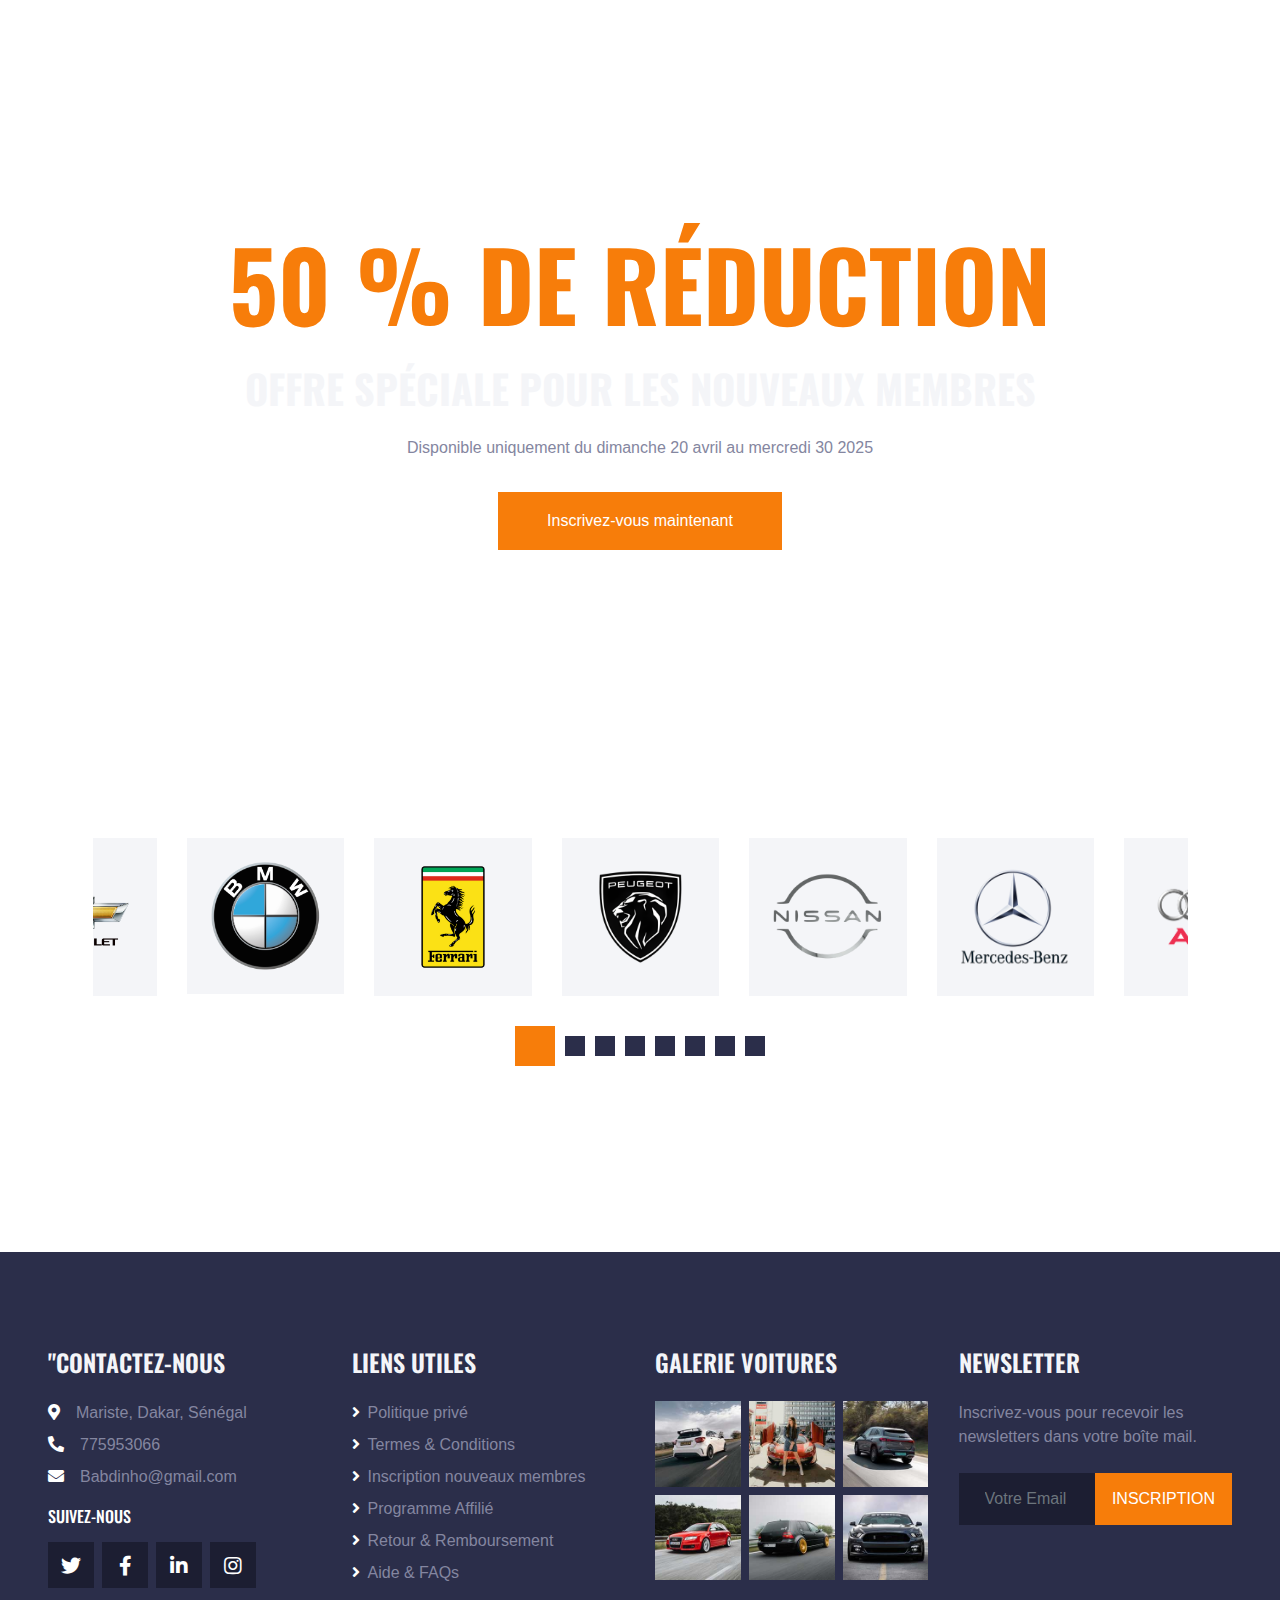
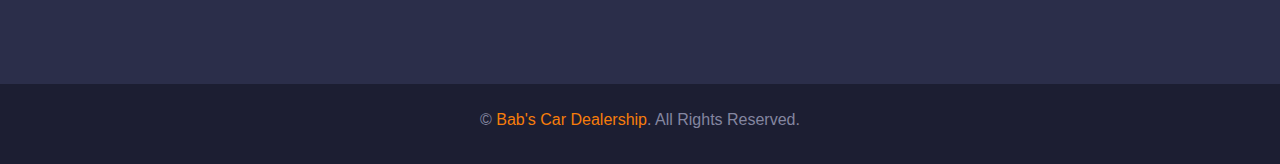
<file: src/main/resources/static/service.html>
<!DOCTYPE html>
<html lang="en">

<head>
    <meta charset="utf-8">
    <title>Bab's Car Dealership</title>
    <meta content="width=device-width, initial-scale=1.0" name="viewport">
    <meta content="Free HTML Templates" name="keywords">
    <meta content="Free HTML Templates" name="description">

    <!-- Favicon -->
    <link href="images/favicon.png" rel="icon">

    <!-- Google Web Fonts -->
    <link rel="preconnect" href="https://fonts.gstatic.com">
    <link href="https://fonts.googleapis.com/css2?family=Oswald:wght@400;500;600;700&family=Rubik&display=swap" rel="stylesheet"> 

    <!-- Font Awesome -->
    <link href="https://cdnjs.cloudflare.com/ajax/libs/font-awesome/5.15.0/css/all.min.css" rel="stylesheet">

    <!-- Libraries Stylesheet -->
    <link href="lib/owlcarousel/assets/owl.carousel.min.css" rel="stylesheet">
    <link href="lib/tempusdominus/css/tempusdominus-bootstrap-4.min.css" rel="stylesheet" />

    <!-- Customized Bootstrap Stylesheet -->
    <link href="css/bootstrap.min.css" rel="stylesheet">

    <!-- Template Stylesheet -->
    <link href="css/style.css" rel="stylesheet">
</head>

<body>
<!-- Topbar Start -->
<div class="container-fluid bg-dark py-3 px-lg-5 d-none d-lg-block">
    <div class="row">
        <div class="col-md-6 text-center text-lg-left mb-2 mb-lg-0">
            <div class="d-inline-flex align-items-center">
                <a class="text-body pr-3" href=""><i class="fa fa-phone-alt mr-2"></i>77 595 30 66</a>
                <span class="text-body">|</span>
                <a class="text-body px-3" href=""><i class="fa fa-envelope mr-2"></i>Babdinho@hotmail.fr</a>
            </div>
        </div>
        <div class="col-md-6 text-center text-lg-right">
            <div class="d-inline-flex align-items-center">
                <a class="text-body px-3" href="https://www.facebook.com/Babdinho/about">
                    <i class="fab fa-facebook-f"></i>
                </a>
                <a class="text-body px-3" href="https://x.com/babdinho?t=13I2G4j6tKeGU0a-EnBRMA&s=09">
                    <i class="fab fa-twitter"></i>
                </a>
                <a class="text-body px-3" href="https://sn.linkedin.com/in/babacar-mbaye-5043301b5">
                    <i class="fab fa-linkedin-in"></i>
                </a>
                <a class="text-body px-3" href="https://www.instagram.com/bab_mbaye/">
                    <i class="fab fa-instagram"></i>
                </a>
                <a class="text-body pl-3" href="https://youtube.com/@babdinhombaye">
                    <i class="fab fa-youtube"></i>
                </a>
            </div>
        </div>
    </div>
</div>
<!-- Topbar End -->


<!-- Navbar Start -->
<div class="container-fluid position-relative nav-bar p-0">
    <div class="position-relative px-lg-5" style="z-index: 9;">
        <nav class="navbar navbar-expand-lg bg-secondary navbar-dark py-3 py-lg-0 pl-3 pl-lg-5">
            <a href="index.html" class="navbar-brand d-flex align-items-center">
                <h1 class="text-uppercase text-primary mb-1">Bab's Car Dealership</h1>
                <img id="logo" src="images/Car-Dealership-logo.png" alt="Car-Dealership-logo">
            </a>
            <button type="button" class="navbar-toggler" data-toggle="collapse" data-target="#navbarCollapse">
                <span class="navbar-toggler-icon"></span>
            </button>
            <div class="collapse navbar-collapse justify-content-between px-3" id="navbarCollapse">
                <div class="navbar-nav ml-auto py-0">
                    <a href="index.html" class="nav-item nav-link active">ACCUEIL</a>
                    <a href="about.html" class="nav-item nav-link">À PROPOS</a>
                    <a href="service.html" class="nav-item nav-link">SERVICE</a>
                    <div class="nav-item dropdown">
                        <a href="cars.html" class="nav-link dropdown-toggle" data-toggle="dropdown">VOITURES</a>
                        <div class="dropdown-menu rounded-0 m-0">
                            <a href="new-cars.html" class="dropdown-item">Voitures Neuves</a>
                            <a href="used-cars.html" class="dropdown-item">Voitures D'occasion</a>
                            <a href="rental-cars.html" class="dropdown-item">Voitures de Location</a>
                        </div>
                    </div>
                    <a href="contact.html" class="nav-item nav-link">Contact</a>
                    <!-- 🔍 Search Icon -->
                    <div class="nav-item">
                        <a href="#" class="nav-link" id="search-icon">
                            <i class="fas fa-search"></i>
                        </a>
                    </div>
                </div>

                <!-- 🔍 Hidden Search Form -->
                <form id="search-form" class="search-form ml-3">
                    <input type="text" placeholder="Rechercher..." name="search">
                </form>

            </div>
        </nav>
    </div>
</div>
<!-- Navbar End -->

    <!-- Page Header Start -->
    <div class="container-fluid page-header">
        <h1 class="display-3 text-uppercase text-white mb-3">Service</h1>
        <div class="d-inline-flex text-white">
            <h6 class="text-uppercase m-0"><a class="text-white" href="index.html">Accueil</a></h6>
            <h6 class="text-body m-0 px-3">/</h6>
            <h6 class="text-uppercase text-body m-0">Service</h6>
        </div>
    </div>
    <!-- Page Header Start -->


<!-- Services Start -->
<div class="container-fluid py-5">
    <div class="container pt-5 pb-3">
        <h1 class="display-4 text-uppercase text-center mb-5">Nos services</h1>
        <div class="row">
            <div class="col-lg-4 col-md-6 mb-2">
                <div class="service-item d-flex flex-column justify-content-center px-4 mb-4">
                    <div class="d-flex align-items-center justify-content-between mb-3">
                        <div class="d-flex align-items-center justify-content-center bg-primary ml-n4" style="width: 80px; height: 80px;">
                            <i class="fa fa-2x fa-taxi text-secondary"></i>
                        </div>
                        <h1 class="display-2 text-white mt-n2 m-0">01</h1>
                    </div>
                    <h4 class="text-uppercase mb-3">Vente et location de voitures</h4>
                    <p class="m-0">Choisissez parmi une variété de voitures neuves et d'occasion. Courte durée, longue durée, chez Bab's Car Dealership, vous avez des offres pour toutes vos attentes.</p>
                </div>
            </div>
            <div class="col-lg-4 col-md-6 mb-2">
                <div class="service-item active d-flex flex-column justify-content-center px-4 mb-4">
                    <div class="d-flex align-items-center justify-content-between mb-3">
                        <div class="d-flex align-items-center justify-content-center bg-primary ml-n4" style="width: 80px; height: 80px;">
                            <i class="fa fa-2x fa-money-check-alt text-secondary"></i>
                        </div>
                        <h1 class="display-2 text-white mt-n2 m-0">02</h1>
                    </div>
                    <h4 class="text-uppercase mb-3">Financement</h4>
                    <p class="m-0">Que vous soyez particulier ou entreprise, nous avons mis au point des solutions adaptées à chaque situation pour vous accompagner dans l’acquisition d’un véhicule neuf ou d'occasion.</p>
                </div>
            </div>
            <div class="col-lg-4 col-md-6 mb-2">
                <div class="service-item d-flex flex-column justify-content-center px-4 mb-4">
                    <div class="d-flex align-items-center justify-content-between mb-3">
                        <div class="d-flex align-items-center justify-content-center bg-primary ml-n4" style="width: 80px; height: 80px;">
                            <i class="fa fa-2x fa-car text-secondary"></i>
                        </div>
                        <h1 class="display-2 text-white mt-n2 m-0">03</h1>
                    </div>
                    <h4 class="text-uppercase mb-3">Service d'inspection</h4>
                    <p class="m-0">Nos ingénieurs inspecteront la voiture à l'horaire et à l'emplacement que vous aurez choisi.</p>
                </div>
            </div>
            <div class="col-lg-4 col-md-6 mb-2">
                <div class="service-item d-flex flex-column justify-content-center px-4 mb-4">
                    <div class="d-flex align-items-center justify-content-between mb-3">
                        <div class="d-flex align-items-center justify-content-center bg-primary ml-n4" style="width: 80px; height: 80px;">
                            <i class="fa fa-2x fa-cogs text-secondary"></i>
                        </div>
                        <h1 class="display-2 text-white mt-n2 m-0">04</h1>
                    </div>
                    <h4 class="text-uppercase mb-3">Service de réparation</h4>
                    <p class="m-0">Nous avons redéfini l'approche du service de réparation en donnant la priorité à la transparence, à l'équité et en plaçant l'humain au centre. Ce sera une joie de vous servir !</p>
                </div>
            </div>
            <div class="col-lg-4 col-md-6 mb-2">
                <div class="service-item d-flex flex-column justify-content-center px-4 mb-4">
                    <div class="d-flex align-items-center justify-content-between mb-3">
                        <div class="d-flex align-items-center justify-content-center bg-primary ml-n4" style="width: 80px; height: 80px;">
                            <i class="fa fa-2x fa-spray-can text-secondary"></i>
                        </div>
                        <h1 class="display-2 text-white mt-n2 m-0">05</h1>
                    </div>
                    <h4 class="text-uppercase mb-3">Atelier de peinture</h4>
                    <p class="m-0">Nous proposons des services de peinture automobile abordables. Des retouches aux peintures complètes, nous avons ce qu'il vous faut ! Obtenez votre devis gratuit !</p>
                </div>
            </div>
            <div class="col-lg-4 col-md-6 mb-2">
                <div class="service-item d-flex flex-column justify-content-center px-4 mb-4">
                    <div class="d-flex align-items-center justify-content-between mb-3">
                        <div class="d-flex align-items-center justify-content-center bg-primary ml-n4" style="width: 80px; height: 80px;">
                            <i class="fa fa-2x fa-pump-soap text-secondary"></i>
                        </div>
                        <h1 class="display-2 text-white mt-n2 m-0">06</h1>
                    </div>
                    <h4 class="text-uppercase mb-3">Nettoyage automobile</h4>
                    <p class="m-0">Leader dans le service professionnel de nettoyage de voitures, nous aidons nos clients à préserver la valeur de leurs véhicules.</p>
                </div>
            </div>
        </div>
    </div>
</div>
<!-- Services End -->


<!-- Banner Start -->
<div class="container-fluid py-5">
    <div class="container py-5">
        <div class="bg-banner py-5 px-4 text-center">
            <div class="py-5">
                <h1 class="display-1 text-uppercase text-primary mb-4">50 % de réduction</h1>
                <h1 class="text-uppercase text-light mb-4">Offre spéciale pour les nouveaux membres</h1>
                <p class="mb-4">Disponible uniquement du dimanche 20 avril au mercredi 30 2025</p>
                <a class="btn btn-primary mt-2 py-3 px-5" href="">Inscrivez-vous maintenant</a>
            </div>
        </div>
    </div>
</div>
<!-- Banner End -->


<!-- Vendor Start -->
<div class="container-fluid py-5">
    <div class="container py-5">
        <div class="owl-carousel vendor-carousel">
            <div class="bg-light p-4">
                <img src="images/vendor-1.png" alt="">
            </div>
            <div class="bg-light p-4">
                <img src="images/vendor-2.png" alt="">
            </div>
            <div class="bg-light p-4">
                <img src="images/vendor-3.png" alt="">
            </div>
            <div class="bg-light p-4">
                <img src="images/vendor-4.png" alt="">
            </div>
            <div class="bg-light p-4">
                <img src="images/vendor-5.png" alt="">
            </div>
            <div class="bg-light p-4">
                <img src="images/vendor-6.png" alt="">
            </div>
            <div class="bg-light p-4">
                <img src="images/vendor-7.png" alt="">
            </div>
            <div class="bg-light p-4">
                <img src="images/vendor-8.png" alt="">
            </div>
        </div>
    </div>
</div>
<!-- Vendor End -->


<!-- Footer Start -->
<div class="container-fluid bg-secondary py-5 px-sm-3 px-md-5" style="margin-top: 90px;">
    <div class="row pt-5">
        <div class="col-lg-3 col-md-6 mb-5">
            <h4 class="text-uppercase text-light mb-4">"Contactez-nous</h4>
            <p class="mb-2"><i class="fa fa-map-marker-alt text-white mr-3"></i>Mariste, Dakar, Sénégal</p>
            <p class="mb-2"><i class="fa fa-phone-alt text-white mr-3"></i>775953066</p>
            <p><i class="fa fa-envelope text-white mr-3"></i>Babdinho@gmail.com</p>
            <h6 class="text-uppercase text-white py-2">Suivez-nous</h6>
            <div class="d-flex justify-content-start">
                <a class="btn btn-lg btn-dark btn-lg-square mr-2" href="#"><i class="fab fa-twitter"></i></a>
                <a class="btn btn-lg btn-dark btn-lg-square mr-2" href="#"><i class="fab fa-facebook-f"></i></a>
                <a class="btn btn-lg btn-dark btn-lg-square mr-2" href="#"><i class="fab fa-linkedin-in"></i></a>
                <a class="btn btn-lg btn-dark btn-lg-square" href="#"><i class="fab fa-instagram"></i></a>
            </div>
        </div>
        <div class="col-lg-3 col-md-6 mb-5">
            <h4 class="text-uppercase text-light mb-4">Liens utiles</h4>
            <div class="d-flex flex-column justify-content-start">
                <a class="text-body mb-2" href="#"><i class="fa fa-angle-right text-white mr-2"></i>Politique privé</a>
                <a class="text-body mb-2" href="#"><i class="fa fa-angle-right text-white mr-2"></i>Termes & Conditions</a>
                <a class="text-body mb-2" href="#"><i class="fa fa-angle-right text-white mr-2"></i>Inscription nouveaux membres</a>
                <a class="text-body mb-2" href="#"><i class="fa fa-angle-right text-white mr-2"></i>Programme Affilié</a>
                <a class="text-body mb-2" href="#"><i class="fa fa-angle-right text-white mr-2"></i>Retour & Remboursement</a>
                <a class="text-body" href="#"><i class="fa fa-angle-right text-white mr-2"></i>Aide & FAQs</a>
            </div>
        </div>
        <div class="col-lg-3 col-md-6 mb-5">
            <h4 class="text-uppercase text-light mb-4">Galerie Voitures</h4>
            <div class="row mx-n1">
                <div class="col-4 px-1 mb-2">
                    <a href=""><img class="w-100" src="images/gallery-1.jpg" alt=""></a>
                </div>
                <div class="col-4 px-1 mb-2">
                    <a href=""><img class="w-100" src="images/gallery-2.jpg" alt=""></a>
                </div>
                <div class="col-4 px-1 mb-2">
                    <a href=""><img class="w-100" src="images/gallery-3.jpg" alt=""></a>
                </div>
                <div class="col-4 px-1 mb-2">
                    <a href=""><img class="w-100" src="images/gallery-4.jpg" alt=""></a>
                </div>
                <div class="col-4 px-1 mb-2">
                    <a href=""><img class="w-100" src="images/gallery-5.jpg" alt=""></a>
                </div>
                <div class="col-4 px-1 mb-2">
                    <a href=""><img class="w-100" src="images/gallery-6.jpg" alt=""></a>
                </div>
            </div>
        </div>
        <div class="col-lg-3 col-md-6 mb-5">
            <h4 class="text-uppercase text-light mb-4">Newsletter</h4>
            <p class="mb-4">Inscrivez-vous pour recevoir les newsletters dans votre boîte mail.</p>
            <div class="w-100 mb-3">
                <div class="input-group">
                    <input type="text" class="form-control bg-dark border-dark" style="padding: 25px;" placeholder="Votre Email">
                    <div class="input-group-append">
                        <button class="btn btn-primary text-uppercase px-3">Inscription</button>
                    </div>
                </div>
            </div>
        </div>
    </div>
</div>
<div class="container-fluid bg-dark py-4 px-sm-3 px-md-5">
    <p class="mb-2 text-center text-body">&copy; <a href="#">Bab's Car Dealership</a>. All Rights Reserved.</p>
</div>
<!-- Footer End -->



<!-- Back to Top -->
    <a href="#" class="btn btn-lg btn-primary btn-lg-square back-to-top"><i class="fa fa-angle-double-up"></i></a>


    <!-- JavaScript Libraries -->
    <script src="https://code.jquery.com/jquery-3.4.1.min.js"></script>
    <script src="https://stackpath.bootstrapcdn.com/bootstrap/4.4.1/js/bootstrap.bundle.min.js"></script>
    <script src="lib/easing/easing.min.js"></script>
    <script src="lib/waypoints/waypoints.min.js"></script>
    <script src="lib/owlcarousel/owl.carousel.min.js"></script>
    <script src="lib/tempusdominus/js/moment.min.js"></script>
    <script src="lib/tempusdominus/js/moment-timezone.min.js"></script>
    <script src="lib/tempusdominus/js/tempusdominus-bootstrap-4.min.js"></script>

    <!-- Template Javascript -->
    <script src="js/main.js"></script>
</body>

</html>
</file>
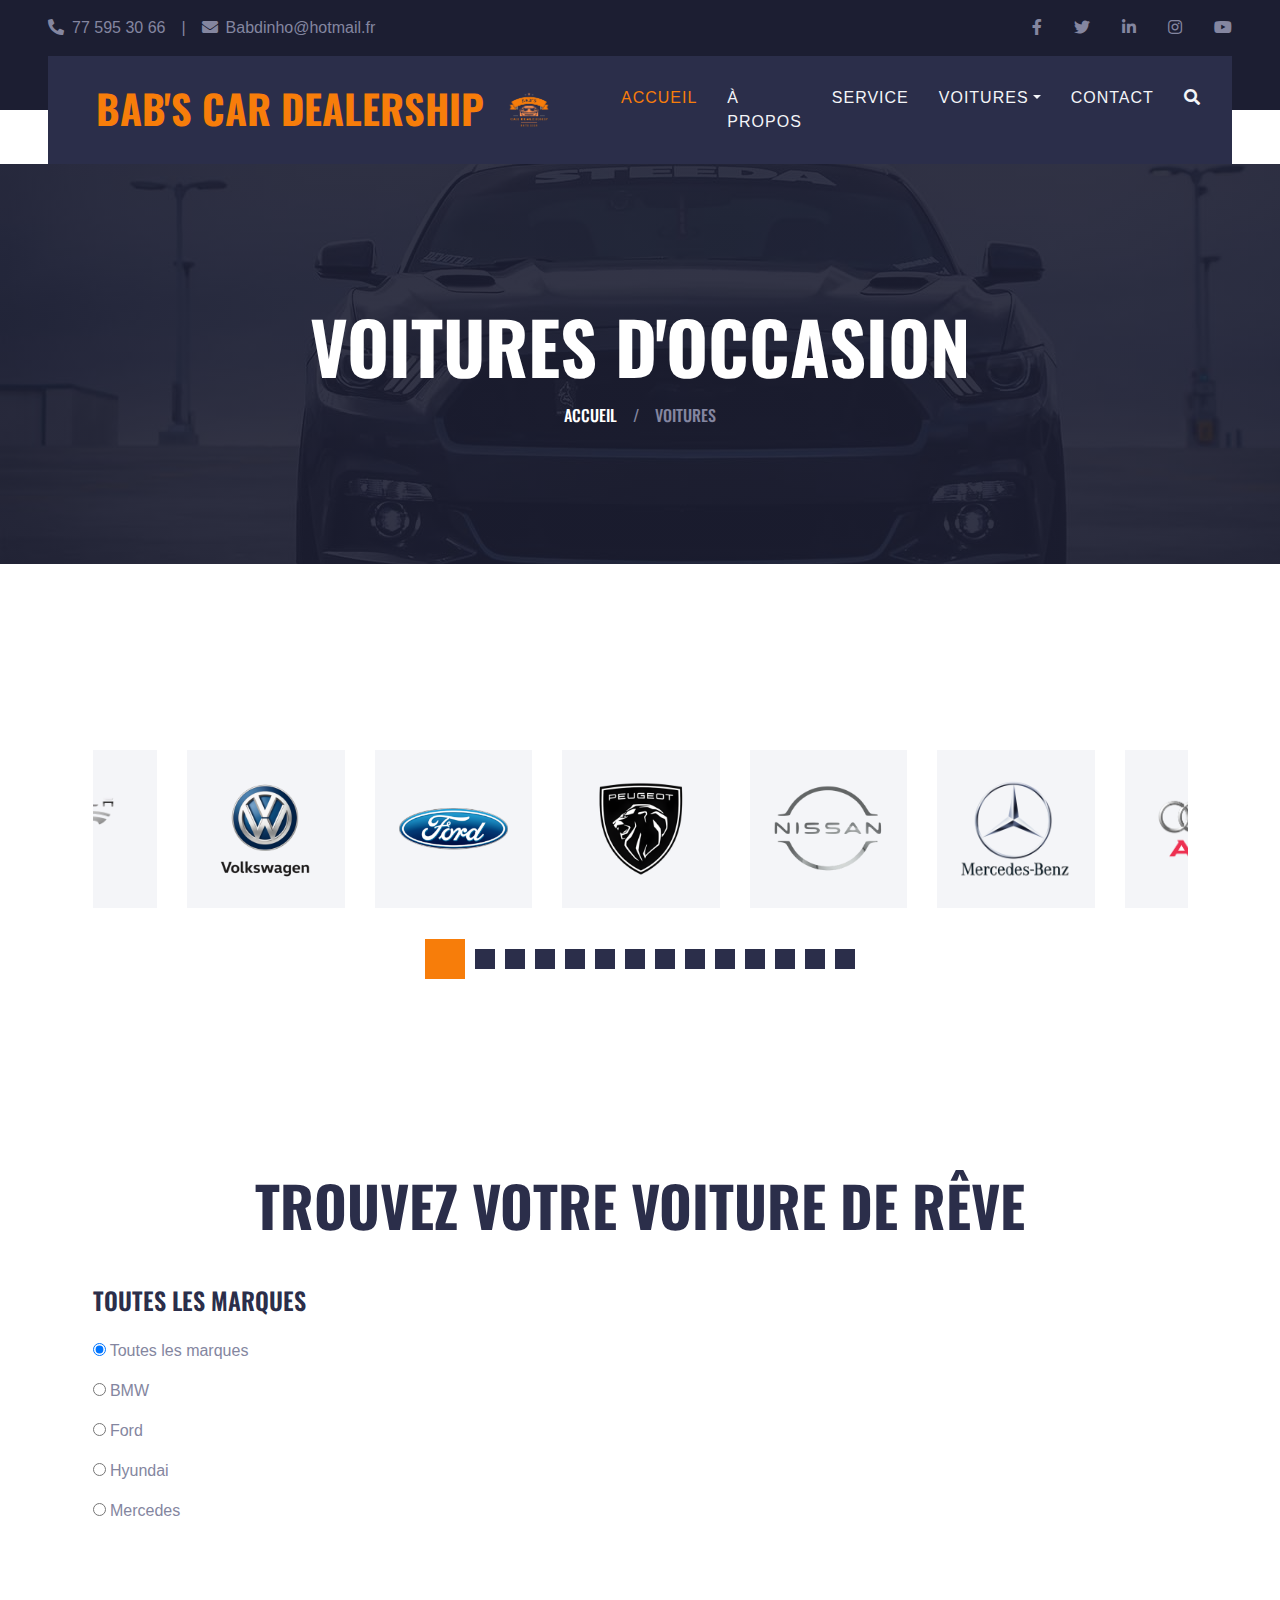
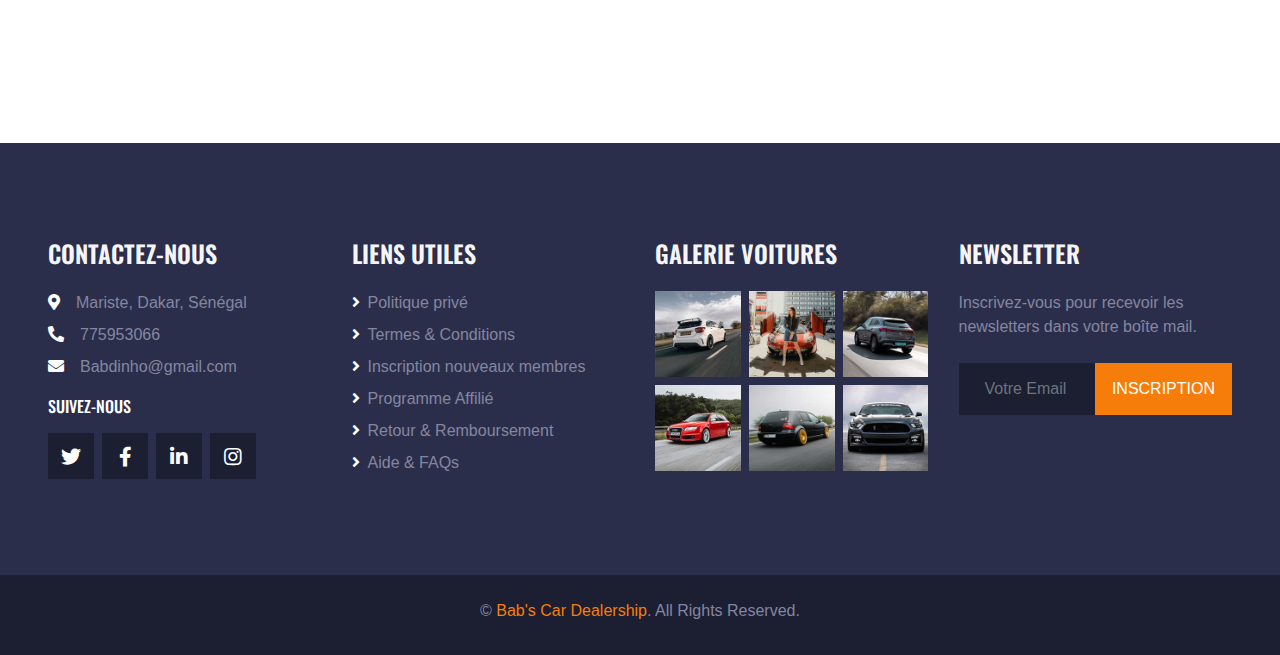
<file: src/main/resources/static/used-cars.html>
<!DOCTYPE html>
<html lang="en">

<head>
  <meta charset="utf-8">
  <title>Bab's Car Dealership</title>
  <meta content="width=device-width, initial-scale=1.0" name="viewport">
  <meta content="Free HTML Templates" name="keywords">
  <meta content="Free HTML Templates" name="description">

  <!-- Favicon -->
  <link href="images/favicon.png" rel="icon">

  <!-- Google Web Fonts -->
  <link rel="preconnect" href="https://fonts.gstatic.com">
  <link href="https://fonts.googleapis.com/css2?family=Oswald:wght@400;500;600;700&family=Rubik&display=swap" rel="stylesheet">

  <!-- Font Awesome -->
  <link href="https://cdnjs.cloudflare.com/ajax/libs/font-awesome/5.15.0/css/all.min.css" rel="stylesheet">

  <!-- Libraries Stylesheet -->
  <link href="lib/owlcarousel/assets/owl.carousel.min.css" rel="stylesheet">
  <link href="lib/tempusdominus/css/tempusdominus-bootstrap-4.min.css" rel="stylesheet" />

  <!-- Customized Bootstrap Stylesheet -->
  <link href="css/bootstrap.min.css" rel="stylesheet">

  <!-- Template Stylesheet -->
  <link href="css/style.css" rel="stylesheet">
</head>

<body>
<!-- Topbar Start -->
<div class="container-fluid bg-dark py-3 px-lg-5 d-none d-lg-block">
  <div class="row">
    <div class="col-md-6 text-center text-lg-left mb-2 mb-lg-0">
      <div class="d-inline-flex align-items-center">
        <a class="text-body pr-3" href=""><i class="fa fa-phone-alt mr-2"></i>77 595 30 66</a>
        <span class="text-body">|</span>
        <a class="text-body px-3" href=""><i class="fa fa-envelope mr-2"></i>Babdinho@hotmail.fr</a>
      </div>
    </div>
    <div class="col-md-6 text-center text-lg-right">
      <div class="d-inline-flex align-items-center">
        <a class="text-body px-3" href="https://www.facebook.com/Babdinho/about">
          <i class="fab fa-facebook-f"></i>
        </a>
        <a class="text-body px-3" href="https://x.com/babdinho?t=13I2G4j6tKeGU0a-EnBRMA&s=09">
          <i class="fab fa-twitter"></i>
        </a>
        <a class="text-body px-3" href="https://sn.linkedin.com/in/babacar-mbaye-5043301b5">
          <i class="fab fa-linkedin-in"></i>
        </a>
        <a class="text-body px-3" href="https://www.instagram.com/bab_mbaye/">
          <i class="fab fa-instagram"></i>
        </a>
        <a class="text-body pl-3" href="https://youtube.com/@babdinhombaye">
          <i class="fab fa-youtube"></i>
        </a>
      </div>
    </div>
  </div>
</div>
<!-- Topbar End -->


<!-- Navbar Start -->
<div class="container-fluid position-relative nav-bar p-0">
  <div class="position-relative px-lg-5" style="z-index: 9;">
    <nav class="navbar navbar-expand-lg bg-secondary navbar-dark py-3 py-lg-0 pl-3 pl-lg-5">
      <a href="index.html" class="navbar-brand d-flex align-items-center">
        <h1 class="text-uppercase text-primary mb-1">Bab's Car Dealership</h1>
        <img id="logo" src="images/Car-Dealership-logo.png" alt="Car-Dealership-logo">
      </a>
      <button type="button" class="navbar-toggler" data-toggle="collapse" data-target="#navbarCollapse">
        <span class="navbar-toggler-icon"></span>
      </button>
      <div class="collapse navbar-collapse justify-content-between px-3" id="navbarCollapse">
        <div class="navbar-nav ml-auto py-0">
          <a href="index.html" class="nav-item nav-link active">ACCUEIL</a>
          <a href="about.html" class="nav-item nav-link">À PROPOS</a>
          <a href="service.html" class="nav-item nav-link">SERVICE</a>
          <div class="nav-item dropdown">
            <a href="#" class="nav-link dropdown-toggle" data-toggle="dropdown">VOITURES</a>
            <div class="dropdown-menu rounded-0 m-0">
              <a href="new-cars.html" class="dropdown-item">Voitures Neuves</a>
              <a href="used-cars.html" class="dropdown-item">Voitures D'occasion</a>
              <a href="rental-cars.html" class="dropdown-item">Voitures de Location</a>
            </div>
          </div>
          <a href="contact.html" class="nav-item nav-link">Contact</a>
          <!-- 🔍 Search Icon -->
          <div class="nav-item">
            <a href="#" class="nav-link" id="search-icon">
              <i class="fas fa-search"></i>
            </a>
          </div>
        </div>

        <!-- 🔍 Hidden Search Form -->
        <form id="search-form" class="search-form ml-3">
          <input type="text" placeholder="Rechercher..." name="search">
        </form>

      </div>
    </nav>
  </div>
</div>
<!-- Navbar End -->


<!-- Page Header Start -->
<div class="container-fluid page-header">
  <h1 class="display-3 text-uppercase text-white mb-3">Voitures d'occasion</h1>
  <div class="d-inline-flex text-white">
    <h6 class="text-uppercase m-0"><a class="text-white" href="index.html">Accueil</a></h6>
    <h6 class="text-body m-0 px-3">/</h6>
    <h6 class="text-uppercase text-body m-0">Voitures</h6>
  </div>
</div>
<!-- Page Header Start -->

<!-- Vendor Start -->
<div class="container-fluid py-5">
  <div class="container py-5">
    <div class="owl-carousel vendor-carousel">
      <div class="bg-light p-4 vendor-logo" data-brand="peugeot">
        <img src="images/vendor-1.png" alt="Peugeot">
      </div>
      <div class="bg-light p-4 vendor-logo" data-brand="nissan">
        <img src="images/vendor-2.png" alt="Nissan">
      </div>
      <div class="bg-light p-4 vendor-logo" data-brand="mercedes">
        <img src="images/vendor-3.png" alt="Mercedes">
      </div>
      <div class="bg-light p-4 vendor-logo" data-brand="audi">
        <img src="images/vendor-4.png" alt="Audi">
      </div>
      <div class="bg-light p-4 vendor-logo" data-brand="porsche">
        <img src="images/vendor-5.png" alt="Porsche">
      </div>
      <div class="bg-light p-4 vendor-logo" data-brand="chevrolet">
        <img src="images/vendor-6.png" alt="Chevrolet">
      </div>
      <div class="bg-light p-4 vendor-logo" data-brand="bmw">
        <img src="images/vendor-7.png" alt="BMW">
      </div>
      <div class="bg-light p-4 vendor-logo" data-brand="ferrari">
        <img src="images/vendor-8.png" alt="Ferrari">
      </div>
      <div class="bg-light p-4 vendor-logo" data-brand="renault">
        <img src="images/vendor-9.png" alt="Renault">
      </div>
      <div class="bg-light p-4 vendor-logo" data-brand="hyundai">
        <img src="images/vendor-10.png" alt="Hyundai">
      </div>
      <div class="bg-light p-4 vendor-logo" data-brand="toyota">
        <img src="images/vendor-11.png" alt="Toyota">
      </div>
      <div class="bg-light p-4 vendor-logo" data-brand="tesla">
        <img src="images/vendor-12.png" alt="Tesla">
      </div>
      <div class="bg-light p-4 vendor-logo" data-brand="volkswagen">
        <img src="images/vendor-13.png" alt="Volkswagen">
      </div>
      <div class="bg-light p-4 vendor-logo" data-brand="ford">
        <img src="images/vendor-14.png" alt="Ford">
      </div>
    </div>
  </div>
</div>
<!-- Vendor End -->

<!-- Buy A Car Start -->
<div class="container-fluid py-5">
  <div class="container pt-5 pb-3">
    <h1 class="display-4 text-uppercase text-center mb-5">Trouvez votre voiture de rêve</h1>
    <div class="row">

      <!-- Colonne Filtres -->
      <div class="col-lg-3 mb-5">
        <h4 class="text-uppercase mb-4">Toutes les marques</h4>
        <ul class="list-unstyled">

          <!-- Bouton Toutes les marques -->
          <li class="mb-2">
            <label style="cursor: pointer;">
              <input type="radio" name="brand" value="all" checked> Toutes les marques
            </label>
          </li>

          <!-- Marques individuelles -->

          <li class="mb-2">
            <label style="cursor: pointer;">
              <input type="radio" name="brand" value="bmw"> BMW
            </label>
          </li>
          <li class="mb-2">
            <label style="cursor: pointer;">
              <input type="radio" name="brand" value="ford"> Ford
            </label>
          </li>
          <li class="mb-2">
            <label style="cursor: pointer;">
              <input type="radio" name="brand" value="hyundai"> Hyundai
            </label>
          </li>
          <li class="mb-2">
            <label style="cursor: pointer;">
              <input type="radio" name="brand" value="mercedes"> Mercedes
            </label>
          </li>
        </ul>
      </div>

      <div class="col-lg-9">
        <div class="row" id="car-list">


          <!-- Les voitures viendront ici via JS -->
        </div>

        </div>
      </div>
    </div>
  </div>
<!-- Buy A Car End -->

  <!-- Footer Start -->
  <div class="container-fluid bg-secondary py-5 px-sm-3 px-md-5" style="margin-top: 90px;">
    <div class="row pt-5">
      <div class="col-lg-3 col-md-6 mb-5">
        <h4 class="text-uppercase text-light mb-4">Contactez-nous</h4>
        <p class="mb-2"><i class="fa fa-map-marker-alt text-white mr-3"></i>Mariste, Dakar, Sénégal</p>
        <p class="mb-2"><i class="fa fa-phone-alt text-white mr-3"></i>775953066</p>
        <p><i class="fa fa-envelope text-white mr-3"></i>Babdinho@gmail.com</p>
        <h6 class="text-uppercase text-white py-2">Suivez-nous</h6>
        <div class="d-flex justify-content-start">
          <a class="btn btn-lg btn-dark btn-lg-square mr-2" href="#"><i class="fab fa-twitter"></i></a>
          <a class="btn btn-lg btn-dark btn-lg-square mr-2" href="#"><i class="fab fa-facebook-f"></i></a>
          <a class="btn btn-lg btn-dark btn-lg-square mr-2" href="#"><i class="fab fa-linkedin-in"></i></a>
          <a class="btn btn-lg btn-dark btn-lg-square" href="#"><i class="fab fa-instagram"></i></a>
        </div>
      </div>
      <div class="col-lg-3 col-md-6 mb-5">
        <h4 class="text-uppercase text-light mb-4">Liens utiles</h4>
        <div class="d-flex flex-column justify-content-start">
          <a class="text-body mb-2" href="#"><i class="fa fa-angle-right text-white mr-2"></i>Politique privé</a>
          <a class="text-body mb-2" href="#"><i class="fa fa-angle-right text-white mr-2"></i>Termes & Conditions</a>
          <a class="text-body mb-2" href="#"><i class="fa fa-angle-right text-white mr-2"></i>Inscription nouveaux membres</a>
          <a class="text-body mb-2" href="#"><i class="fa fa-angle-right text-white mr-2"></i>Programme Affilié</a>
          <a class="text-body mb-2" href="#"><i class="fa fa-angle-right text-white mr-2"></i>Retour & Remboursement</a>
          <a class="text-body" href="#"><i class="fa fa-angle-right text-white mr-2"></i>Aide & FAQs</a>
        </div>
      </div>
      <div class="col-lg-3 col-md-6 mb-5">
        <h4 class="text-uppercase text-light mb-4">Galerie Voitures</h4>
        <div class="row mx-n1">
          <div class="col-4 px-1 mb-2">
            <a href=""><img class="w-100" src="images/gallery-1.jpg" alt=""></a>
          </div>
          <div class="col-4 px-1 mb-2">
            <a href=""><img class="w-100" src="images/gallery-2.jpg" alt=""></a>
          </div>
          <div class="col-4 px-1 mb-2">
            <a href=""><img class="w-100" src="images/gallery-3.jpg" alt=""></a>
          </div>
          <div class="col-4 px-1 mb-2">
            <a href=""><img class="w-100" src="images/gallery-4.jpg" alt=""></a>
          </div>
          <div class="col-4 px-1 mb-2">
            <a href=""><img class="w-100" src="images/gallery-5.jpg" alt=""></a>
          </div>
          <div class="col-4 px-1 mb-2">
            <a href=""><img class="w-100" src="images/gallery-6.jpg" alt=""></a>
          </div>
        </div>
      </div>
      <div class="col-lg-3 col-md-6 mb-5">
        <h4 class="text-uppercase text-light mb-4">Newsletter</h4>
        <p class="mb-4">Inscrivez-vous pour recevoir les newsletters dans votre boîte mail.</p>
        <div class="w-100 mb-3">
          <div class="input-group">
            <input type="text" class="form-control bg-dark border-dark" style="padding: 25px;" placeholder="Votre Email">
            <div class="input-group-append">
              <button class="btn btn-primary text-uppercase px-3">Inscription</button>
            </div>
          </div>
        </div>
      </div>
    </div>
  </div>
  <div class="container-fluid bg-dark py-4 px-sm-3 px-md-5">
    <p class="mb-2 text-center text-body">&copy; <a href="#">Bab's Car Dealership</a>. All Rights Reserved.</p>
  </div>
  <!-- Footer End -->


  <!-- Back to the Top -->
  <a href="#" class="btn btn-lg btn-primary btn-lg-square back-to-top"><i class="fa fa-angle-double-up"></i></a>


  <!-- JavaScript Libraries -->
  <script src="https://code.jquery.com/jquery-3.4.1.min.js"></script>
  <script src="https://stackpath.bootstrapcdn.com/bootstrap/4.4.1/js/bootstrap.bundle.min.js"></script>
  <script src="lib/easing/easing.min.js"></script>
  <script src="lib/waypoints/waypoints.min.js"></script>
  <script src="lib/owlcarousel/owl.carousel.min.js"></script>
  <script src="lib/tempusdominus/js/moment.min.js"></script>
  <script src="lib/tempusdominus/js/moment-timezone.min.js"></script>
  <script src="lib/tempusdominus/js/tempusdominus-bootstrap-4.min.js"></script>

  <!-- Template Javascript -->
  <script src="js/main.js"></script>
<script src="js/fetch-used-cars.js"></script>

</body>

</html>
</file>
<file: src/main/resources/static/css/style.css>
/********** Template CSS **********/
:root {
    --primary: #F77D0A;
    --secondary: #2B2E4A;
    --light: #F4F5F8;
    --dark: #1C1E32;
}

#logo {
    display: inline-block;
    margin: 15px; /* margin: 20px was off */
    float: left;
    height: 60px;
    width: auto; /* correct proportions to specified height */
    border-radius: 50%; /* makes it a circle */
}

h1,
h2,
.font-weight-bold {
    font-weight: 700 !important;
}

h3,
h4,
.font-weight-semi-bold {
    font-weight: 600 !important;
}

h5,
h6,
.font-weight-medium {
    font-weight: 500 !important;
}

.btn-square {
    width: 36px;
    height: 36px;
}

.btn-sm-square {
    width: 28px;
    height: 28px;
}

.btn-lg-square {
    width: 46px;
    height: 46px;
}

.btn-square,
.btn-sm-square,
.btn-lg-square {
    padding-left: 0;
    padding-right: 0;
    text-align: center;
}

.back-to-top {
    position: fixed;
    display: none;
    right: 30px;
    bottom: 30px;
    z-index: 99;
}

.nav-bar::before {
    position: absolute;
    content: "";
    width: 100%;
    height: 50%;
    top: 0;
    left: 0;
    background: var(--dark);
}

.nav-bar::after {
    position: absolute;
    content: "";
    width: 100%;
    height: 50%;
    bottom: 0;
    left: 0;
    background: #ffffff;
}

.navbar-dark .navbar-nav .nav-link {
    padding: 30px 15px;
    font-size: 16px;
    font-weight: 500;
    letter-spacing: 1px;
    text-transform: uppercase;
    color: var(--light);
    outline: none;
}

.navbar-dark .navbar-nav .nav-link:hover,
.navbar-dark .navbar-nav .nav-link.active {
    color: var(--primary);
}

@media (max-width: 991.98px) {
    .navbar-dark .navbar-nav .nav-link  {
        padding: 10px 15px;
    }
}

.carousel-caption {
    top: 0;
    left: 0;
    right: 0;
    bottom: 0;
    background: rgba(28, 30, 50, .7);
    z-index: 1;
}

@media (max-width: 576px) {
    .carousel-caption h4 {
        font-size: 18px;
        font-weight: 500 !important;
    }

    .carousel-caption h1 {
        font-size: 30px;
        font-weight: 600 !important;
    }
}

.page-header {
    height: 400px;
    margin-bottom: 90px;
    display: flex;
    flex-direction: column;
    align-items: center;
    justify-content: center;
    background: linear-gradient(rgba(28, 30, 50, .9), rgba(28, 30, 50, .9)), url(../images/bg-banner.jpg);
    background-attachment: fixed;
}

@media (max-width: 991.98px) {
    .page-header {
        height: 300px;
    }
}

.service-item {
    height: 320px;
    background: var(--light);
    transition: .5s;
}

.service-item:hover,
.service-item.active {
    background: var(--secondary);
}

.service-item h1,
.service-item h4 {
    transition: .5s;
}

.service-item:hover h1,
.service-item.active h1 {
    color: var(--dark) !important;
}

.service-item:hover h4,
.service-item.active h4 {
    color: var(--light);
}

.rent-item {
    padding: 30px;
    text-align: center;
    background: var(--light);
    transition: .5s;
}

.rent-item:hover,
.rent-item.active {
    background: var(--secondary);
}

.rent-item h4 {
    transition: .5s;
}

.rent-item:hover h4,
.rent-item.active h4 {
    color: var(--light);
}

.team-item {
    padding: 30px 30px 0 30px;
    text-align: center;
    background: var(--light);
    transition: .5s;
}

.team-item:hover,
.owl-item.center .team-item {
    background: var(--secondary);
}

.team-item h4 {
    transition: .5s;
}

.owl-item.center .team-item h4,
.owl-item.center .rent-item h4 {
    color: var(--light);
}

.team-item .team-social {
    top: 0;
    left: 0;
    opacity: 0;
    transition: .5s;
    background: var(--light);
}

.owl-item.center .team-item .team-social,
.owl-item.center .rent-item {
    background: var(--secondary);
}

.team-item:hover .team-social {
    opacity: 1;
    background: var(--secondary);
}

.team-carousel .owl-nav,
.related-carousel .owl-nav {
    position: absolute;
    width: 100%;
    height: 60px;
    top: calc(50% - 30px);
    left: 0;
    display: flex;
    justify-content: space-between;
    z-index: 1;
}

.team-carousel .owl-nav .owl-prev,
.team-carousel .owl-nav .owl-next,
.related-carousel .owl-nav .owl-prev,
.related-carousel .owl-nav .owl-next {
    position: relative;
    width: 60px;
    height: 60px;
    display: flex;
    align-items: center;
    justify-content: center;
    color: #FFFFFF;
    background: var(--primary);
    font-size: 22px;
    transition: .5s;
}

.team-carousel .owl-nav .owl-prev:hover,
.team-carousel .owl-nav .owl-next:hover,
.related-carousel .owl-nav .owl-prev:hover,
.related-carousel .owl-nav .owl-next:hover {
    background: var(--secondary);
}

.vendor-carousel .owl-dots,
.testimonial-carousel .owl-dots {
    margin-top: 30px;
    display: flex;
    align-items: center;
    justify-content: center;
}

.vendor-carousel .owl-dot,
.testimonial-carousel .owl-dot {
    position: relative;
    display: inline-block;
    margin: 0 5px;
    width: 20px;
    height: 20px;
    background: var(--secondary);
    transition: .5s;
}

.vendor-carousel .owl-dot.active,
.testimonial-carousel .owl-dot.active {
    width: 40px;
    height: 40px;
    background: var(--primary);
}

.testimonial-carousel .owl-item img {
    width: 80px;
    height: 80px;
}

.testimonial-carousel .owl-item .testimonial-item {
    height: 350px;
    transition: .5s;
    background: var(--light);
}

.testimonial-carousel .owl-item.center .testimonial-item {
    background: var(--secondary);
}

.testimonial-carousel .owl-item .testimonial-item h1,
.testimonial-carousel .owl-item .testimonial-item h4 {
    transition: .5s;
}

.testimonial-carousel .owl-item.center .testimonial-item h1 {
    color: var(--dark) !important;
}

.testimonial-carousel .owl-item.center .testimonial-item h4 {
    color: var(--light);
}

.bg-banner {
    background: linear-gradient(rgba(28, 30, 50, .9), rgba(28, 30, 50, .9)), url(../images/bg-banner.jpg);
    background-attachment: fixed;
}

/* Search Form Style */
.search-form {
    display: none;
    position: absolute;
    top: 70px; /* slightly below navbar */
    right: 20px;
    background: white;
    padding: 8px 12px;
    border-radius: 5px;
    box-shadow: 0 4px 10px rgba(0,0,0,0.2);
    z-index: 999;
}

.search-form input[type="text"] {
    width: 200px;
    padding: 5px 10px;
    border: 1px solid #ccc;
    border-radius: 4px;
}



/* --- Global reset --- */
body {
    font-family: Arial, sans-serif;
    margin: 0;
    padding: 0;
}

/* --- Container --- */
.container {
    width: 90%;
    margin: 0 auto;
}

/* --- Big Image Styling --- */
.big-image-container {
    width: 100%;
    height: auto;
    overflow: hidden;
}

.big-image-container img {
    width: 100%;
    height: auto;
    object-fit: cover;
}

/* --- Thumbnails Styling --- */
.thumbnail-container {
    position: relative;
    margin-top: 15px;
}

#thumbnails {
    display: flex;
    overflow-x: auto;
    overflow-y: hidden;
    white-space: nowrap;
    scrollbar-width: none; /* For Firefox */
}

#thumbnails::-webkit-scrollbar {
    display: none; /* For Chrome, Safari */
}

#thumbnails img {
    flex: 0 0 auto;
    width: 100px;
    height: 70px;
    object-fit: cover;
    margin-right: 10px;
    cursor: pointer;
    border: 2px solid transparent;
    transition: 0.3s;
}

#thumbnails img.active {
    border: 2px solid #007bff;
}

/* --- Scroll Buttons --- */
.scroll-btn {
    background-color: #007bff;
    border: none;
    color: white;
    font-size: 20px;
    padding: 10px;
    cursor: pointer;
}

.scroll-btn:hover {
    background-color: #0056b3;
}

/* --- Car Details Text --- */
h2, h5, p, ul {
    margin-bottom: 10px;
}

ul {
    padding: 0;
}

ul li {
    margin-bottom: 5px;
}
</file>
